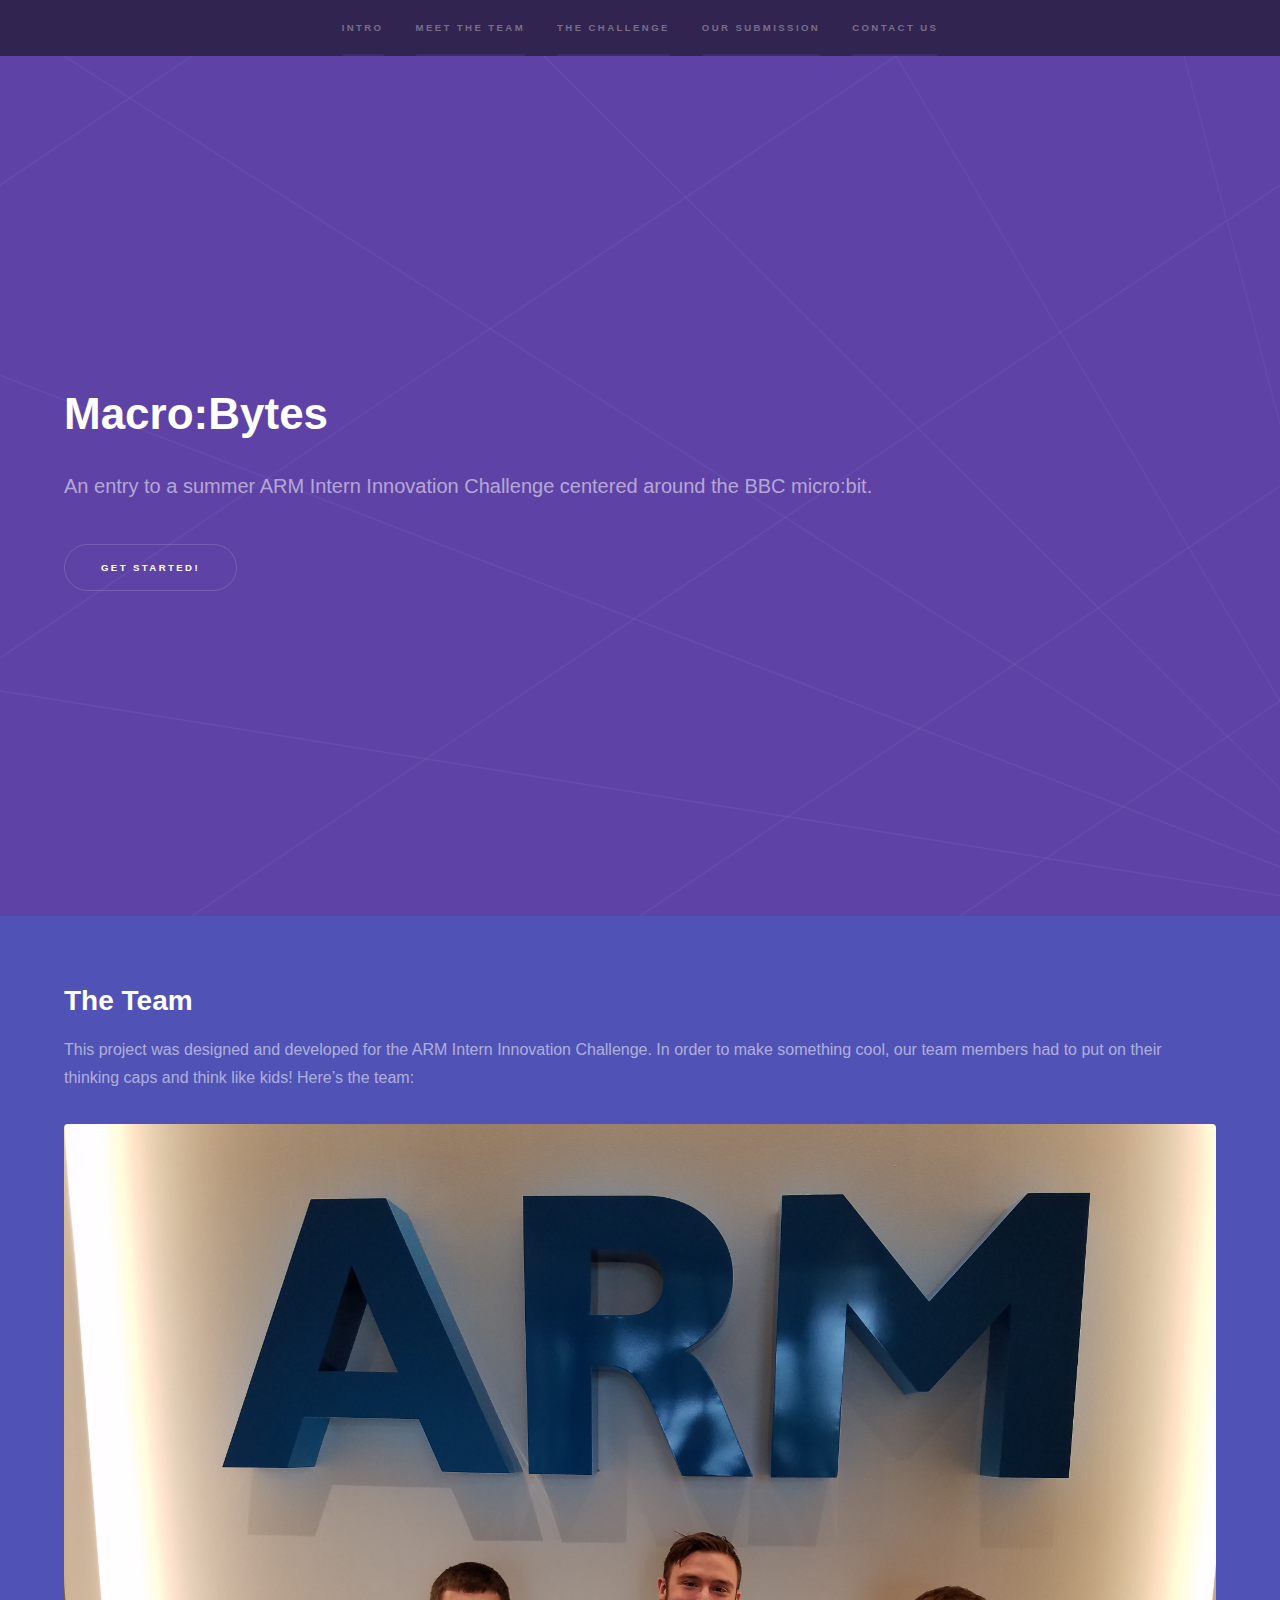
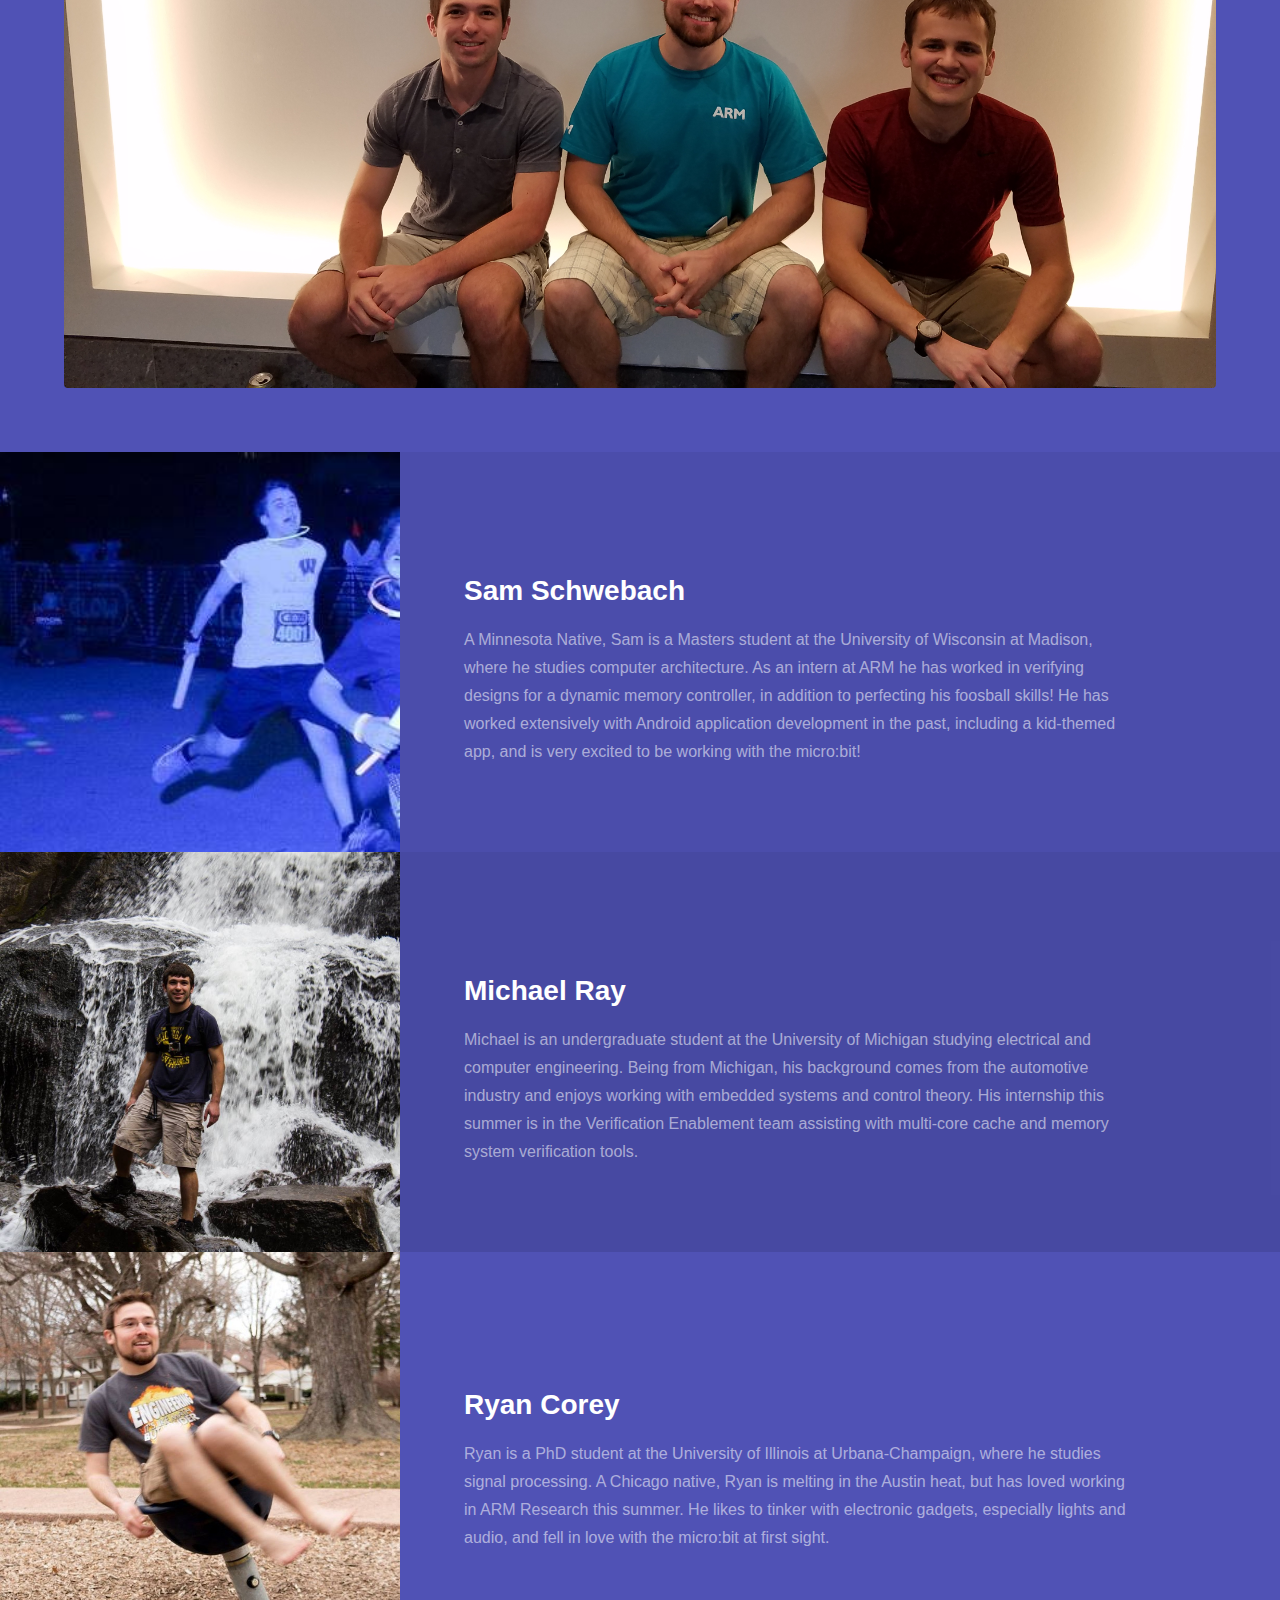
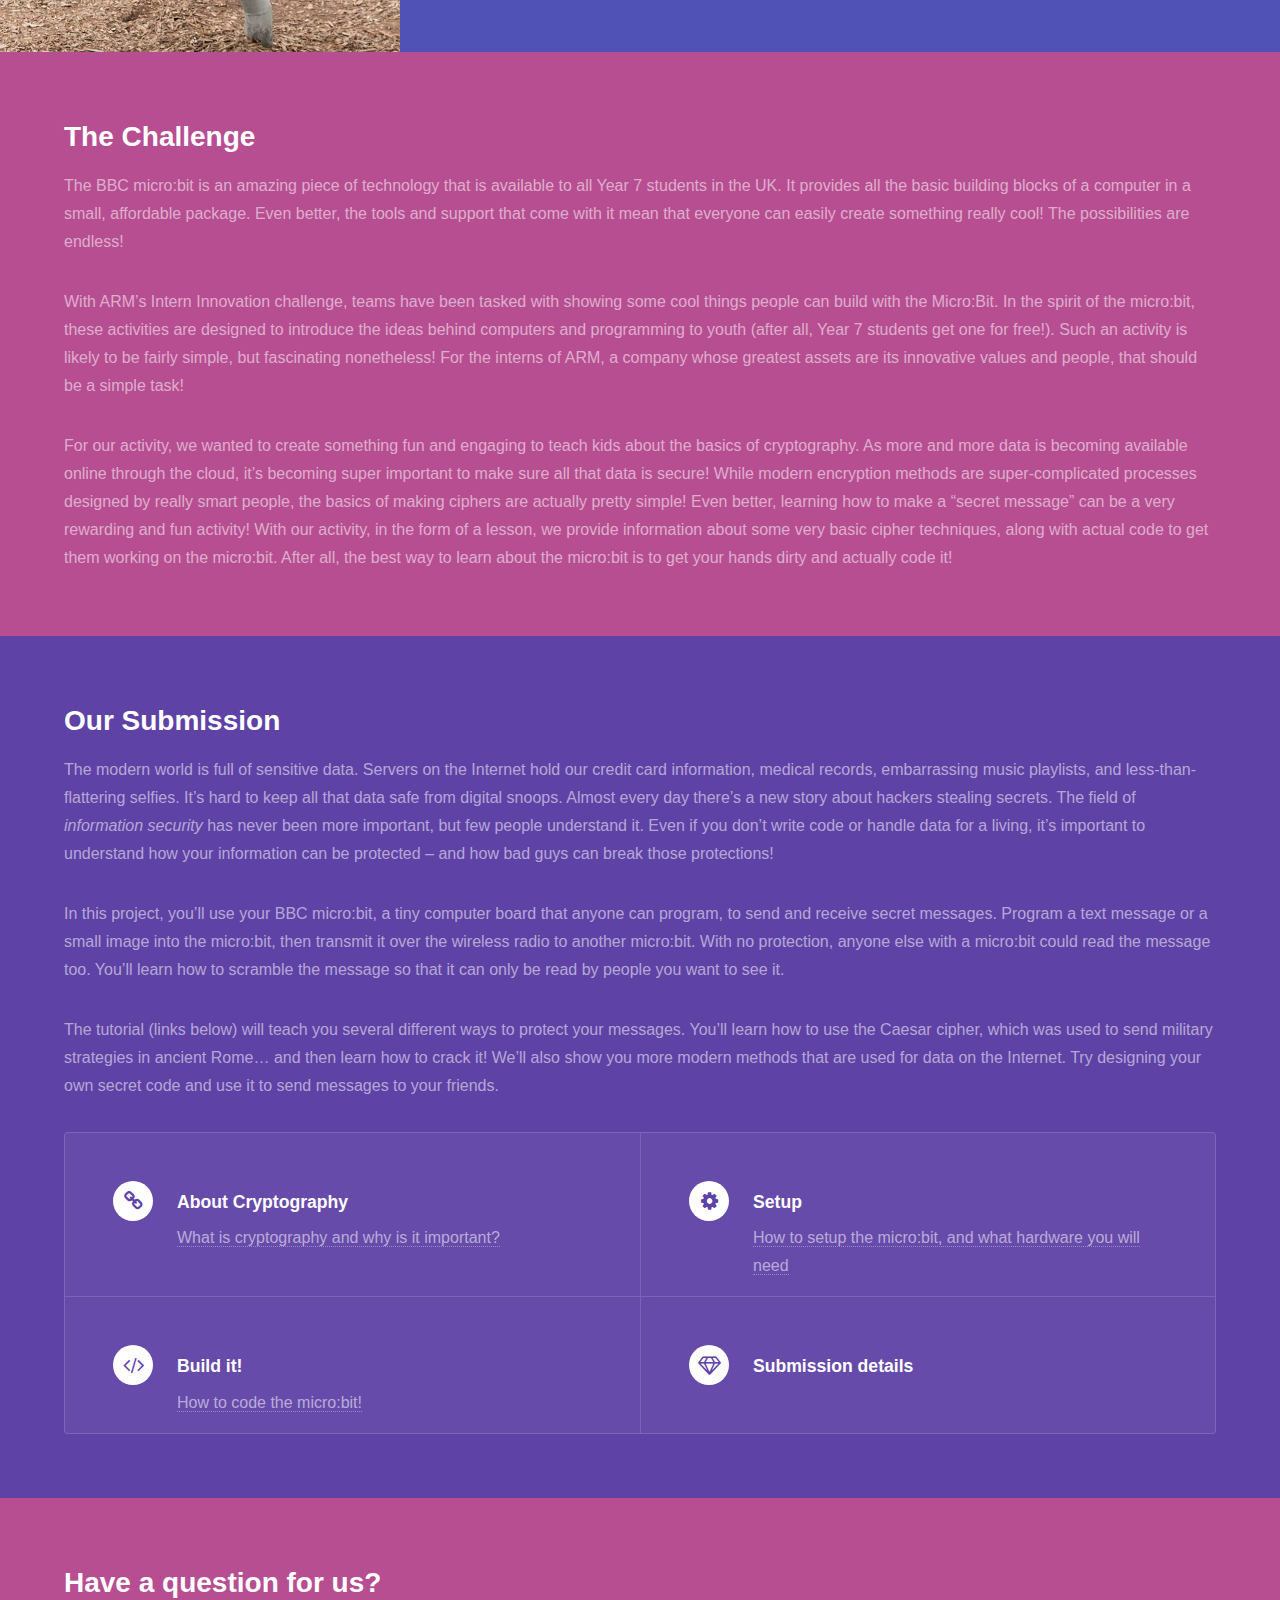
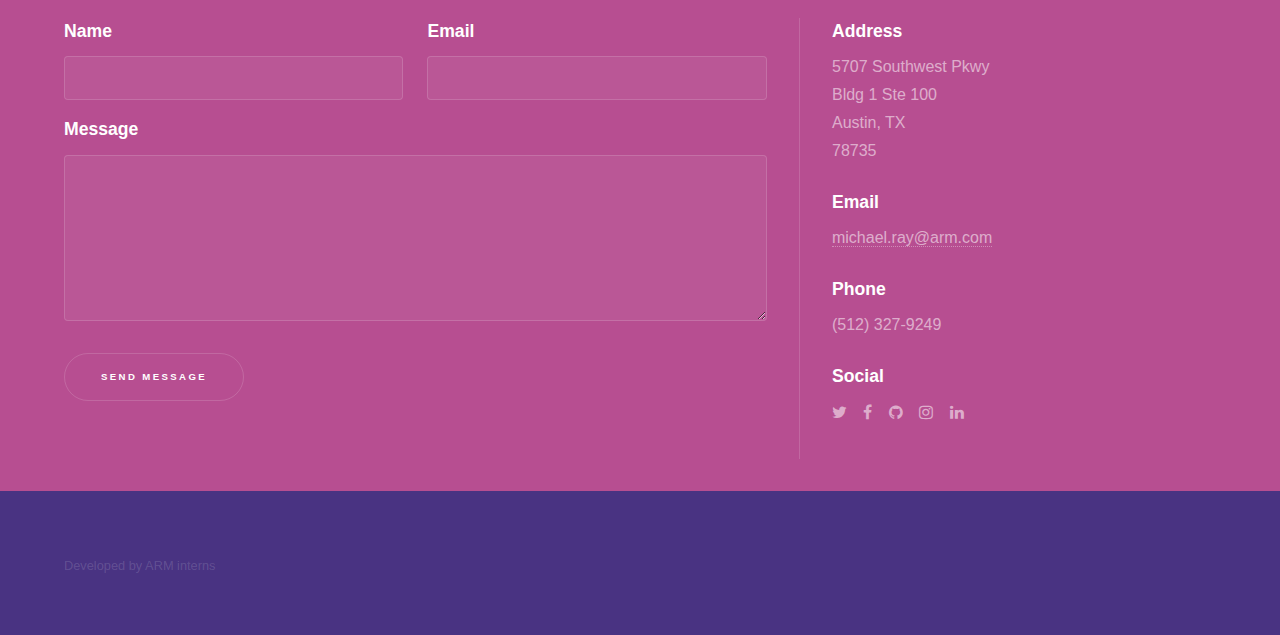
<file: index.html>
<!DOCTYPE HTML>
<html>
	<head>
		<title>Macro:Bytes</title>
		<meta charset="utf-8" />
		<meta name="viewport" content="width=device-width, initial-scale=1" />
		<!--[if lte IE 8]><script src="assets/js/ie/html5shiv.js"></script><![endif]-->
		<link rel="stylesheet" href="assets/css/main.css" />
		<link rel="icon" href="images/favicon.png">
		<!--[if lte IE 9]><link rel="stylesheet" href="assets/css/ie9.css" /><![endif]-->
		<!--[if lte IE 8]><link rel="stylesheet" href="assets/css/ie8.css" /><![endif]-->
	</head>
	<body>

		<!-- Sidebar -->
			<section id="sidebar">
				<div class="inner">
					<nav>
						<ul>
							<li><a href="#intro">Intro</a></li>
							<li><a href="#team">Meet the team</a></li>
							<li><a href="#challenge">The challenge</a></li>
							<li><a href="#submission">Our submission</a></li>
							<li><a href="#contact">Contact Us</a></li>
						</ul>
					</nav>
				</div>
			</section>

		<!-- Wrapper -->
			<div id="wrapper">

				<!-- Intro -->
				<section id="intro" class="wrapper style1 fullscreen fade-up">
					<div class="inner">
						<h1>Macro:Bytes</h1>
						<p>An entry to a summer ARM Intern Innovation Challenge centered around the BBC micro:bit.</p>
						<ul class="actions">
							<li><a href="#team" class="button scrolly">Get Started!</a></li>
						</ul>
					</div>
				</section>

				<!-- team -->
				<section id="team" class="wrapper style2 spotlights">
					<div class="inner">
						<h2>The Team</h2>
						This project was designed and developed for the ARM Intern Innovation Challenge. In order to make something cool, our team members had to put on their thinking caps and think like kids! Here’s the team:<p>
							<div class="12u$"><span class="image fit" ><img src="images/team_pic.jpg" alt="" /></span></div></p>
					</div>
					<section>
						<a href="#" class="image fit" style="margin-bottom: 0em;"><img src="images/sam.jpg" alt="" data-position="center center" /></a>
						<div class="content">
							<div class="inner">
								<h2>Sam Schwebach</h2>
								A Minnesota Native, Sam is a Masters student at the University of Wisconsin at Madison, where he studies computer architecture. As an intern at ARM he has worked in verifying designs for a dynamic memory controller, in addition to perfecting his foosball skills! He has worked extensively with Android application development in the past, including a kid-themed app, and is very excited to be working with the micro:bit!
							</div>
						</div>
					</section>
					<section>
						<a href="#" class="image fit" style="margin-bottom: 0em;"><img src="images/michael.jpg" alt="" data-position="top center" /></a>
						<div class="content">
							<div class="inner">
								<h2>Michael Ray</h2>
								Michael is an undergraduate student at the University of Michigan studying electrical and computer engineering. Being from Michigan, his background comes from the automotive industry and enjoys working with embedded systems and control theory. His internship this summer is in the Verification Enablement team assisting with multi-core cache and memory system verification tools.
								<!-- <ul class="actions">
									<li><a href="#" class="button">Login</a></li>
								</ul> -->
							</div>
						</div>
					</section>
					<section>
						<a href="#" class="image fit" style="margin-bottom: 0em;"><img src="images/ryan.jpg" alt="" data-position="top center" /></a>
						<div class="content">
							<div class="inner">
								<h2>Ryan Corey</h2>
								Ryan is a PhD student at the University of Illinois at Urbana-Champaign, where he studies signal processing. A Chicago native, Ryan is melting in the Austin heat, but has loved working in ARM Research this summer. He likes to tinker with electronic gadgets, especially lights and audio, and fell in love with the micro:bit at first sight.
								<!-- <ul class="actions">
									<li><a href="#" class="button">Login</a></li>
								</ul> -->
							</div>
						</div>
					</section>
				</section>

				<!-- challenge -->
				<section id="challenge" class="wrapper style3 fade-up">
					<div class="inner">
						<h2>The Challenge</h2>
The BBC micro:bit is an amazing piece of technology that is available to all Year 7 students in the UK. It provides all the basic building blocks of a computer in a small, affordable package. Even better, the tools and support that come with it mean that everyone can easily create something really cool! The possibilities are endless! <p><p>
With ARM’s Intern Innovation challenge, teams have been tasked with showing some cool things people can build with the Micro:Bit. In the spirit of the micro:bit, these activities are designed to introduce the ideas behind computers and programming to youth (after all, Year 7 students get one for free!). Such an activity is likely to be fairly simple, but fascinating nonetheless! For the interns of ARM, a company whose greatest assets are its innovative values and people, that should be a simple task!<p>
For our activity, we wanted to create something fun and engaging to teach kids about the basics of cryptography. As more and more data is becoming available online through the cloud, it’s becoming super important to make sure all that data is secure! While modern encryption methods are super-complicated processes designed by really smart people, the basics of making ciphers are actually pretty simple! Even better, learning how to make a “secret message” can be a very rewarding and fun activity! With our activity, in the form of a lesson, we provide information about some very basic cipher techniques, along with actual code to get them working on the micro:bit. After all, the best way to learn about the micro:bit is to get your hands dirty and actually code it!<p> 

					</div>
				</section>

				<!-- submission -->
				<section id="submission" class="wrapper style1 fade-up">
					<div class="inner">
						<h2>Our Submission</h2>
						<p>
							The modern world is full of sensitive data. Servers on the Internet hold our credit card information, medical records, embarrassing music playlists, and less-than-flattering selfies. It’s hard to keep all that data safe from digital snoops. Almost every day there’s a new story about hackers stealing secrets. The field of <i>information security</i> has never been more important, but few people understand it. Even if you don’t write code or handle data for a living, it’s important to understand how your information can be protected – and how bad guys can break those protections!
						</p><p>
						In this project, you’ll use your BBC micro:bit, a tiny computer board that anyone can program, to send and receive secret messages. Program a text message or a small image into the micro:bit, then transmit it over the wireless radio to another micro:bit. With no protection, anyone else with a micro:bit could read the message too. You’ll learn how to scramble the message so that it can only be read by people you want to see it.</p><p>
						The tutorial (links below) will teach you several different ways to protect your messages. You’ll learn how to use the Caesar cipher, which was used to send military strategies in ancient Rome… and then learn how to crack it! We’ll also show you more modern methods that are used for data on the Internet. Try designing your own secret code and use it to send messages to your friends.</p>
						<p>
						<div class="features">
							<section>
								<a href="about.html">
								<span class="icon major fa-chain"></span>
								<h3>About Cryptography</h3>
								What is cryptography and why is it important?
								</a>
							</section>
							<section>
								<a href="setup.html">
								<span class="icon major fa-cog"></span>
								<h3>Setup</h3>
								How to setup the micro:bit, and what hardware you will need
								</a>
							</section>
							<section>
								<a href="build.html">
								<span class="icon major fa-code"></span>
								<h3>Build it!</h3>
								How to code the micro:bit!
								</a>
							</section>
							<section>
								<a href="submission.html">
								<span class="icon major fa-diamond"></span>
								<h3>Submission details</h3>

								</a>
							</section>
						</div>
					</div>
				</section>

				<!-- Three -->
					<section id="contact" class="wrapper style3 fade-up">
						<div class="inner">
							<h2>Have a question for us?</h2>
							<!-- <p>Kyle and Laura aren't allowed to comment.</p> -->
							<div class="split style1">
								<section>
									<form method="post" action="#">
										<div class="field half first">
											<label for="name">Name</label>
											<input type="text" name="name" id="name" />
										</div>
										<div class="field half">
											<label for="email">Email</label>
											<input type="text" name="email" id="email" />
										</div>
										<div class="field">
											<label for="message">Message</label>
											<textarea name="message" id="message" rows="5"></textarea>
										</div>
										<ul class="actions">
											<li><a href="" class="button submit">Send Message</a></li>
										</ul>
									</form>
								</section>
								<section>
									<ul class="contact">
										<li>
											<h3>Address</h3>
											<span>5707 Southwest Pkwy<br />
											Bldg 1 Ste 100<br />
											Austin, TX<br />
											78735</span>
										</li>
										<li>
											<h3>Email</h3>
											<a href="#">michael.ray@arm.com</a>
										</li>
										<li>
											<h3>Phone</h3>
											<span>(512) 327-9249</span>
										</li>
										<li>
											<h3>Social</h3>
											<ul class="icons">
												<li><a href="#" class="fa-twitter"><span class="label">Twitter</span></a></li>
												<li><a href="#" class="fa-facebook"><span class="label">Facebook</span></a></li>
												<li><a href="#" class="fa-github"><span class="label">GitHub</span></a></li>
												<li><a href="#" class="fa-instagram"><span class="label">Instagram</span></a></li>
												<li><a href="#" class="fa-linkedin"><span class="label">LinkedIn</span></a></li>
											</ul>
										</li>
									</ul>
								</section>
							</div>
						</div>
					</section>

			</div>

		<!-- Footer -->
			<footer id="footer" class="wrapper style1-alt">
				<div class="inner">
					<ul class="menu">
						Developed by ARM interns
					</ul>
				</div>
			</footer>
	</body>
</html>
</file>
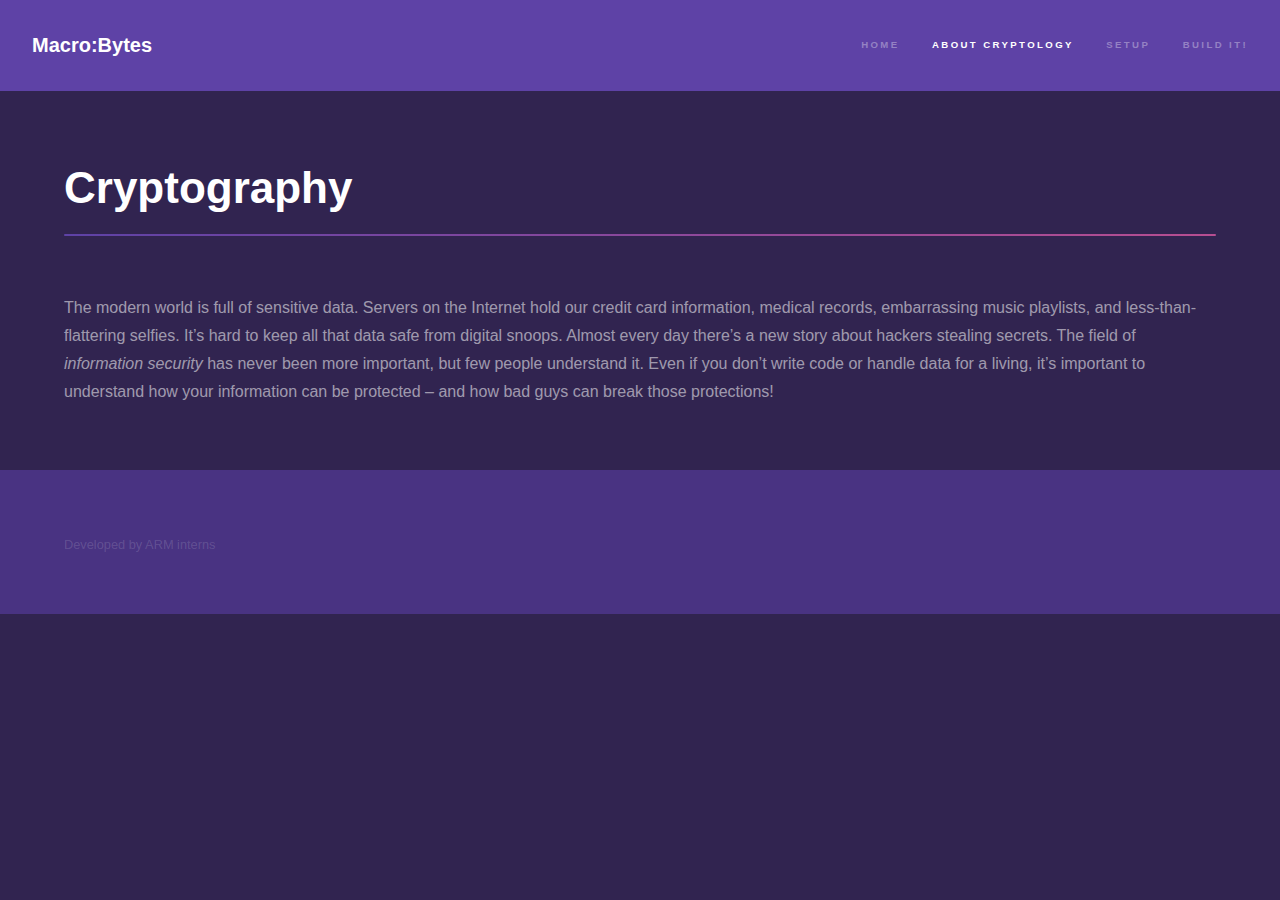
<file: about.html>
<!DOCTYPE HTML>
<!--
	Hyperspace by HTML5 UP
	html5up.net | @ajlkn
	Free for personal and commercial use under the CCA 3.0 license (html5up.net/license)
-->
<html>
	<head>
		<title>Macro:Bytes</title>
		<meta charset="utf-8" />
		<meta name="viewport" content="width=device-width, initial-scale=1" />
		<!--[if lte IE 8]><script src="assets/js/ie/html5shiv.js"></script><![endif]-->
		<link rel="stylesheet" href="assets/css/main.css" />
		<link rel="icon" href="images/favicon.png">
		<!--[if lte IE 9]><link rel="stylesheet" href="assets/css/ie9.css" /><![endif]-->
		<!--[if lte IE 8]><link rel="stylesheet" href="assets/css/ie8.css" /><![endif]-->
	</head>
	<body>

		<!-- Header -->
			<header id="header">
				<a href="index.html" class="title">Macro:Bytes</a>
				<nav>
					<ul>
						<li><a href="index.html">Home</a></li>
						<li><a href="about.html" class="active">About Cryptology</a></li>
						<li><a href="setup.html">Setup</a></li>
						<li><a href="build.html">Build it!</a></li>
					</ul>
				</nav>
			</header>

		<!-- Wrapper -->
			<div id="wrapper">

				<!-- Main -->
					<section id="main" class="wrapper">
						<div class="inner">
							<h1 class="major">Cryptography</h1>
							<p>
								The modern world is full of sensitive data. Servers on the Internet hold our credit card information, medical records, embarrassing music playlists, and less-than-flattering selfies. It’s hard to keep all that data safe from digital snoops. Almost every day there’s a new story about hackers stealing secrets. The field of <i>information security</i> has never been more important, but few people understand it. Even if you don’t write code or handle data for a living, it’s important to understand how your information can be protected – and how bad guys can break those protections!
							</p>
						</div>
					</section>

			</div>

		<!-- Footer -->
			<footer id="footer" class="wrapper style1-alt">
				<div class="inner">
					<ul class="menu">
						Developed by ARM interns
					</ul>
				</div>
			</footer>

		<!-- Scripts -->
			<script src="assets/js/jquery.min.js"></script>
			<script src="assets/js/jquery.scrollex.min.js"></script>
			<script src="assets/js/jquery.scrolly.min.js"></script>
			<script src="assets/js/skel.min.js"></script>
			<script src="assets/js/util.js"></script>
			<!--[if lte IE 8]><script src="assets/js/ie/respond.min.js"></script><![endif]-->
			<script src="assets/js/main.js"></script>

	</body>
</html>
</file>
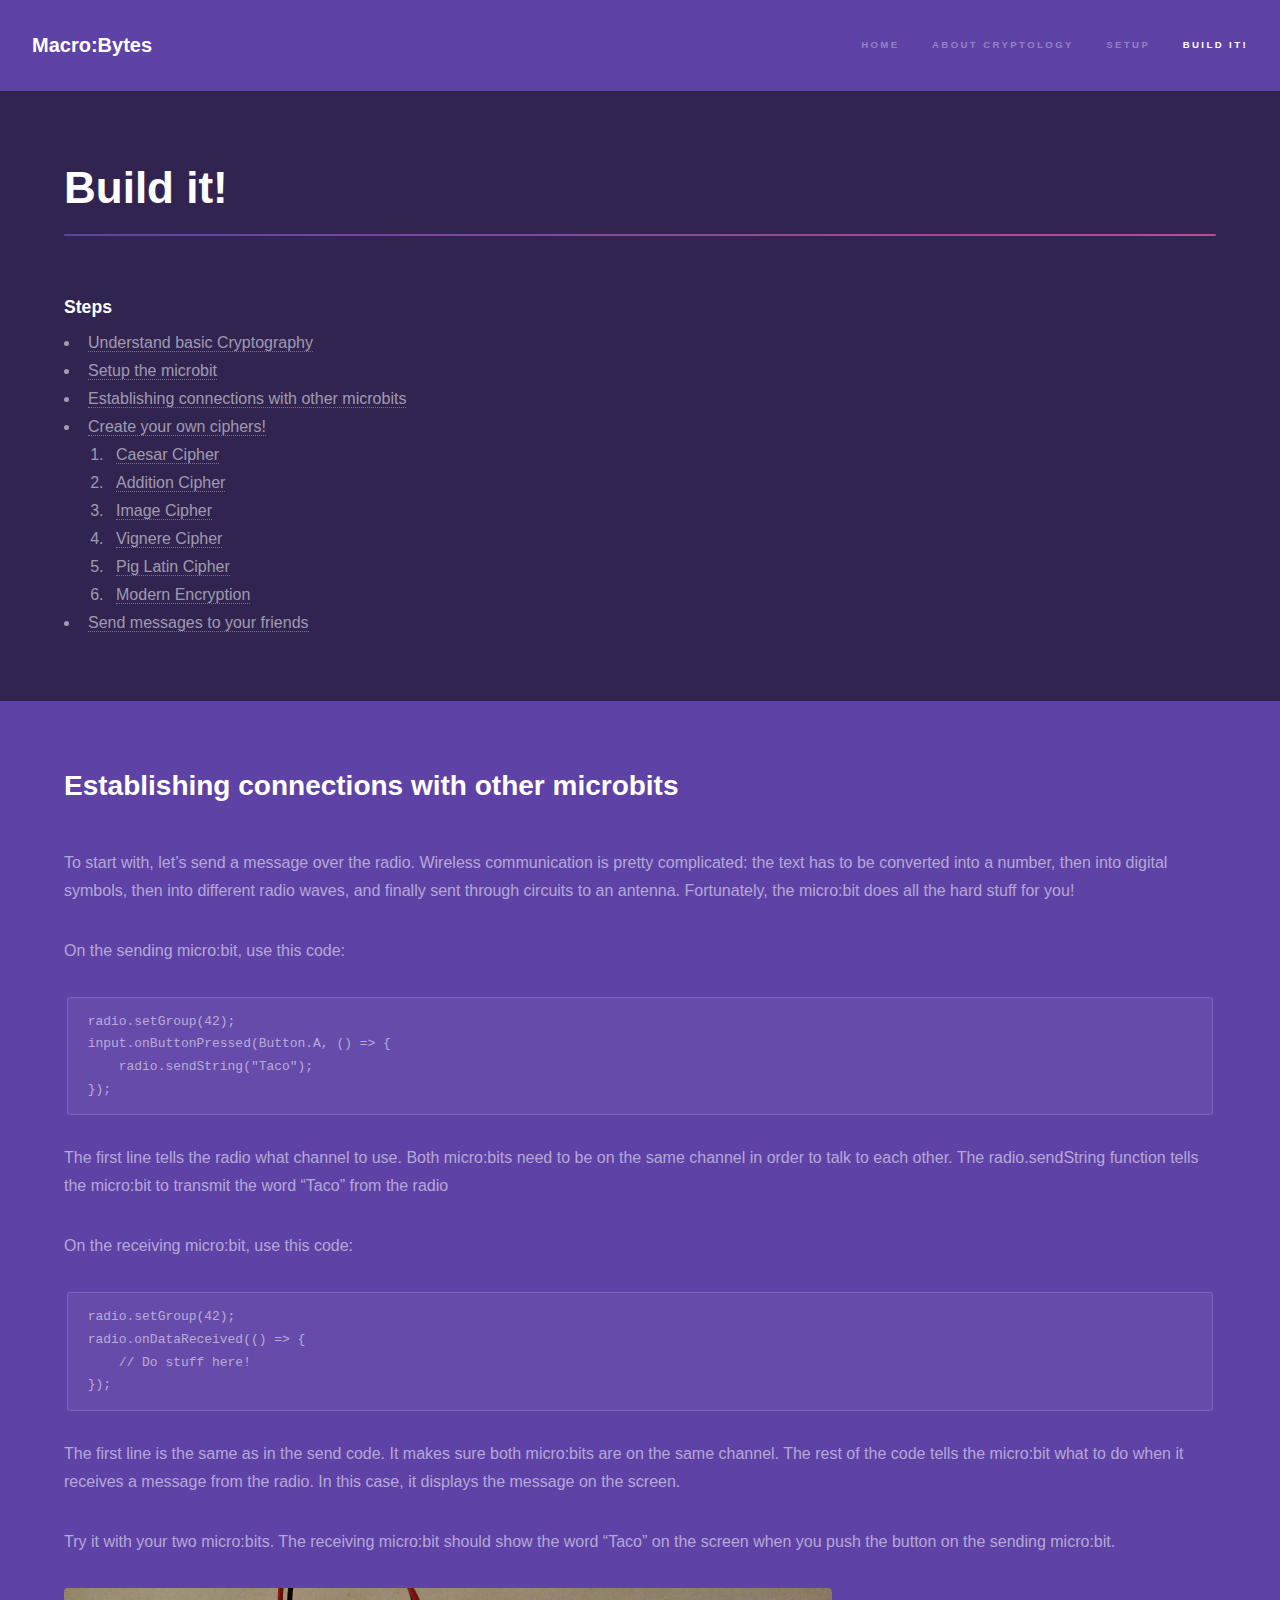
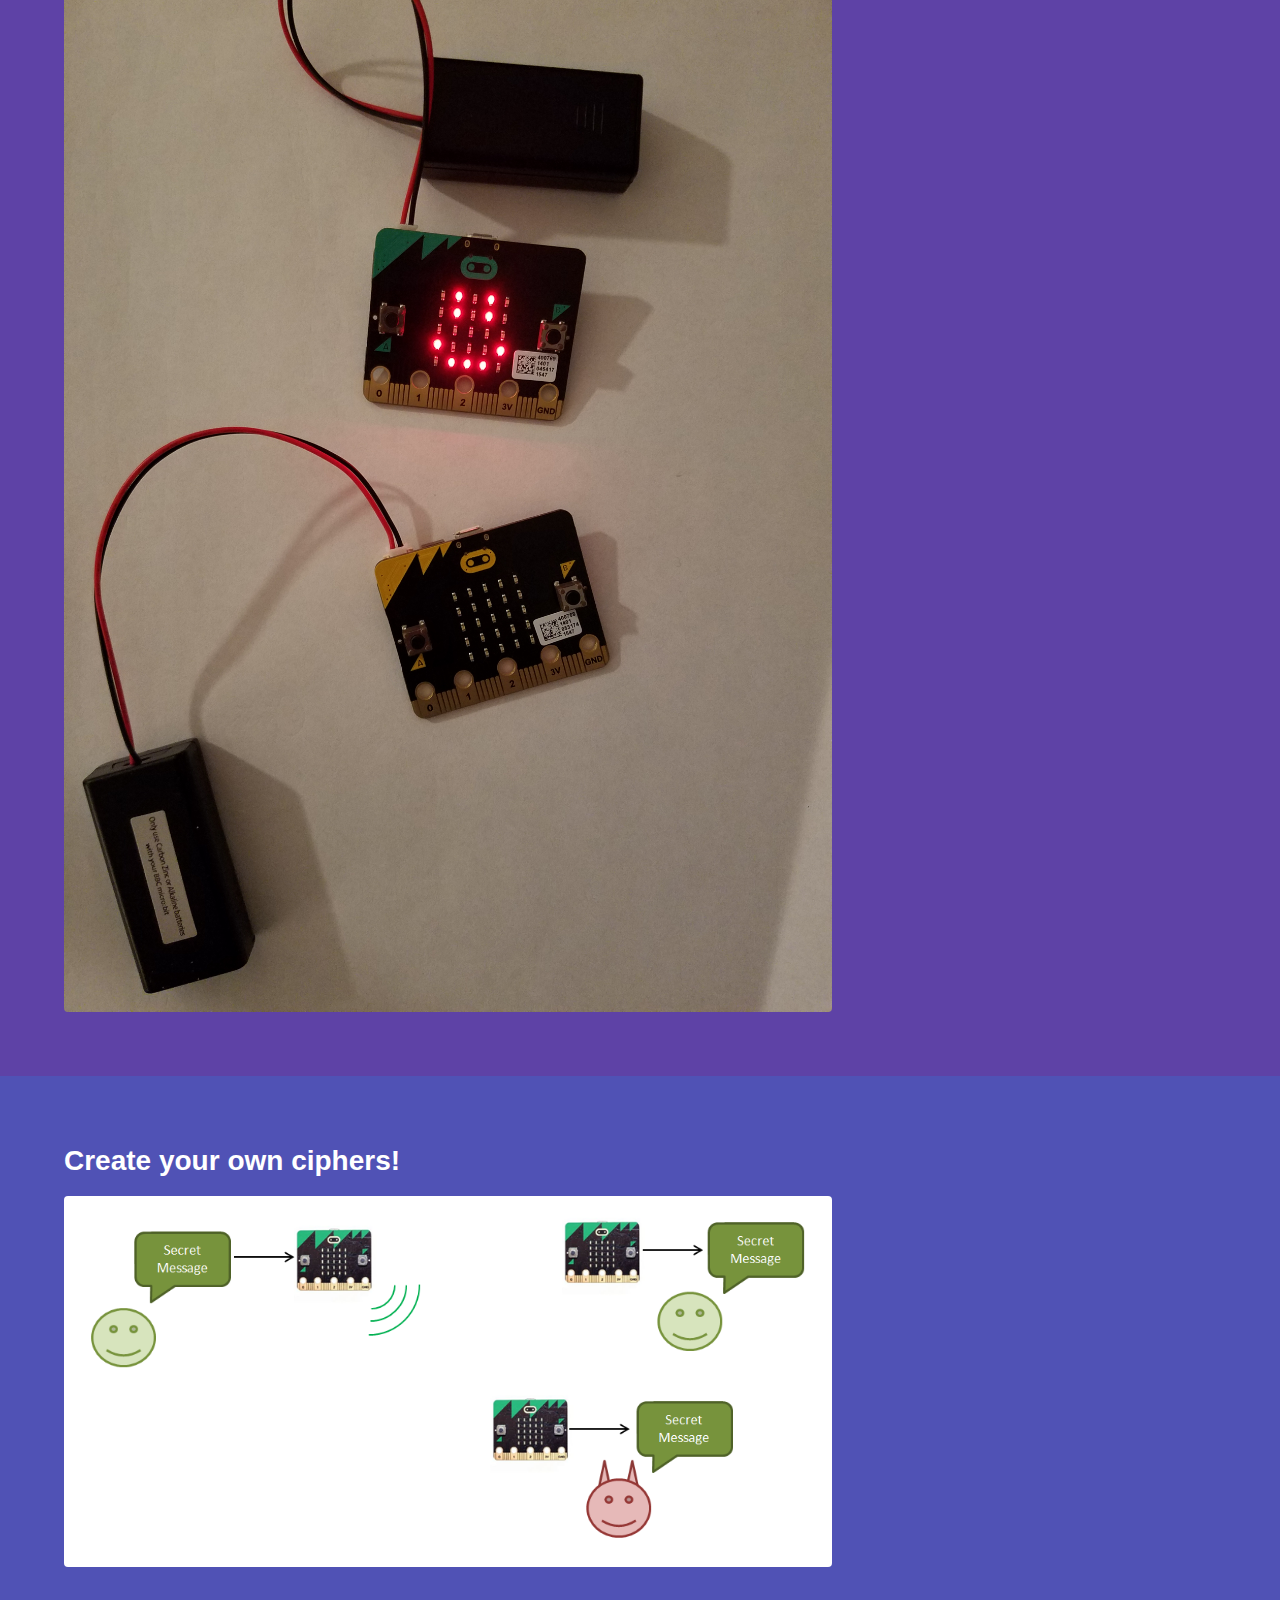
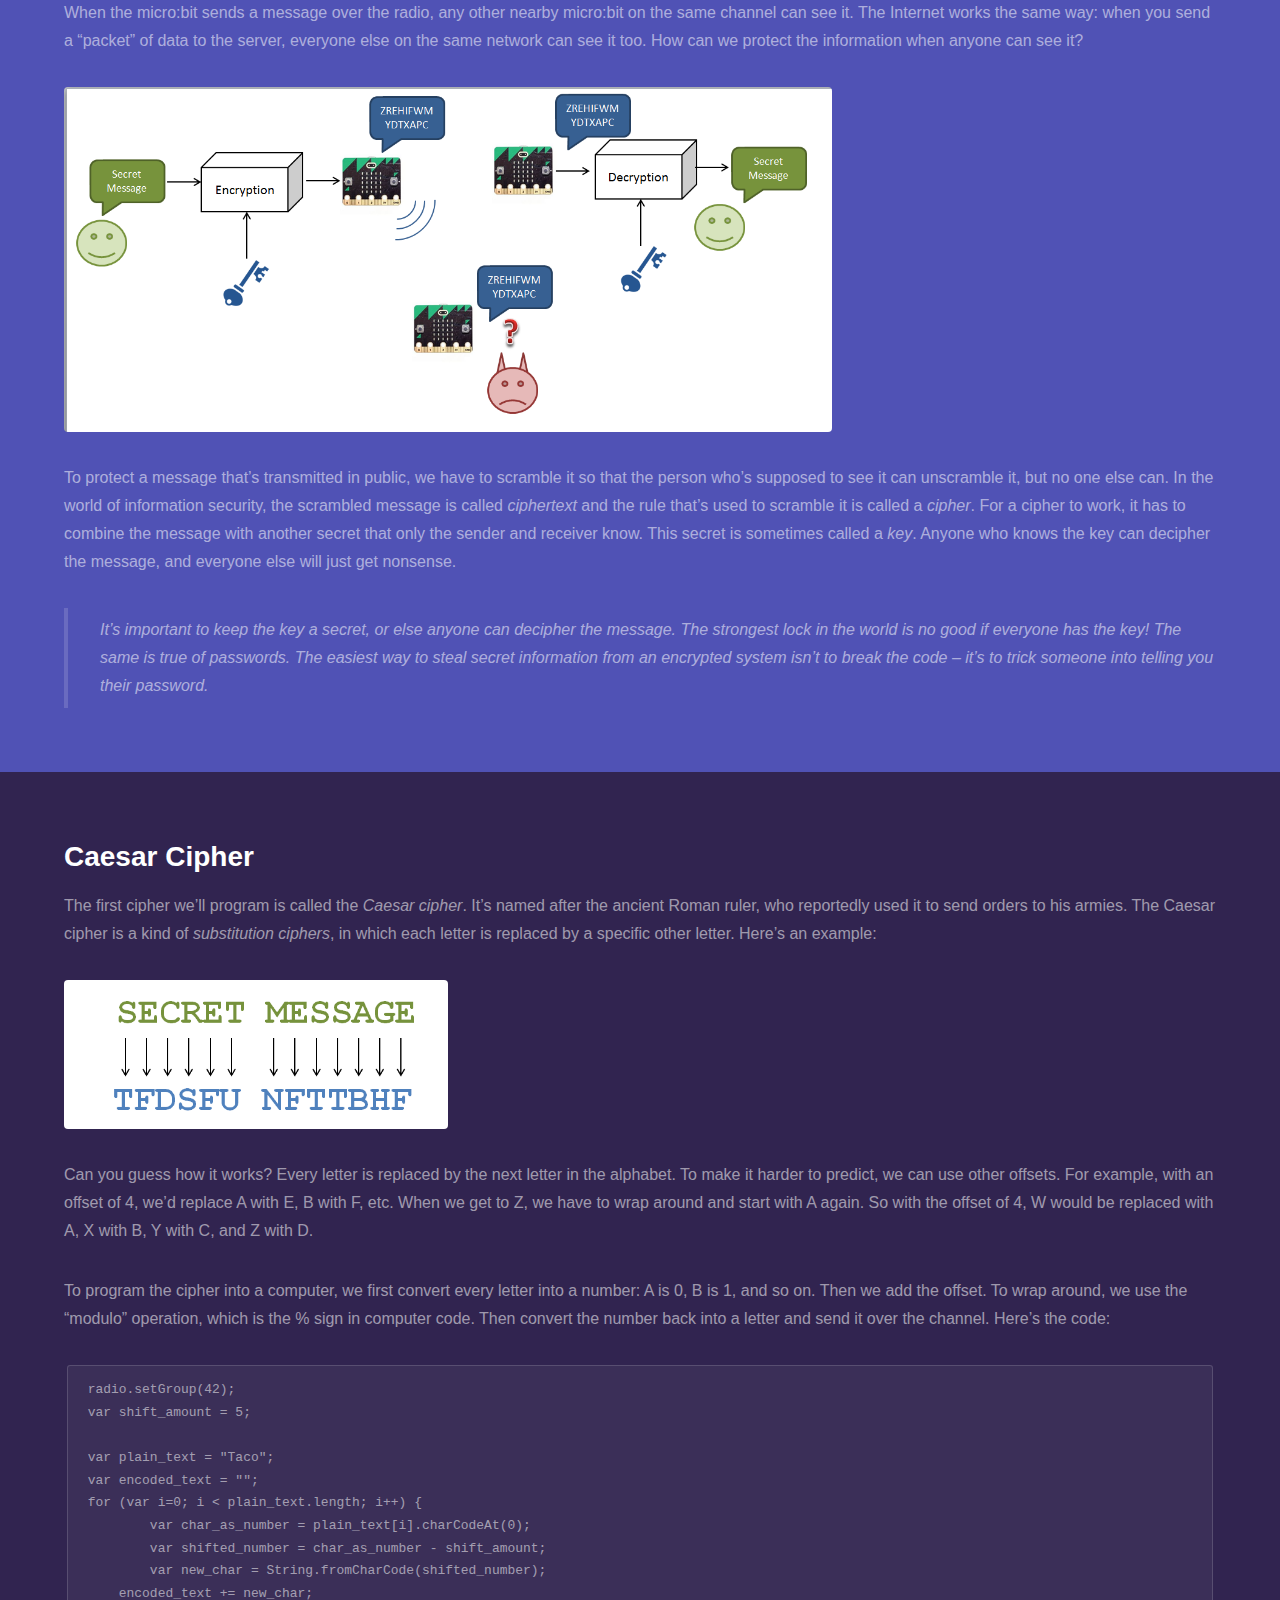
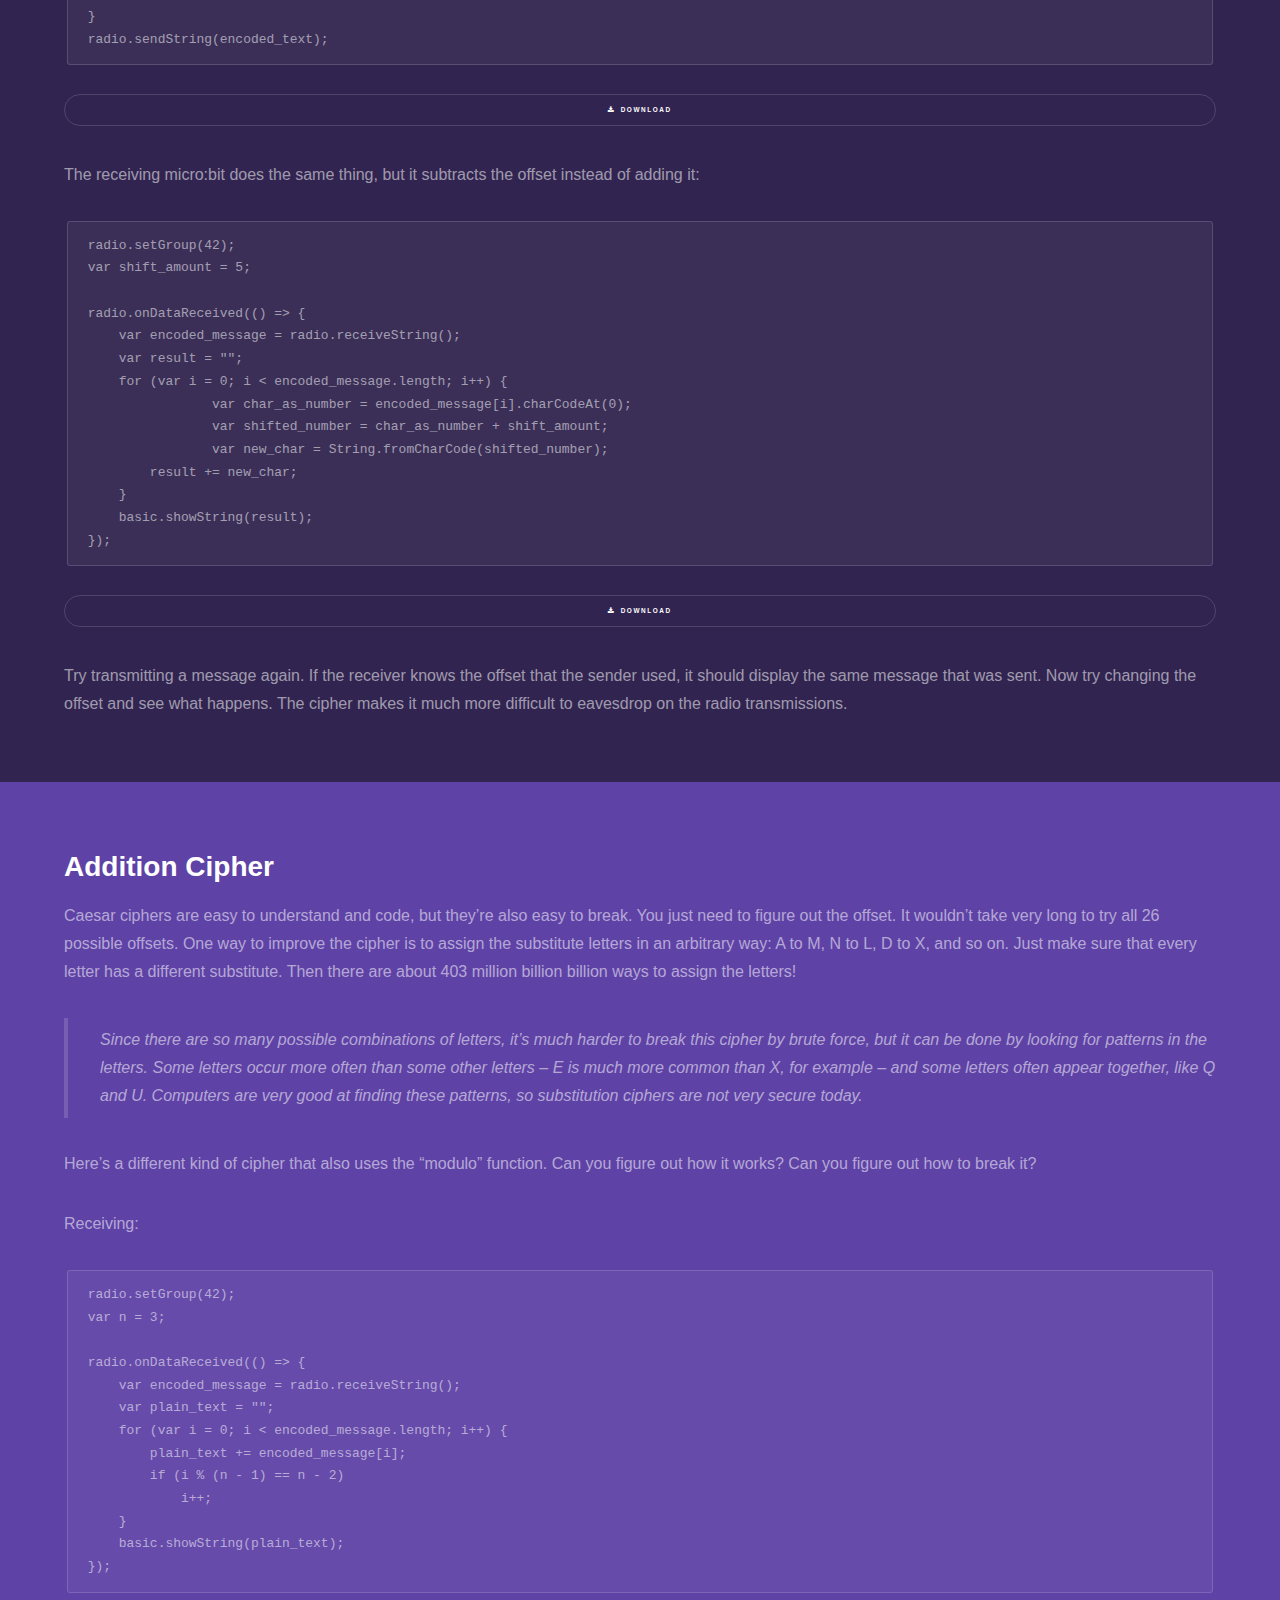
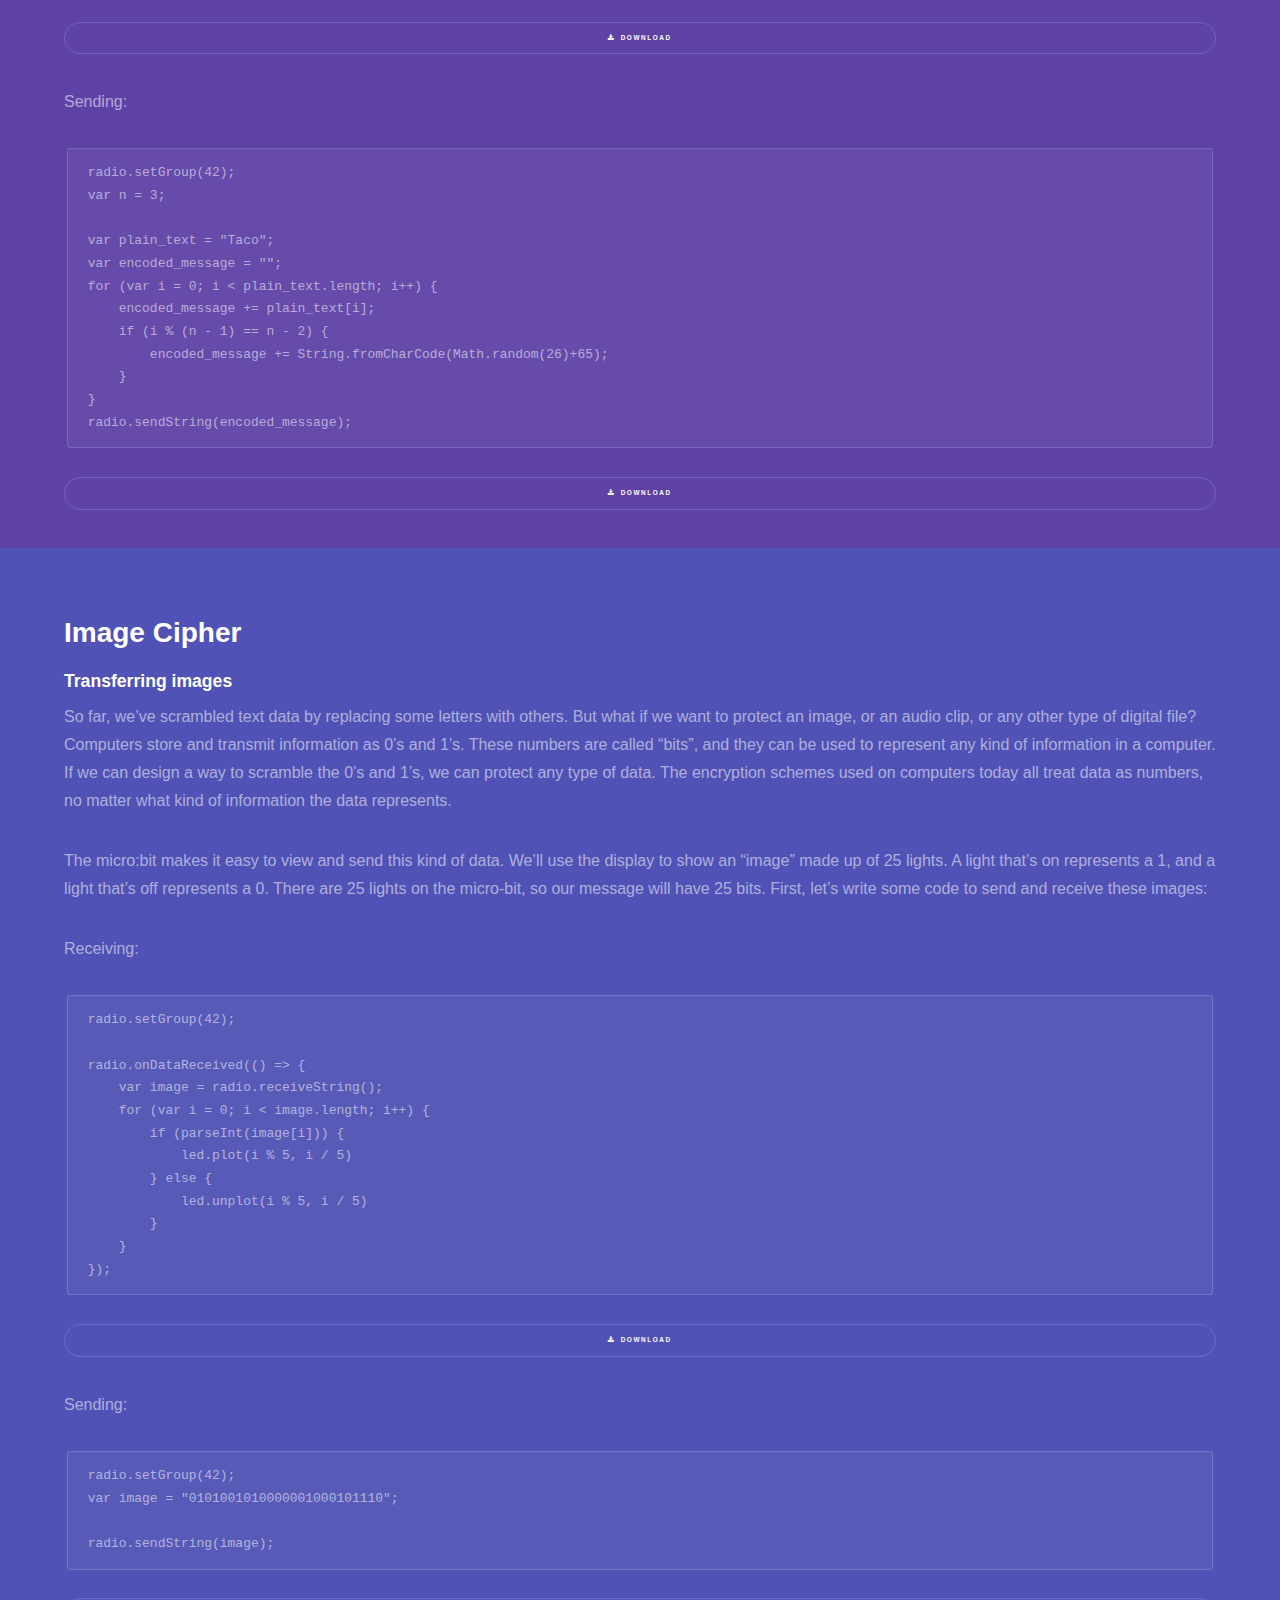
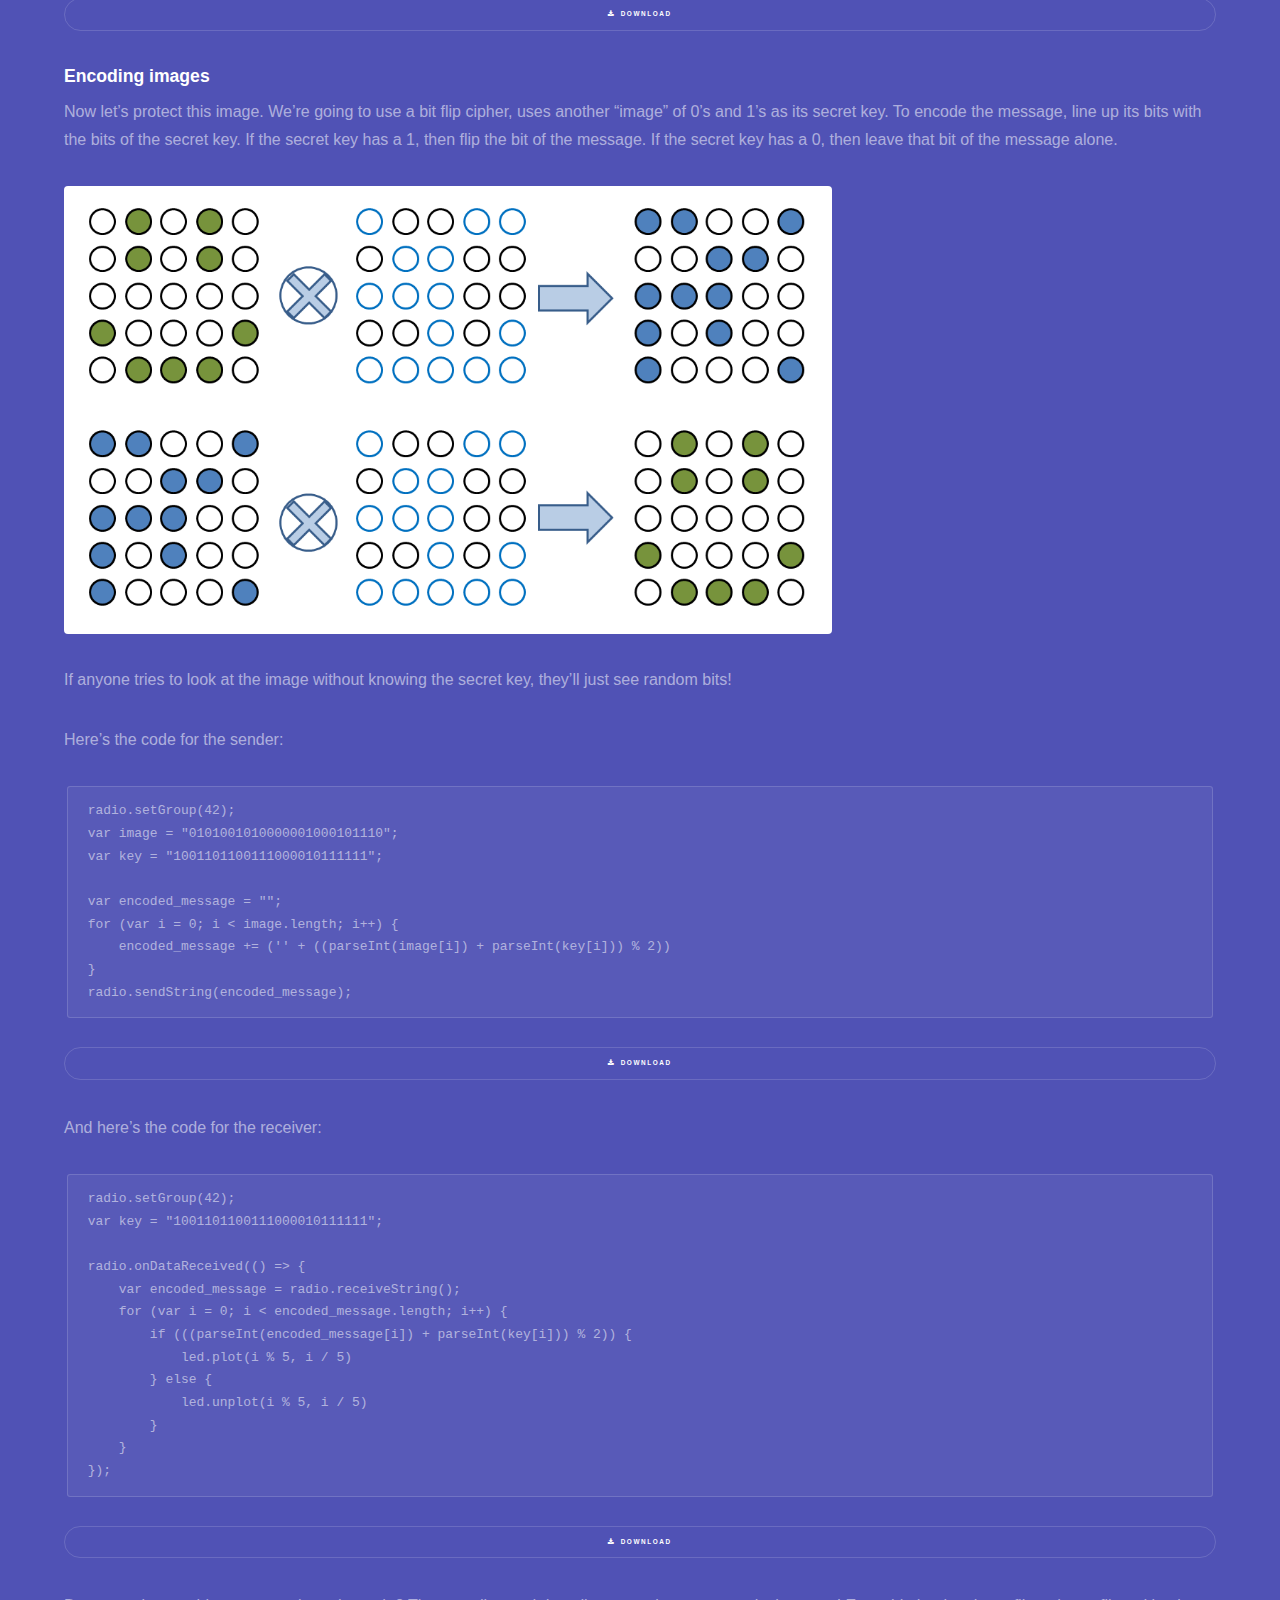
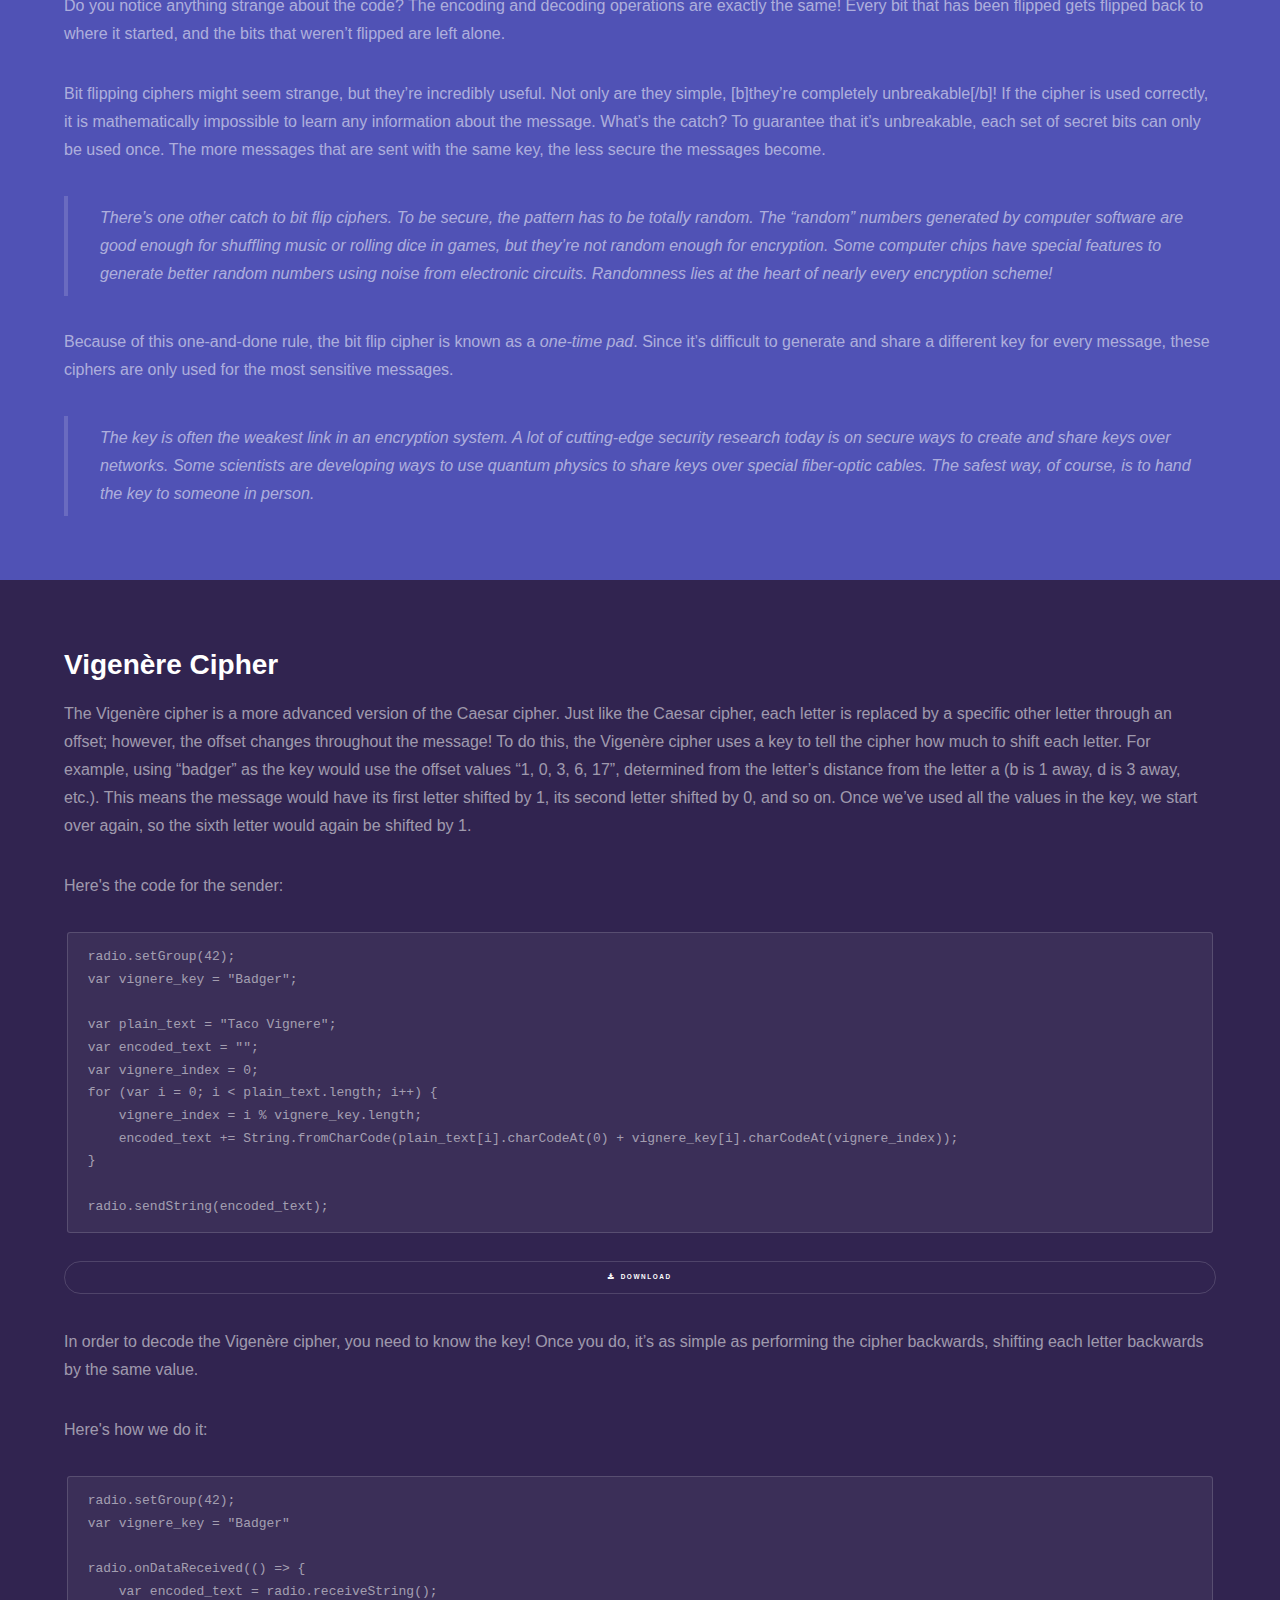
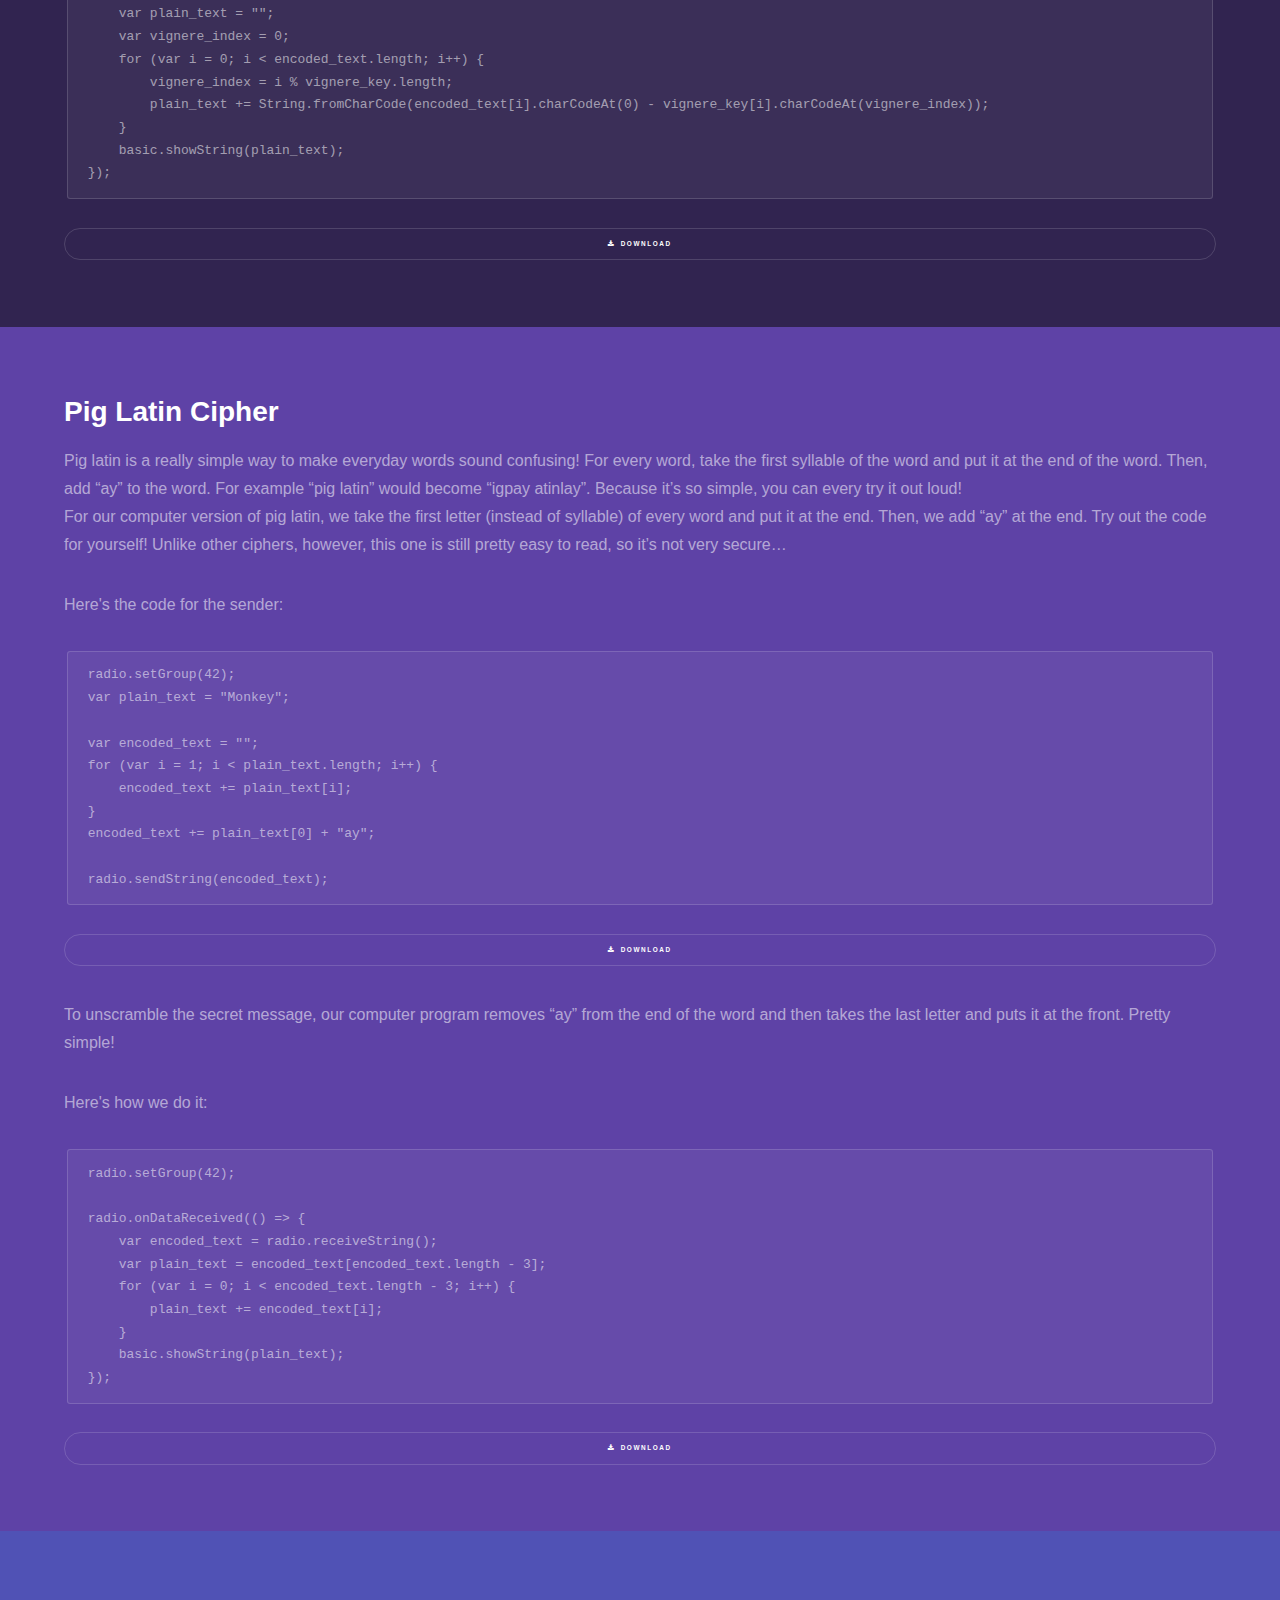
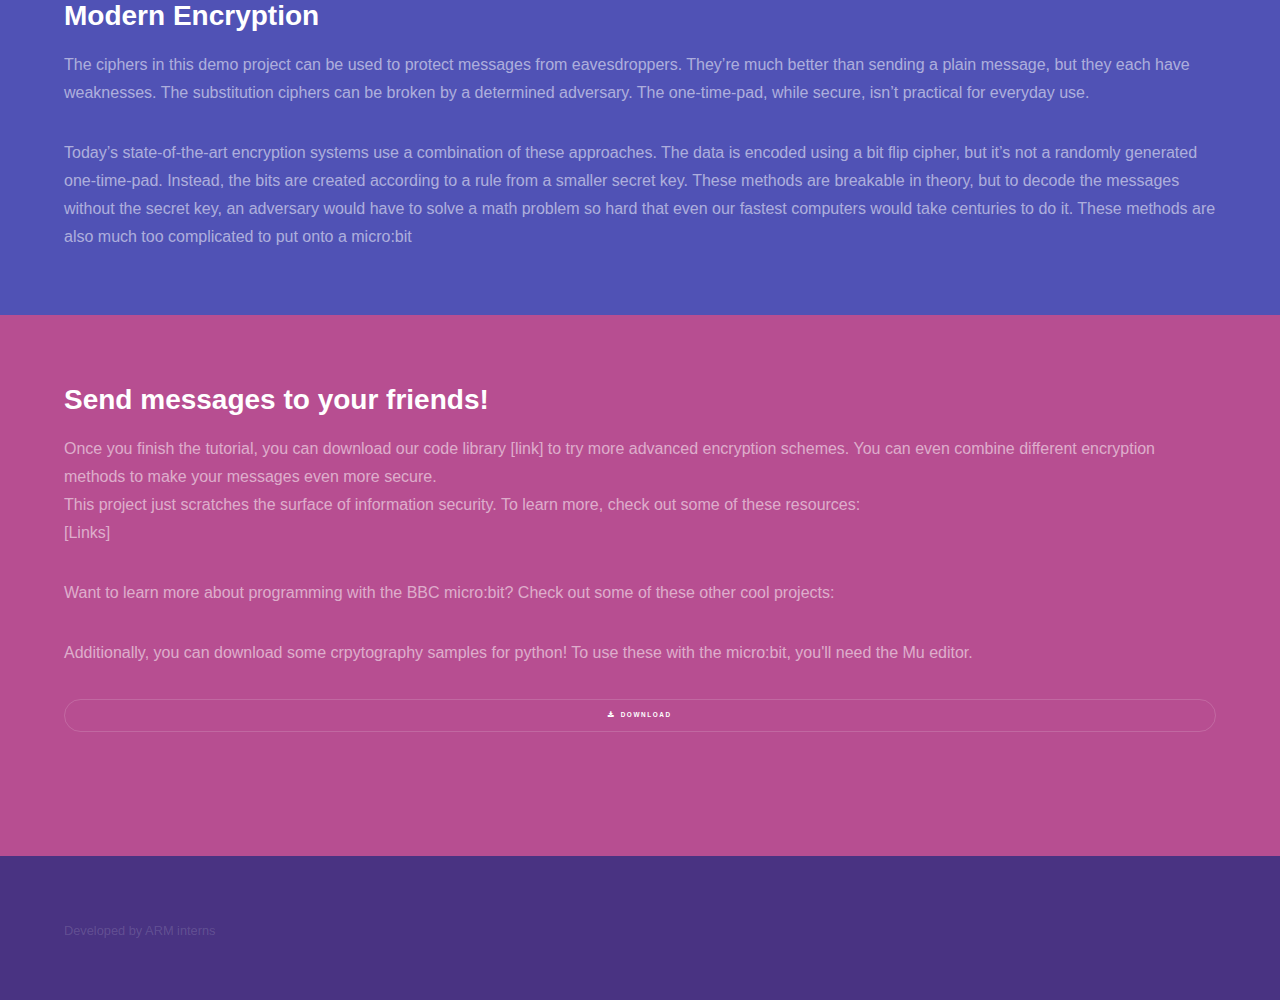
<file: build.html>
<!DOCTYPE HTML>
<!--
	Hyperspace by HTML5 UP
	html5up.net | @ajlkn
	Free for personal and commercial use under the CCA 3.0 license (html5up.net/license)
-->
<html>
	<head>
		<title>Macro:Bytes</title>
		<meta charset="utf-8" />
		<meta name="viewport" content="width=device-width, initial-scale=1" />
		<!--[if lte IE 8]><script src="assets/js/ie/html5shiv.js"></script><![endif]-->
		<link rel="stylesheet" href="assets/css/main.css" />
		<link rel="icon" href="images/favicon.png">
		<!--[if lte IE 9]><link rel="stylesheet" href="assets/css/ie9.css" /><![endif]-->
		<!--[if lte IE 8]><link rel="stylesheet" href="assets/css/ie8.css" /><![endif]-->
	</head>
	<body>

		<!-- Header -->
			<header id="header">
				<a href="index.html" class="title">Macro:Bytes</a>
				<nav>
					<ul>
						<li><a href="index.html">Home</a></li>
						<li><a href="about.html" >About Cryptology</a></li>
						<li><a href="setup.html">Setup</a></li>
						<li><a href="build.html" class="active">Build it!</a></li>
					</ul>
				</nav>
			</header>

		<!-- Wrapper -->
			<div id="wrapper">

				<!-- Main -->
					<section id="contents" class="wrapper">
						<div class="inner">
							<h1 class="major">Build it!</h1>

							<!-- Text -->
								<section>
									<div class="row">
										<div class="6u 12u$(medium)">
											<h3>Steps</h3>
											<ul>
												<li><a href="about.html">Understand basic Cryptography</a></li>
												<li><a href="setup.html">Setup the microbit</a></li>
												<li><a href="#radio">Establishing connections with other microbits</a></li>
												<li><a href="#ciphers">Create your own ciphers!</a>
												<ol style="margin-bottom: 0em;">
													<li><a href="#caesar">Caesar Cipher</a></li>
													<li><a href="#addition">Addition Cipher</a></li>
													<li><a href="#image">Image Cipher</a></li>
													<li><a href="#vignere">Vignere Cipher</a></li>
													<li><a href="#piglatin">Pig Latin Cipher</a></li>
													<li><a href="#composite">Modern Encryption</a></li>
												</ol></li>
												<li><a href="#final">Send messages to your friends</a></li>
											</ul>
										</div>
									</div>
								</section>
						</div>
					</section>

				<!-- Radio -->
					<section id="radio" class="wrapper style1">
						<div class="inner">
							<h2 class="major">Establishing connections with other microbits</h2>
							<p><br>
							To start with, let’s send a message over the radio. Wireless communication is pretty complicated: the text has to be converted into a number, then into digital symbols, then into different radio waves, and finally sent through circuits to an antenna. Fortunately, the micro:bit does all the hard stuff for you!</p><p>
							On the sending micro:bit, use this code:</p>
							<pre><code>radio.setGroup(42);
input.onButtonPressed(Button.A, () => { 
    radio.sendString("Taco");
});</code></pre>
							<p>The first line tells the radio what channel to use. Both micro:bits need to be on the same channel in order to talk to each other. The radio.sendString function tells the micro:bit to transmit the word “Taco” from the radio</p><p>
							On the receiving micro:bit, use this code:</p>
							<pre><code>radio.setGroup(42);
radio.onDataReceived(() => {
    // Do stuff here!
});</code></pre>
							<p>The first line is the same as in the send code. It makes sure both micro:bits are on the same channel. The rest of the code tells the micro:bit what to do when it receives a message from the radio. In this case, it displays the message on the screen.</p>
							<p>Try it with your two micro:bits. The receiving micro:bit should show the word “Taco” on the screen when you push the button on the sending micro:bit.</p><p>
							<div class="8u"><span class="image fit" ><img src="images/mb_pic.jpg" alt="" /></span></div></p>
						</div>
					</section>

				<!-- Ciphers -->
					<section id="ciphers" class="wrapper style2">
						<div class="inner">
							<h2 class="major">Create your own ciphers!</h2>
							<div class="8u"><span class="image fit"><img src="images/insecure_listener.png" alt="" /></span></div>
							When the micro:bit sends a message over the radio, any other nearby micro:bit on the same channel can see it. The Internet works the same way: when you send a “packet” of data to the server, everyone else on the same network can see it too. How can we protect the information when anyone can see it?</p><p>
							<div class="8u"><span class="image fit"><img src="images/encryption_listener.png" alt="" /></span></div>
							To protect a message that’s transmitted in public, we have to scramble it so that the person who’s supposed to see it can unscramble it, but no one else can. In the world of information security, the scrambled message is called <i>ciphertext</i> and the rule that’s used to scramble it is called a <i>cipher</i>. For a cipher to work, it has to combine the message with another secret that only the sender and receiver know. This secret is sometimes called a <i>key</i>. Anyone who knows the key can decipher the message, and everyone else will just get nonsense.</p>
							<p><blockquote>It’s important to keep the key a secret, or else anyone can decipher the message. The strongest lock in the world is no good if everyone has the key! The same is true of passwords. The easiest way to steal secret information from an encrypted system isn’t to break the code – it’s to trick someone into telling you their password.</blockquote></p>
						</div>
					</section>

				<!-- Caesar -->
					<section id="caesar" class="wrapper style4">
						<div class="inner">
							<h2 class="major">Caesar Cipher</h2>
							<p>The first cipher we’ll program is called the <i>Caesar cipher</i>. It’s named after the ancient Roman ruler, who reportedly used it to send orders to his armies. The Caesar cipher is a kind of <i>substitution ciphers</i>, in which each letter is replaced by a specific other letter. Here’s an example:</p><p>
							<div class="4u"><span class="image fit"><img src="images/caesar_shift.png" alt="" /></span></div></p>
							Can you guess how it works? Every letter is replaced by the next letter in the alphabet. To make it harder to predict, we can use other offsets. For example, with an offset of 4, we’d replace A with E, B with F, etc. When we get to Z, we have to wrap around and start with A again. So with the offset of 4, W would be replaced with A, X with B, Y with C, and Z with D.</p><p>
							To program the cipher into a computer, we first convert every letter into a number: A is 0, B is 1, and so on. Then we add the offset. To wrap around, we use the “modulo” operation, which is the % sign in computer code. Then convert the number back into a letter and send it over the channel. Here’s the code:</p>
							<pre><code>radio.setGroup(42);
var shift_amount = 5;

var plain_text = "Taco";
var encoded_text = "";
for (var i=0; i < plain_text.length; i++) {
	var char_as_number = plain_text[i].charCodeAt(0);
	var shifted_number = char_as_number - shift_amount;
	var new_char = String.fromCharCode(shifted_number);
    encoded_text += new_char;
}
radio.sendString(encoded_text);</code></pre>
							<a href="code_src/caesar_send.hex" class="button small fit icon fa-download" download>Download</a><p><br>
							The receiving micro:bit does the same thing, but it subtracts the offset instead of adding it:</p>
							<pre><code>radio.setGroup(42);
var shift_amount = 5;

radio.onDataReceived(() => {
    var encoded_message = radio.receiveString();
    var result = "";
    for (var i = 0; i < encoded_message.length; i++) {
		var char_as_number = encoded_message[i].charCodeAt(0);
		var shifted_number = char_as_number + shift_amount;
		var new_char = String.fromCharCode(shifted_number);
        result += new_char;
    }
    basic.showString(result);
});</code></pre>
							<a href="code_src/caesar_receive.hex" class="button small fit icon fa-download" download>Download</a><p><br>
							Try transmitting a message again. If the receiver knows the offset that the sender used, it should display the same message that was sent. Now try changing the offset and see what happens. The cipher makes it much more difficult to eavesdrop on the radio transmissions.</p>					
						</div>
					</section>

				<!-- Addition -->
					<section id="addition" class="wrapper style1">
						<div class="inner">
							<h2 class="major">Addition Cipher</h2>
							<p>Caesar ciphers are easy to understand and code, but they’re also easy to break. You just need to figure out the offset. It wouldn’t take very long to try all 26 possible offsets. One way to improve the cipher is to assign the substitute letters in an arbitrary way: A to M, N to L, D to X, and so on. Just make sure that every letter has a different substitute. Then there are about 403 million billion billion ways to assign the letters!</p><p>
							<p><blockquote>Since there are so many possible combinations of letters, it’s much harder to break this cipher by brute force, but it can be done by looking for patterns in the letters. Some letters occur more often than some other letters – E is much more common than X, for example – and some letters often appear together, like Q and U. Computers are very good at finding these patterns, so substitution ciphers are not very secure today.</blockquote></p>
							<p>Here’s a different kind of cipher that also uses the “modulo” function. Can you figure out how it works? Can you figure out how to break it?</p>
							<p>Receiving:</p>
							<pre><code>radio.setGroup(42);
var n = 3;

radio.onDataReceived(() => {
    var encoded_message = radio.receiveString();
    var plain_text = "";
    for (var i = 0; i < encoded_message.length; i++) {
        plain_text += encoded_message[i];
        if (i % (n - 1) == n - 2)
            i++;
    }
    basic.showString(plain_text);
});</pre></code>
							<a href="addition_receive.hex" class="button small fit icon fa-download" download>Download</a>
							<p><br>Sending:</p>
							<pre><code>radio.setGroup(42);
var n = 3;

var plain_text = "Taco";
var encoded_message = "";
for (var i = 0; i < plain_text.length; i++) {
    encoded_message += plain_text[i];
    if (i % (n - 1) == n - 2) {
        encoded_message += String.fromCharCode(Math.random(26)+65);
    }
}
radio.sendString(encoded_message);</pre></code>
							<a href="addition_send.hex" class="button small fit icon fa-download" download>Download</a>
						</div>
					</section>

				<!-- Image -->
					<section id="image" class="wrapper style2">
						<div class="inner">
							<h2 class="major">Image Cipher</h2>
							<h3>Transferring images</h3>
							<p>So far, we’ve scrambled text data by replacing some letters with others. But what if we want to protect an image, or an audio clip, or any other type of digital file? Computers store and transmit information as 0’s and 1’s. These numbers are called “bits”, and they can be used to represent any kind of information in a computer. If we can design a way to scramble the 0’s and 1’s, we can protect any type of data. The encryption schemes used on computers today all treat data as numbers, no matter what kind of information the data represents.</p><p>
							The micro:bit makes it easy to view and send this kind of data. We’ll use the display to show an “image” made up of 25 lights. A light that’s on represents a 1, and a light that’s off represents a 0. There are 25 lights on the micro-bit, so our message will have 25 bits. First, let’s write some code to send and receive these images:</p>
							<p>Receiving:</p>
							<pre><code>radio.setGroup(42);

radio.onDataReceived(() => {
    var image = radio.receiveString();
    for (var i = 0; i < image.length; i++) {
        if (parseInt(image[i])) {
            led.plot(i % 5, i / 5)
        } else {
            led.unplot(i % 5, i / 5)
        }
    }
});</code></pre>
							<a href="code_src/image_receive.hex" class="button small fit icon fa-download" download>Download</a><p><br>
						Sending:</p>
						<pre><code>radio.setGroup(42);
var image = "0101001010000001000101110";

radio.sendString(image);</code></pre>
							<a href="code_src/image_send.hex" class="button small fit icon fa-download" download>Download</a><p>
						<h3>Encoding images</h3>
						<p>Now let’s protect this image. We’re going to use a bit flip cipher, uses another “image” of 0’s and 1’s as its secret key. To encode the message, line up its bits with the bits of the secret key. If the secret key has a 1, then flip the bit of the message. If the secret key has a 0, then leave that bit of the message alone.</p>
							<div class="8u"><span class="image fit"><img src="images/bitmask.png" alt="" /></span></div></p>
						<p>If anyone tries to look at the image without knowing the secret key, they’ll just see random bits!</p>
						<p>Here’s the code for the sender:</p>
						<pre><code>radio.setGroup(42);
var image = "0101001010000001000101110";
var key = "1001101100111000010111111";

var encoded_message = "";
for (var i = 0; i < image.length; i++) {
    encoded_message += ('' + ((parseInt(image[i]) + parseInt(key[i])) % 2))
}
radio.sendString(encoded_message);</code></pre>
							<a href="code_src/image_encrypted_send.hex" class="button small fit icon fa-download" download>Download</a><p><br>
						And here’s the code for the receiver:</p>
						<pre><code>radio.setGroup(42);
var key = "1001101100111000010111111";

radio.onDataReceived(() => {
    var encoded_message = radio.receiveString();
    for (var i = 0; i < encoded_message.length; i++) {
        if (((parseInt(encoded_message[i]) + parseInt(key[i])) % 2)) {
            led.plot(i % 5, i / 5)
        } else {
            led.unplot(i % 5, i / 5)
        }
    }
});</code></pre>
							<a href="code_src/image_encrypted_receive.hex" class="button small fit icon fa-download" download>Download</a><p><br>
						Do you notice anything strange about the code? The encoding and decoding operations are exactly the same! Every bit that has been flipped gets flipped back to where it started, and the bits that weren’t flipped are left alone. </p><p>
						Bit flipping ciphers might seem strange, but they’re incredibly useful. Not only are they simple, [b]they’re completely unbreakable[/b]! If the cipher is used correctly, it is mathematically impossible to learn any information about the message. What’s the catch? To guarantee that it’s unbreakable, each set of secret bits can only be used once. The more messages that are sent with the same key, the less secure the messages become.</p><p>
						<blockquote>There’s one other catch to bit flip ciphers. To be secure, the pattern has to be totally random. The “random” numbers generated by computer software are good enough for shuffling music or rolling dice in games, but they’re not random enough for encryption. Some computer chips have special features to generate better random numbers using noise from electronic circuits. Randomness lies at the heart of nearly every encryption scheme!</blockquote></p><p>
						Because of this one-and-done rule, the bit flip cipher is known as a <i>one-time pad</i>. Since it’s difficult to generate and share a different key for every message, these ciphers are only used for the most sensitive messages. </p><p>
						<blockquote>The key is often the weakest link in an encryption system. A lot of cutting-edge security research today is on secure ways to create and share keys over networks. Some scientists are developing ways to use quantum physics to share keys over special fiber-optic cables. The safest way, of course, is to hand the key to someone in person.</blockquote></p>
						</div>
					</section>

				<!-- Vignere -->
					<section id="vignere" class="wrapper style4">
						<div class="inner">
							<h2 class="major">Vigenère Cipher</h2>
							The Vigenère cipher is a more advanced version of the Caesar cipher. Just like the Caesar cipher, each letter is replaced by a specific other letter through an offset; however, the offset changes throughout the message! To do this, the Vigenère cipher uses a key to tell the cipher how much to shift each letter. For example, using “badger” as the key would use the offset values “1, 0, 3, 6, 17”, determined from the letter’s distance from the letter a (b is 1 away, d is 3 away, etc.). This means the message would have its first letter shifted by 1, its second letter shifted by 0, and so on. Once we’ve used all the values in the key, we start over again, so the sixth letter would again be shifted by 1.<p><p>
							Here's the code for the sender:
							<pre><code>radio.setGroup(42);
var vignere_key = "Badger";

var plain_text = "Taco Vignere";
var encoded_text = "";
var vignere_index = 0;
for (var i = 0; i < plain_text.length; i++) {
    vignere_index = i % vignere_key.length;
    encoded_text += String.fromCharCode(plain_text[i].charCodeAt(0) + vignere_key[i].charCodeAt(vignere_index));
}

radio.sendString(encoded_text);</code></pre>
<a href="code_src/vignere_send.hex" class="button small fit icon fa-download" download>Download</a><br>
In order to decode the Vigenère cipher, you need to know the key! Once you do, it’s as simple as performing the cipher backwards, shifting each letter backwards by the same value.<p><p>
							Here's how we do it:
							<pre><code>radio.setGroup(42);
var vignere_key = "Badger"

radio.onDataReceived(() => {
    var encoded_text = radio.receiveString();
    var plain_text = "";
    var vignere_index = 0;
    for (var i = 0; i < encoded_text.length; i++) {
        vignere_index = i % vignere_key.length;
        plain_text += String.fromCharCode(encoded_text[i].charCodeAt(0) - vignere_key[i].charCodeAt(vignere_index));
    }
    basic.showString(plain_text);
});</code></pre>
							<a href="code_src/vignere_receive.hex" class="button small fit icon fa-download" download>Download</a><br>
							
							
						</div>
					</section>
					
				<!-- Pig Latin -->
					<section id="piglatin" class="wrapper style1">
						<div class="inner">
							<h2 class="major">Pig Latin Cipher</h2>
							Pig latin is a really simple way to make everyday words sound confusing! For every word, take the first syllable of the word and put it at the end of the word. Then, add “ay” to the word. For example “pig latin” would become “igpay atinlay”. Because it’s so simple, you can every try it out loud!<p>
For our computer version of pig latin, we take the first letter (instead of syllable) of every word and put it at the end. Then, we add “ay” at the end. Try out the code for yourself! Unlike other ciphers, however, this one is still pretty easy to read, so it’s not very secure…<p>

							Here's the code for the sender:
							<pre><code>radio.setGroup(42);
var plain_text = "Monkey";

var encoded_text = "";
for (var i = 1; i < plain_text.length; i++) {
    encoded_text += plain_text[i];
}
encoded_text += plain_text[0] + "ay";

radio.sendString(encoded_text);</code></pre>
							<a href="code_src/piglatin_send.hex" class="button small fit icon fa-download" download>Download</a><br>
							To unscramble the secret message, our computer program removes “ay” from the end of the word and then takes the last letter and puts it at the front. Pretty simple!<p><p>
							
							Here's how we do it:
							<pre><code>radio.setGroup(42);

radio.onDataReceived(() => {
    var encoded_text = radio.receiveString();
    var plain_text = encoded_text[encoded_text.length - 3];
    for (var i = 0; i < encoded_text.length - 3; i++) {
        plain_text += encoded_text[i];
    }
    basic.showString(plain_text);
});</code></pre>
							<a href="code_src/piglatin_receive.hex" class="button small fit icon fa-download" download>Download</a><br>
							
						</div>
					</section>

				<!-- Composite -->
					<section id="composite" class="wrapper style2">
						<div class="inner">
							<h2 class="major">Modern Encryption</h2>
							<p>The ciphers in this demo project can be used to protect messages from eavesdroppers. They’re much better than sending a plain message, but they each have weaknesses. The substitution ciphers can be broken by a determined adversary. The one-time-pad, while secure, isn’t practical for everyday use.</p><p>
							Today’s state-of-the-art encryption systems use a combination of these approaches. The data is encoded using a bit flip cipher, but it’s not a randomly generated one-time-pad. Instead, the bits are created according to a rule from a smaller secret key. These methods are breakable in theory, but to decode the messages without the secret key, an adversary would have to solve a math problem so hard that even our fastest computers would take centuries to do it. These methods are also much too complicated to put onto a micro:bit</p>
						</div>
					</section>

				<!-- Final -->
					<section id="final" class="wrapper style3">
						<div class="inner">
							<h2 class="major">Send messages to your friends!</h2>
							Once you finish the tutorial, you can download our code library [link] to try more advanced encryption schemes. You can even combine different encryption methods to make your messages even more secure.<br>
							This project just scratches the surface of information security. To learn more, check out some of these resources:<p>
							[Links]<p>
							Want to learn more about programming with the BBC micro:bit? Check out some of these other cool projects:<p>
							
							Additionally, you can download some crpytography samples for python! To use these with the micro:bit, you'll need the Mu editor.<p>
							<a href="code_src/python_crypto_functions.py" class="button small fit icon fa-download" download>Download</a><p><br>
						</div>
					</section>

			</div>

		<!-- Footer -->
			<footer id="footer" class="wrapper style1-alt">
				<div class="inner">
					<ul class="menu">
						Developed by ARM interns
					</ul>
				</div>
			</footer>

		<!-- Scripts -->
			<script src="assets/js/jquery.min.js"></script>
			<script src="assets/js/jquery.scrollex.min.js"></script>
			<script src="assets/js/jquery.scrolly.min.js"></script>
			<script src="assets/js/skel.min.js"></script>
			<script src="assets/js/util.js"></script>
			<!--[if lte IE 8]><script src="assets/js/ie/respond.min.js"></script><![endif]-->
			<script src="assets/js/main.js"></script>

	</body>
</html>
</file>
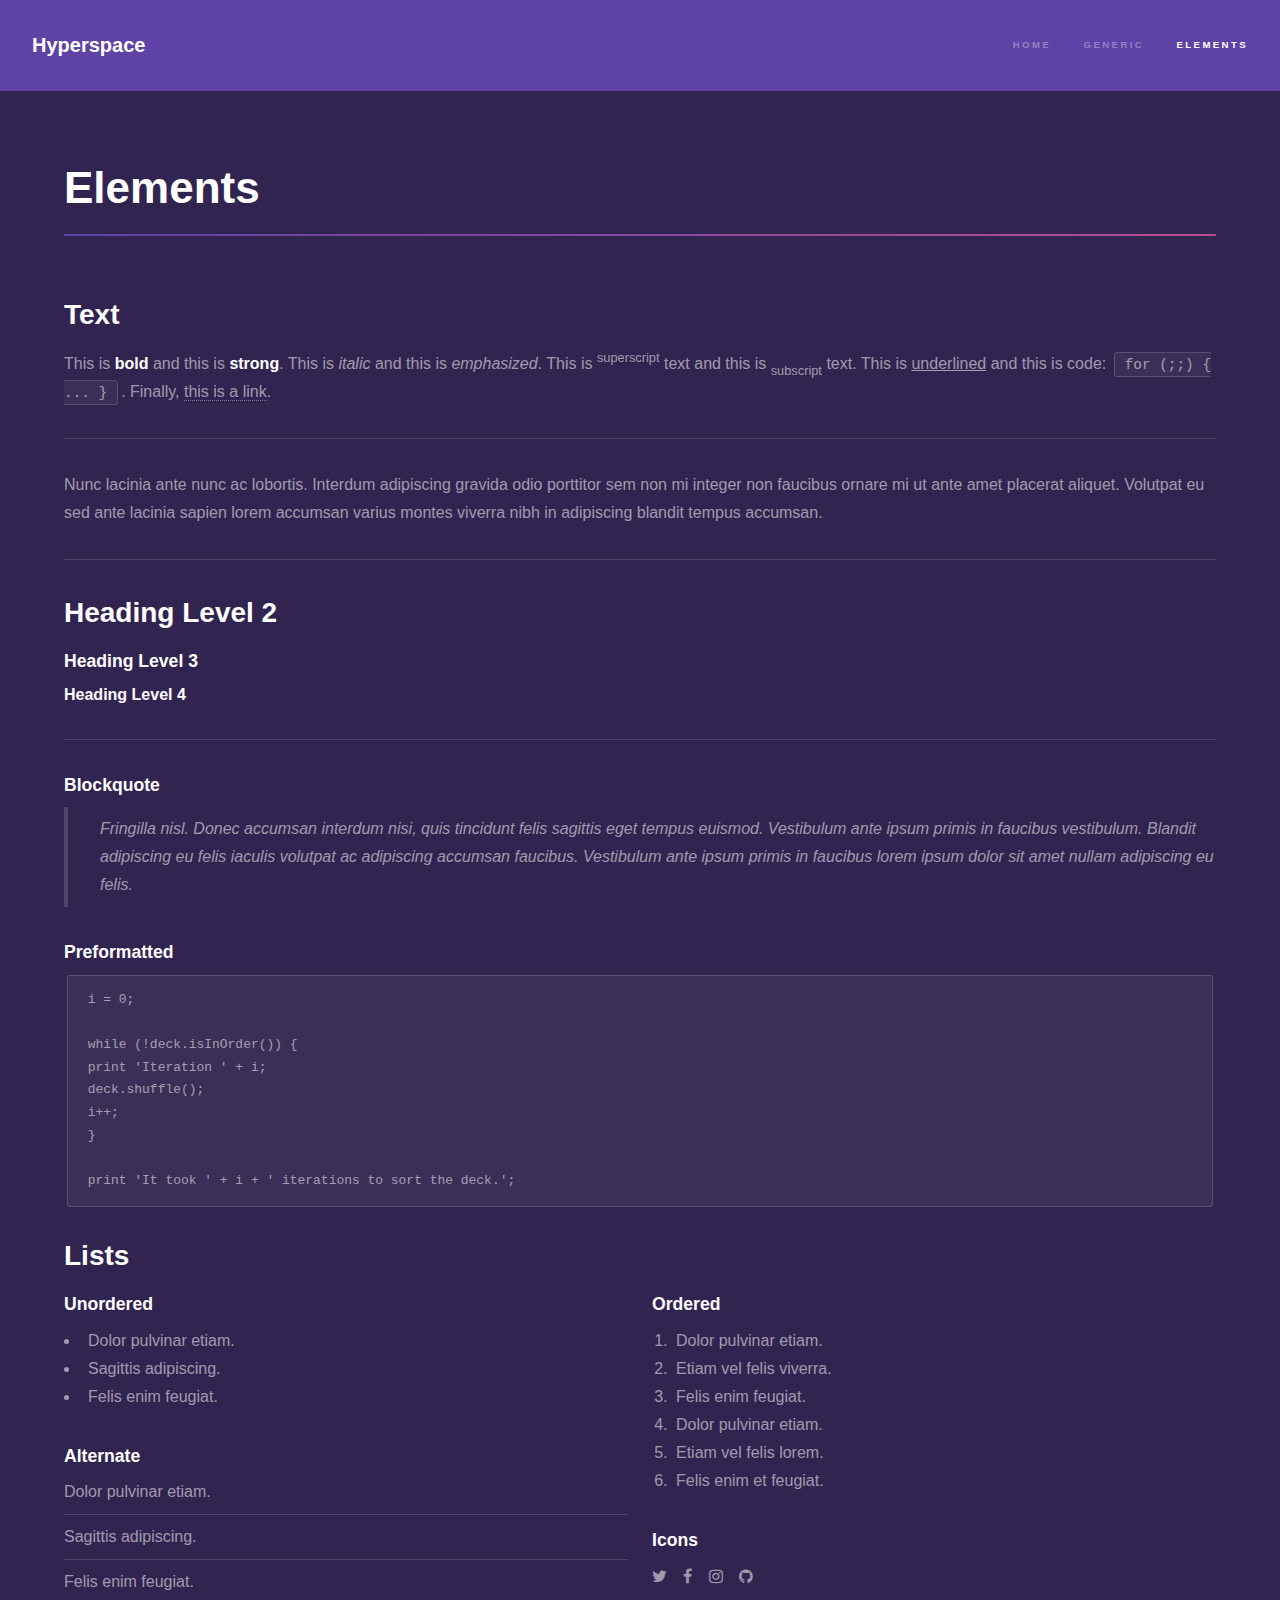
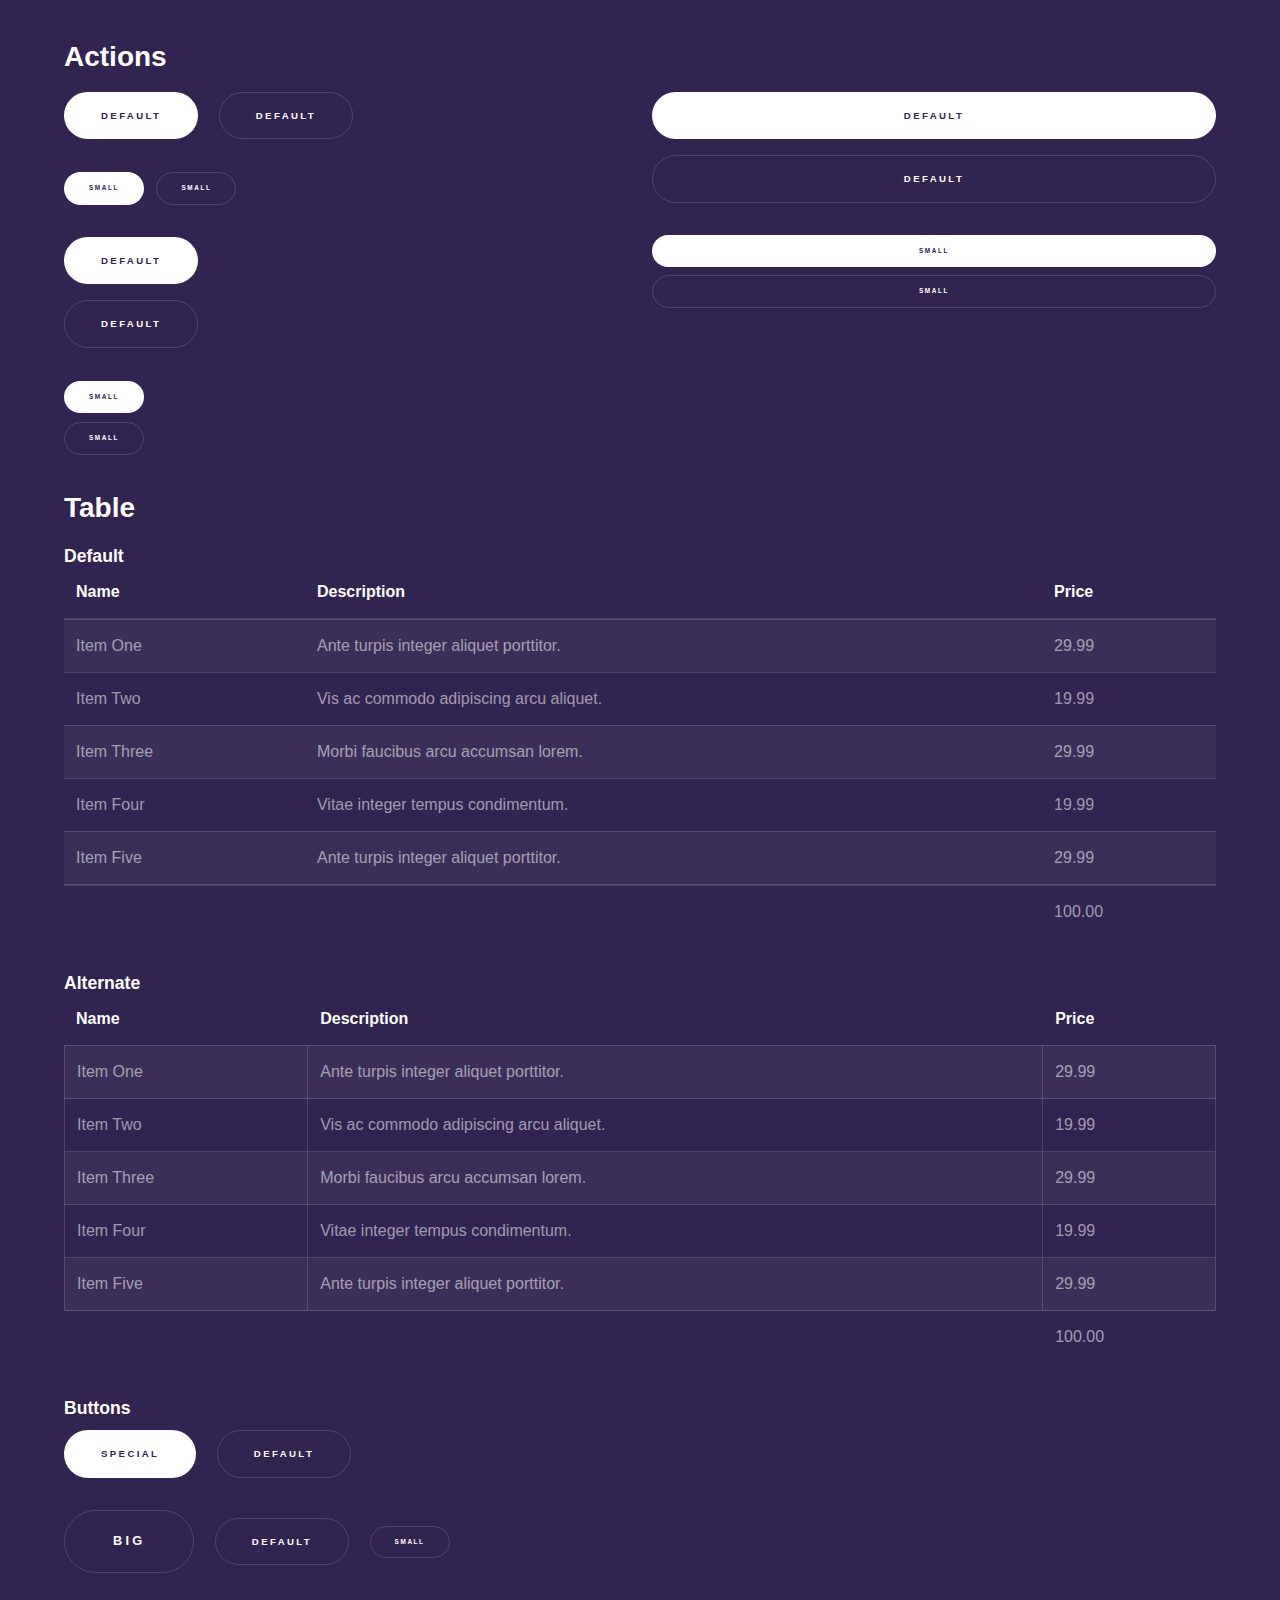
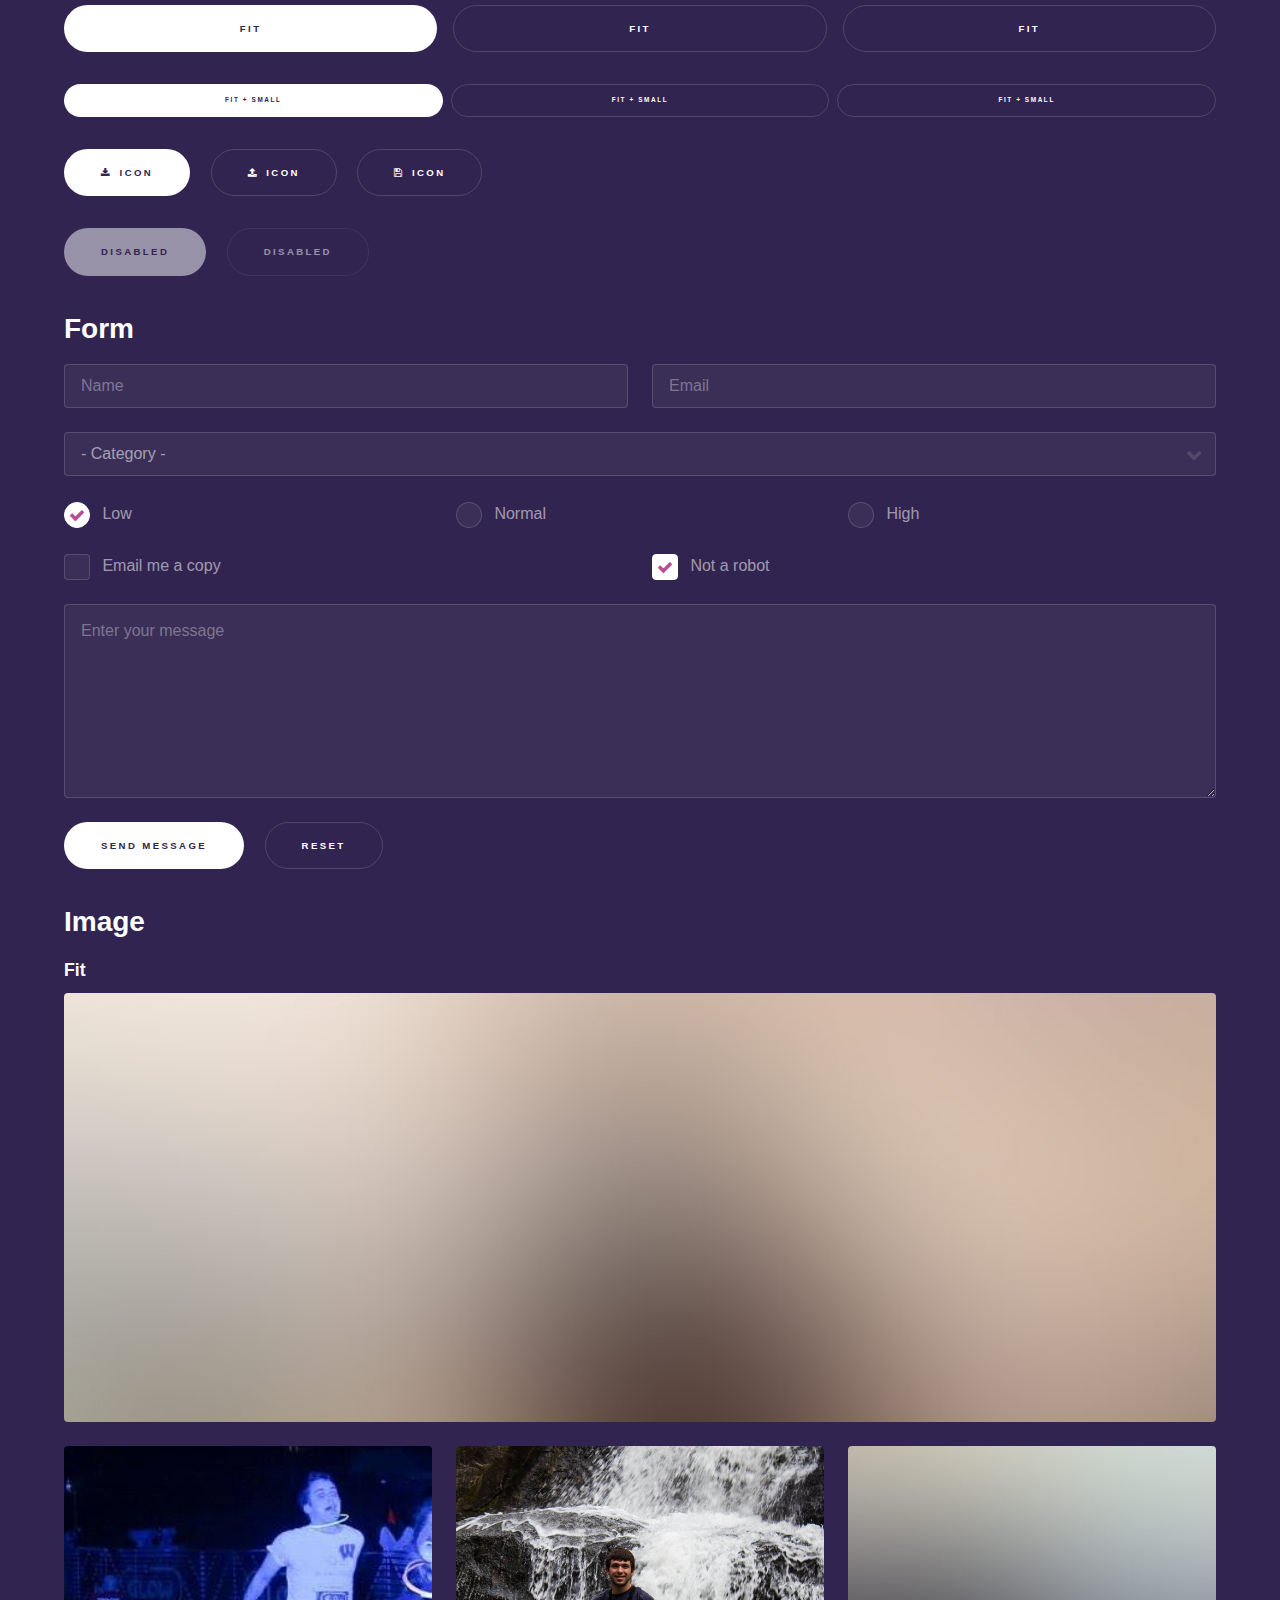
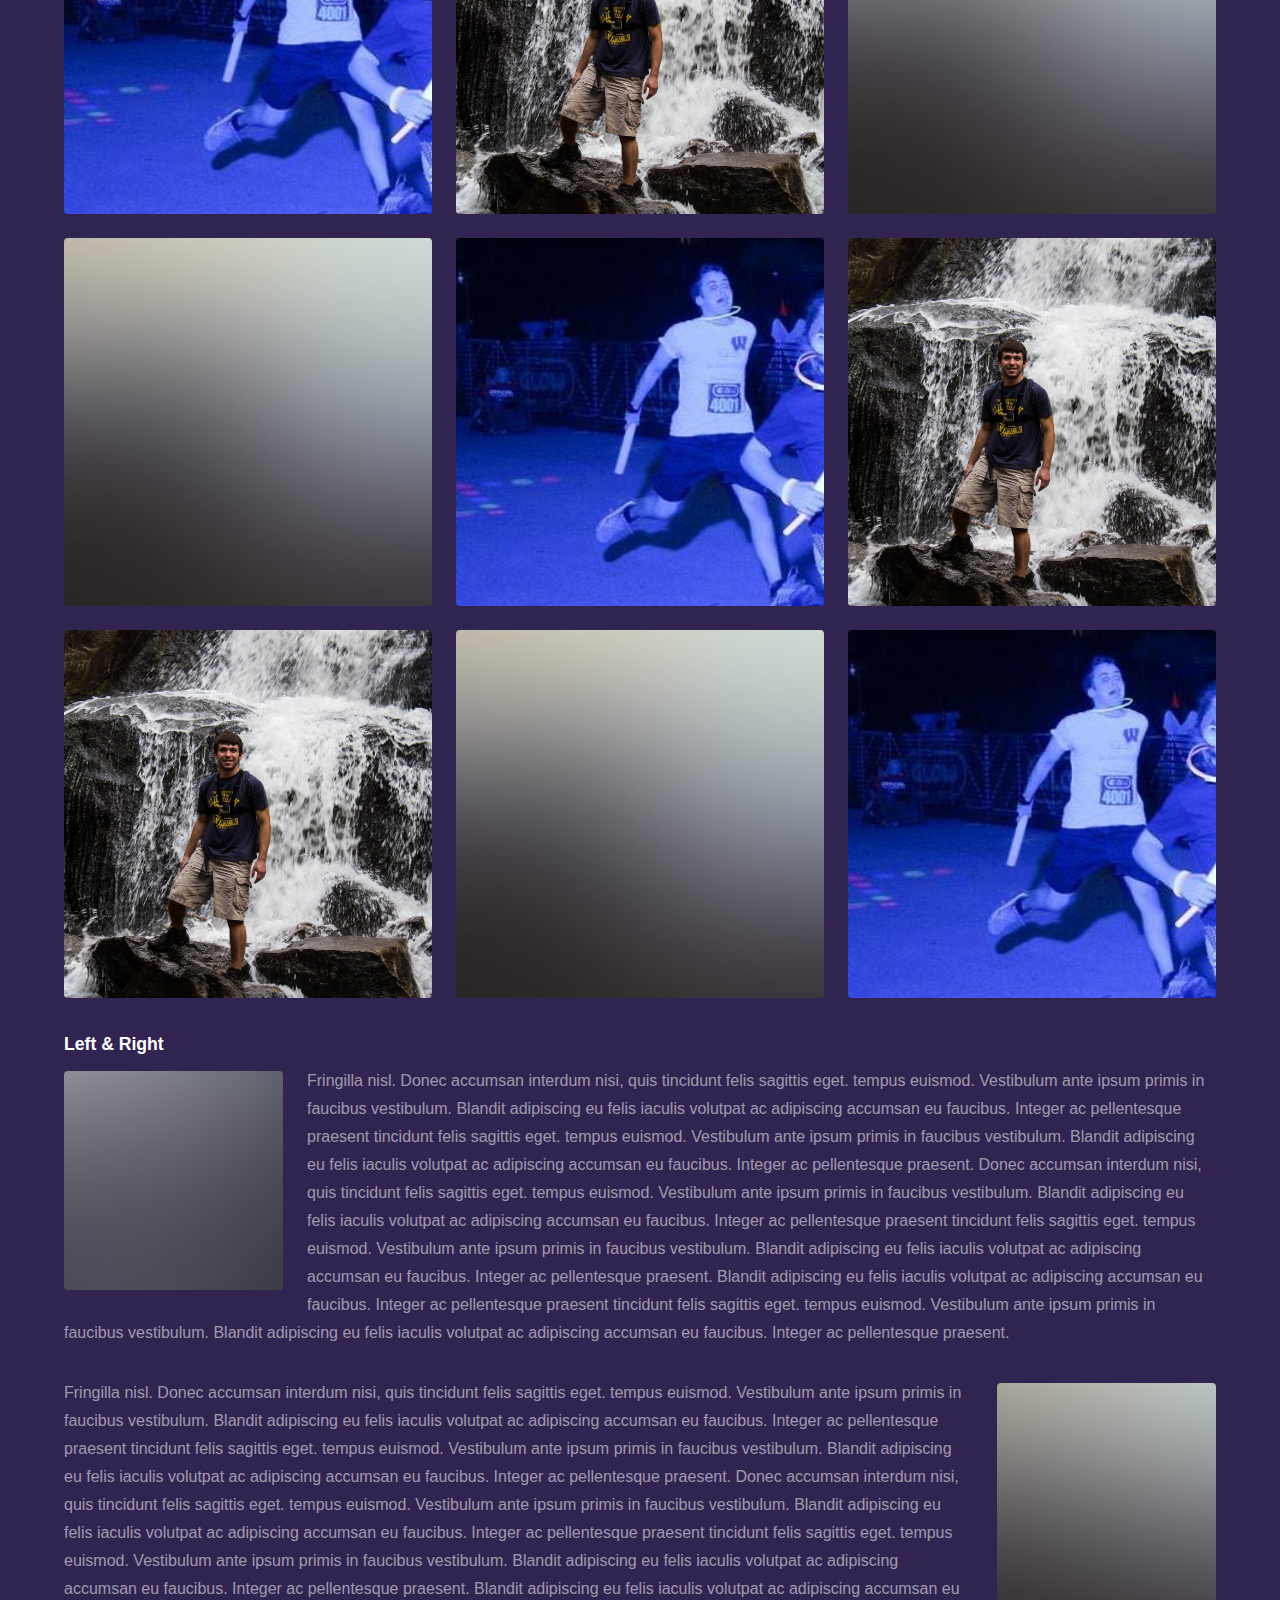
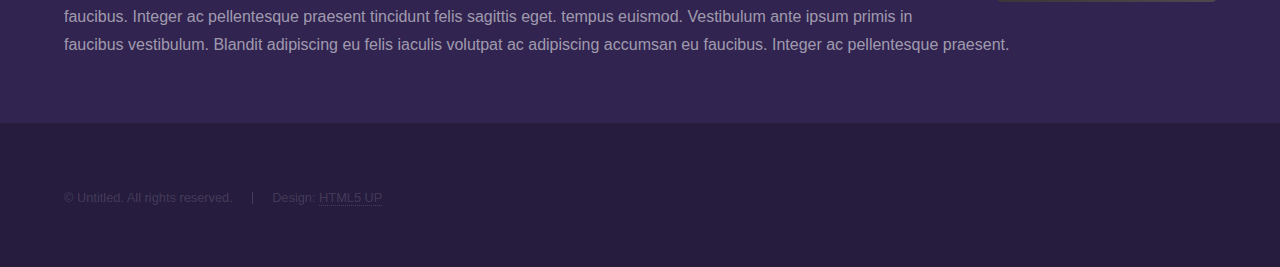
<file: elements.html>
<!DOCTYPE HTML>
<!--
	Hyperspace by HTML5 UP
	html5up.net | @ajlkn
	Free for personal and commercial use under the CCA 3.0 license (html5up.net/license)
-->
<html>
	<head>
		<title>Elements - Hyperspace by HTML5 UP</title>
		<meta charset="utf-8" />
		<meta name="viewport" content="width=device-width, initial-scale=1" />
		<!--[if lte IE 8]><script src="assets/js/ie/html5shiv.js"></script><![endif]-->
		<link rel="stylesheet" href="assets/css/main.css" />
		<!--[if lte IE 9]><link rel="stylesheet" href="assets/css/ie9.css" /><![endif]-->
		<!--[if lte IE 8]><link rel="stylesheet" href="assets/css/ie8.css" /><![endif]-->
	</head>
	<body>

		<!-- Header -->
			<header id="header">
				<a href="index.html" class="title">Hyperspace</a>
				<nav>
					<ul>
						<li><a href="index.html">Home</a></li>
						<li><a href="generic.html">Generic</a></li>
						<li><a href="elements.html"  class="active">Elements</a></li>
					</ul>
				</nav>
			</header>

		<!-- Wrapper -->
			<div id="wrapper">

				<!-- Main -->
					<section id="main" class="wrapper">
						<div class="inner">
							<h1 class="major">Elements</h1>

							<!-- Text -->
								<section>
									<h2>Text</h2>
									<p>This is <b>bold</b> and this is <strong>strong</strong>. This is <i>italic</i> and this is <em>emphasized</em>.
									This is <sup>superscript</sup> text and this is <sub>subscript</sub> text.
									This is <u>underlined</u> and this is code: <code>for (;;) { ... }</code>. Finally, <a href="#">this is a link</a>.</p>
									<hr />
									<p>Nunc lacinia ante nunc ac lobortis. Interdum adipiscing gravida odio porttitor sem non mi integer non faucibus ornare mi ut ante amet placerat aliquet. Volutpat eu sed ante lacinia sapien lorem accumsan varius montes viverra nibh in adipiscing blandit tempus accumsan.</p>
									<hr />
									<h2>Heading Level 2</h2>
									<h3>Heading Level 3</h3>
									<h4>Heading Level 4</h4>
									<hr />
									<h3>Blockquote</h3>
									<blockquote>Fringilla nisl. Donec accumsan interdum nisi, quis tincidunt felis sagittis eget tempus euismod. Vestibulum ante ipsum primis in faucibus vestibulum. Blandit adipiscing eu felis iaculis volutpat ac adipiscing accumsan faucibus. Vestibulum ante ipsum primis in faucibus lorem ipsum dolor sit amet nullam adipiscing eu felis.</blockquote>
									<h3>Preformatted</h3>
									<pre><code>i = 0;

while (!deck.isInOrder()) {
print 'Iteration ' + i;
deck.shuffle();
i++;
}

print 'It took ' + i + ' iterations to sort the deck.';</code></pre>
								</section>

							<!-- Lists -->
								<section>
									<h2>Lists</h2>
									<div class="row">
										<div class="6u 12u$(medium)">
											<h3>Unordered</h3>
											<ul>
												<li>Dolor pulvinar etiam.</li>
												<li>Sagittis adipiscing.</li>
												<li>Felis enim feugiat.</li>
											</ul>
											<h3>Alternate</h3>
											<ul class="alt">
												<li>Dolor pulvinar etiam.</li>
												<li>Sagittis adipiscing.</li>
												<li>Felis enim feugiat.</li>
											</ul>
										</div>
										<div class="6u$ 12u$(medium)">
											<h3>Ordered</h3>
											<ol>
												<li>Dolor pulvinar etiam.</li>
												<li>Etiam vel felis viverra.</li>
												<li>Felis enim feugiat.</li>
												<li>Dolor pulvinar etiam.</li>
												<li>Etiam vel felis lorem.</li>
												<li>Felis enim et feugiat.</li>
											</ol>
											<h3>Icons</h3>
											<ul class="icons">
												<li><a href="#" class="icon fa-twitter"><span class="label">Twitter</span></a></li>
												<li><a href="#" class="icon fa-facebook"><span class="label">Facebook</span></a></li>
												<li><a href="#" class="icon fa-instagram"><span class="label">Instagram</span></a></li>
												<li><a href="#" class="icon fa-github"><span class="label">Github</span></a></li>
											</ul>
										</div>
									</div>
									<h2>Actions</h2>
									<div class="row">
										<div class="6u 12u$(medium)">
											<ul class="actions">
												<li><a href="#" class="button special">Default</a></li>
												<li><a href="#" class="button">Default</a></li>
											</ul>
											<ul class="actions small">
												<li><a href="#" class="button special small">Small</a></li>
												<li><a href="#" class="button small">Small</a></li>
											</ul>
											<ul class="actions vertical">
												<li><a href="#" class="button special">Default</a></li>
												<li><a href="#" class="button">Default</a></li>
											</ul>
											<ul class="actions vertical small">
												<li><a href="#" class="button special small">Small</a></li>
												<li><a href="#" class="button small">Small</a></li>
											</ul>
										</div>
										<div class="6u 12u$(medium)">
											<ul class="actions vertical">
												<li><a href="#" class="button special fit">Default</a></li>
												<li><a href="#" class="button fit">Default</a></li>
											</ul>
											<ul class="actions vertical small">
												<li><a href="#" class="button special small fit">Small</a></li>
												<li><a href="#" class="button small fit">Small</a></li>
											</ul>
										</div>
									</div>
								</section>

							<!-- Table -->
								<section>
									<h2>Table</h2>
									<h3>Default</h3>
									<div class="table-wrapper">
										<table>
											<thead>
												<tr>
													<th>Name</th>
													<th>Description</th>
													<th>Price</th>
												</tr>
											</thead>
											<tbody>
												<tr>
													<td>Item One</td>
													<td>Ante turpis integer aliquet porttitor.</td>
													<td>29.99</td>
												</tr>
												<tr>
													<td>Item Two</td>
													<td>Vis ac commodo adipiscing arcu aliquet.</td>
													<td>19.99</td>
												</tr>
												<tr>
													<td>Item Three</td>
													<td> Morbi faucibus arcu accumsan lorem.</td>
													<td>29.99</td>
												</tr>
												<tr>
													<td>Item Four</td>
													<td>Vitae integer tempus condimentum.</td>
													<td>19.99</td>
												</tr>
												<tr>
													<td>Item Five</td>
													<td>Ante turpis integer aliquet porttitor.</td>
													<td>29.99</td>
												</tr>
											</tbody>
											<tfoot>
												<tr>
													<td colspan="2"></td>
													<td>100.00</td>
												</tr>
											</tfoot>
										</table>
									</div>

									<h3>Alternate</h3>
									<div class="table-wrapper">
										<table class="alt">
											<thead>
												<tr>
													<th>Name</th>
													<th>Description</th>
													<th>Price</th>
												</tr>
											</thead>
											<tbody>
												<tr>
													<td>Item One</td>
													<td>Ante turpis integer aliquet porttitor.</td>
													<td>29.99</td>
												</tr>
												<tr>
													<td>Item Two</td>
													<td>Vis ac commodo adipiscing arcu aliquet.</td>
													<td>19.99</td>
												</tr>
												<tr>
													<td>Item Three</td>
													<td> Morbi faucibus arcu accumsan lorem.</td>
													<td>29.99</td>
												</tr>
												<tr>
													<td>Item Four</td>
													<td>Vitae integer tempus condimentum.</td>
													<td>19.99</td>
												</tr>
												<tr>
													<td>Item Five</td>
													<td>Ante turpis integer aliquet porttitor.</td>
													<td>29.99</td>
												</tr>
											</tbody>
											<tfoot>
												<tr>
													<td colspan="2"></td>
													<td>100.00</td>
												</tr>
											</tfoot>
										</table>
									</div>
								</section>

							<!-- Buttons -->
								<section>
									<h3>Buttons</h3>
									<ul class="actions">
										<li><a href="#" class="button special">Special</a></li>
										<li><a href="#" class="button">Default</a></li>
									</ul>
									<ul class="actions">
										<li><a href="#" class="button big">Big</a></li>
										<li><a href="#" class="button">Default</a></li>
										<li><a href="#" class="button small">Small</a></li>
									</ul>
									<ul class="actions fit">
										<li><a href="#" class="button special fit">Fit</a></li>
										<li><a href="#" class="button fit">Fit</a></li>
										<li><a href="#" class="button fit">Fit</a></li>
									</ul>
									<ul class="actions fit small">
										<li><a href="#" class="button special fit small">Fit + Small</a></li>
										<li><a href="#" class="button fit small">Fit + Small</a></li>
										<li><a href="#" class="button fit small">Fit + Small</a></li>
									</ul>
									<ul class="actions">
										<li><a href="#" class="button special icon fa-download">Icon</a></li>
										<li><a href="#" class="button icon fa-upload">Icon</a></li>
										<li><a href="#" class="button icon fa-save">Icon</a></li>
									</ul>
									<ul class="actions">
										<li><span class="button special disabled">Disabled</span></li>
										<li><span class="button disabled">Disabled</span></li>
									</ul>
								</section>

							<!-- Form -->
								<section>
									<h2>Form</h2>
									<form method="post" action="#">
										<div class="row uniform">
											<div class="6u 12u$(xsmall)">
												<input type="text" name="demo-name" id="demo-name" value="" placeholder="Name" />
											</div>
											<div class="6u$ 12u$(xsmall)">
												<input type="email" name="demo-email" id="demo-email" value="" placeholder="Email" />
											</div>
											<div class="12u$">
												<div class="select-wrapper">
													<select name="demo-category" id="demo-category">
														<option value="">- Category -</option>
														<option value="1">Manufacturing</option>
														<option value="1">Shipping</option>
														<option value="1">Administration</option>
														<option value="1">Human Resources</option>
													</select>
												</div>
											</div>
											<div class="4u 12u$(small)">
												<input type="radio" id="demo-priority-low" name="demo-priority" checked>
												<label for="demo-priority-low">Low</label>
											</div>
											<div class="4u 12u$(small)">
												<input type="radio" id="demo-priority-normal" name="demo-priority">
												<label for="demo-priority-normal">Normal</label>
											</div>
											<div class="4u$ 12u$(small)">
												<input type="radio" id="demo-priority-high" name="demo-priority">
												<label for="demo-priority-high">High</label>
											</div>
											<div class="6u 12u$(small)">
												<input type="checkbox" id="demo-copy" name="demo-copy">
												<label for="demo-copy">Email me a copy</label>
											</div>
											<div class="6u$ 12u$(small)">
												<input type="checkbox" id="demo-human" name="demo-human" checked>
												<label for="demo-human">Not a robot</label>
											</div>
											<div class="12u$">
												<textarea name="demo-message" id="demo-message" placeholder="Enter your message" rows="6"></textarea>
											</div>
											<div class="12u$">
												<ul class="actions">
													<li><input type="submit" value="Send Message" class="special" /></li>
													<li><input type="reset" value="Reset" /></li>
												</ul>
											</div>
										</div>
									</form>
								</section>

							<!-- Image -->
								<section>
									<h2>Image</h2>
									<h3>Fit</h3>
									<div class="box alt">
										<div class="row uniform">
											<div class="12u$"><span class="image fit"><img src="images/pic04.jpg" alt="" /></span></div>
											<div class="4u"><span class="image fit"><img src="images/pic01.jpg" alt="" /></span></div>
											<div class="4u"><span class="image fit"><img src="images/pic02.jpg" alt="" /></span></div>
											<div class="4u$"><span class="image fit"><img src="images/pic03.jpg" alt="" /></span></div>
											<div class="4u"><span class="image fit"><img src="images/pic03.jpg" alt="" /></span></div>
											<div class="4u"><span class="image fit"><img src="images/pic01.jpg" alt="" /></span></div>
											<div class="4u$"><span class="image fit"><img src="images/pic02.jpg" alt="" /></span></div>
											<div class="4u"><span class="image fit"><img src="images/pic02.jpg" alt="" /></span></div>
											<div class="4u"><span class="image fit"><img src="images/pic03.jpg" alt="" /></span></div>
											<div class="4u$"><span class="image fit"><img src="images/pic01.jpg" alt="" /></span></div>
										</div>
									</div>
									<h3>Left &amp; Right</h3>
									<p><span class="image left"><img src="images/pic05.jpg" alt="" /></span>Fringilla nisl. Donec accumsan interdum nisi, quis tincidunt felis sagittis eget. tempus euismod. Vestibulum ante ipsum primis in faucibus vestibulum. Blandit adipiscing eu felis iaculis volutpat ac adipiscing accumsan eu faucibus. Integer ac pellentesque praesent tincidunt felis sagittis eget. tempus euismod. Vestibulum ante ipsum primis in faucibus vestibulum. Blandit adipiscing eu felis iaculis volutpat ac adipiscing accumsan eu faucibus. Integer ac pellentesque praesent. Donec accumsan interdum nisi, quis tincidunt felis sagittis eget. tempus euismod. Vestibulum ante ipsum primis in faucibus vestibulum. Blandit adipiscing eu felis iaculis volutpat ac adipiscing accumsan eu faucibus. Integer ac pellentesque praesent tincidunt felis sagittis eget. tempus euismod. Vestibulum ante ipsum primis in faucibus vestibulum. Blandit adipiscing eu felis iaculis volutpat ac adipiscing accumsan eu faucibus. Integer ac pellentesque praesent. Blandit adipiscing eu felis iaculis volutpat ac adipiscing accumsan eu faucibus. Integer ac pellentesque praesent tincidunt felis sagittis eget. tempus euismod. Vestibulum ante ipsum primis in faucibus vestibulum. Blandit adipiscing eu felis iaculis volutpat ac adipiscing accumsan eu faucibus. Integer ac pellentesque praesent.</p>
									<p><span class="image right"><img src="images/pic06.jpg" alt="" /></span>Fringilla nisl. Donec accumsan interdum nisi, quis tincidunt felis sagittis eget. tempus euismod. Vestibulum ante ipsum primis in faucibus vestibulum. Blandit adipiscing eu felis iaculis volutpat ac adipiscing accumsan eu faucibus. Integer ac pellentesque praesent tincidunt felis sagittis eget. tempus euismod. Vestibulum ante ipsum primis in faucibus vestibulum. Blandit adipiscing eu felis iaculis volutpat ac adipiscing accumsan eu faucibus. Integer ac pellentesque praesent. Donec accumsan interdum nisi, quis tincidunt felis sagittis eget. tempus euismod. Vestibulum ante ipsum primis in faucibus vestibulum. Blandit adipiscing eu felis iaculis volutpat ac adipiscing accumsan eu faucibus. Integer ac pellentesque praesent tincidunt felis sagittis eget. tempus euismod. Vestibulum ante ipsum primis in faucibus vestibulum. Blandit adipiscing eu felis iaculis volutpat ac adipiscing accumsan eu faucibus. Integer ac pellentesque praesent. Blandit adipiscing eu felis iaculis volutpat ac adipiscing accumsan eu faucibus. Integer ac pellentesque praesent tincidunt felis sagittis eget. tempus euismod. Vestibulum ante ipsum primis in faucibus vestibulum. Blandit adipiscing eu felis iaculis volutpat ac adipiscing accumsan eu faucibus. Integer ac pellentesque praesent.</p>
								</section>

						</div>
					</section>

			</div>

		<!-- Footer -->
			<footer id="footer" class="wrapper alt">
				<div class="inner">
					<ul class="menu">
						<li>&copy; Untitled. All rights reserved.</li><li>Design: <a href="http://html5up.net">HTML5 UP</a></li>
					</ul>
				</div>
			</footer>

		<!-- Scripts -->
			<script src="assets/js/jquery.min.js"></script>
			<script src="assets/js/jquery.scrollex.min.js"></script>
			<script src="assets/js/jquery.scrolly.min.js"></script>
			<script src="assets/js/skel.min.js"></script>
			<script src="assets/js/util.js"></script>
			<!--[if lte IE 8]><script src="assets/js/ie/respond.min.js"></script><![endif]-->
			<script src="assets/js/main.js"></script>

	</body>
</html>
</file>
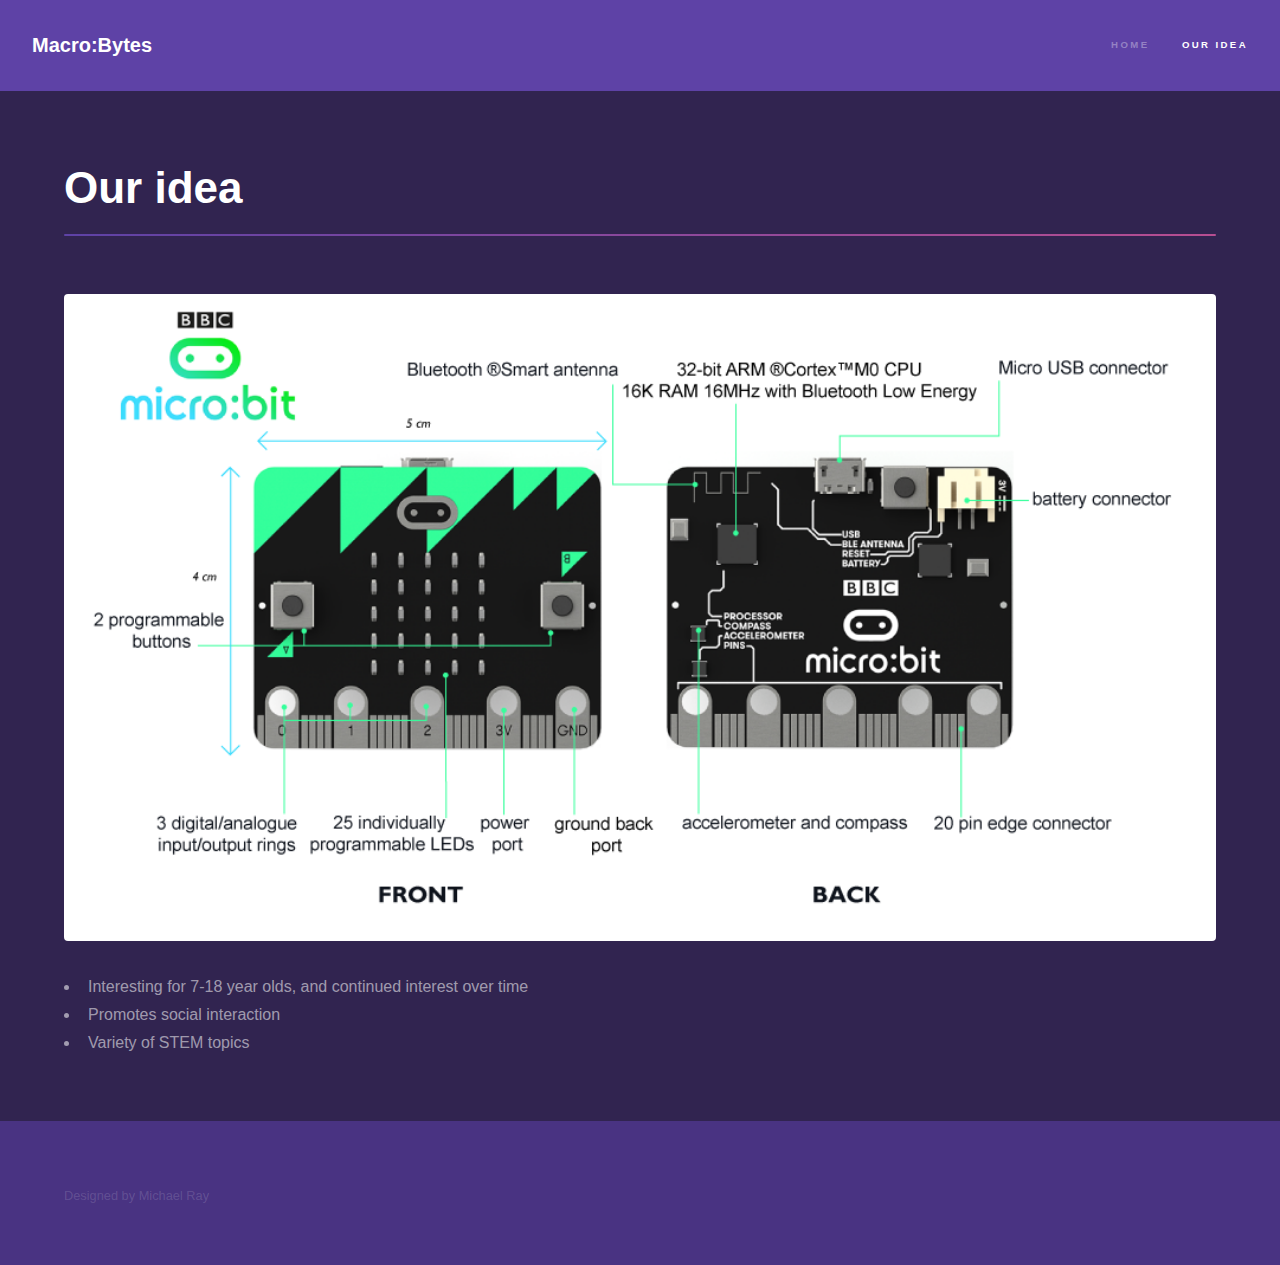
<file: generic.html>
<!DOCTYPE HTML>
<!--
	Hyperspace by HTML5 UP
	html5up.net | @ajlkn
	Free for personal and commercial use under the CCA 3.0 license (html5up.net/license)
-->
<html>
	<head>
		<title>Macro:Bytes</title>
		<meta charset="utf-8" />
		<meta name="viewport" content="width=device-width, initial-scale=1" />
		<!--[if lte IE 8]><script src="assets/js/ie/html5shiv.js"></script><![endif]-->
		<link rel="stylesheet" href="assets/css/main.css" />
		<link rel="icon" href="images/favicon.png">
		<!--[if lte IE 9]><link rel="stylesheet" href="assets/css/ie9.css" /><![endif]-->
		<!--[if lte IE 8]><link rel="stylesheet" href="assets/css/ie8.css" /><![endif]-->
	</head>
	<body>

		<!-- Header -->
			<header id="header">
				<a href="index.php" class="title">Macro:Bytes</a>
				<nav>
					<ul>
						<li><a href="index.php">Home</a></li>
						<li><a href="generic.html" class="active">Our idea</a></li>
						<!-- <li><a href="index.php">Elements</a></li> -->
					</ul>
				</nav>
			</header>

		<!-- Wrapper -->
			<div id="wrapper">

				<!-- Main -->
					<section id="main" class="wrapper">
						<div class="inner">
							<h1 class="major">Our idea</h1>
							<span class="image fit"><img src="images/microbit-hw.png" alt="Microbit hardware" /></span>
							<p>
							<ul>
							<li>Interesting for 7-18 year olds, and continued interest over time</li>
							<li>Promotes social interaction</li>
							<li>Variety of STEM topics</li>
							</ul>
							</p>
						</div>
					</section>

			</div>

		<!-- Footer -->
			<footer id="footer" class="wrapper style1-alt">
				<div class="inner">
					<ul class="menu">
						Designed by Michael Ray
					</ul>
				</div>
			</footer>

		<!-- Scripts -->
			<script src="assets/js/jquery.min.js"></script>
			<script src="assets/js/jquery.scrollex.min.js"></script>
			<script src="assets/js/jquery.scrolly.min.js"></script>
			<script src="assets/js/skel.min.js"></script>
			<script src="assets/js/util.js"></script>
			<!--[if lte IE 8]><script src="assets/js/ie/respond.min.js"></script><![endif]-->
			<script src="assets/js/main.js"></script>

	</body>
</html>
</file>
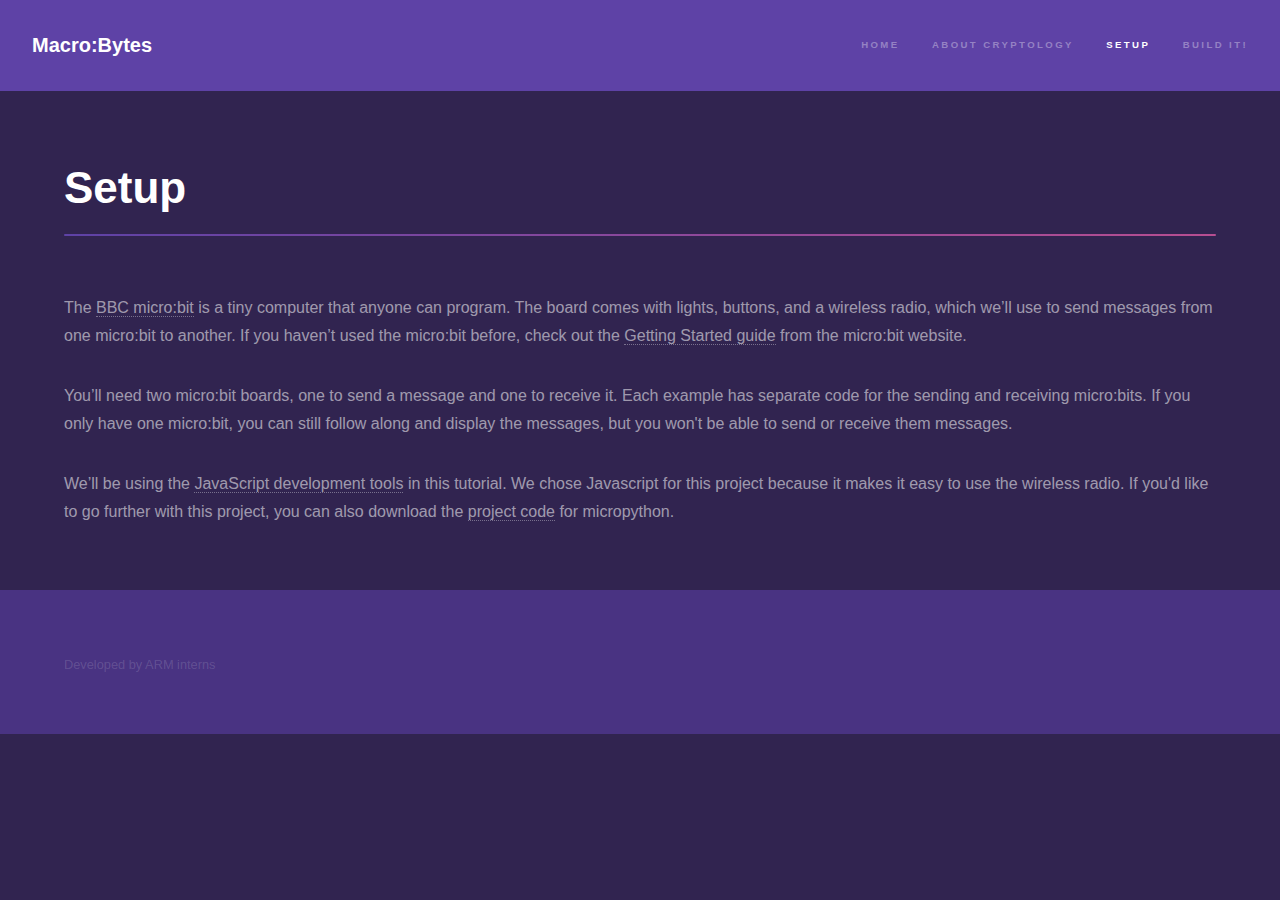
<file: setup.html>
<!DOCTYPE HTML>
<!--
	Hyperspace by HTML5 UP
	html5up.net | @ajlkn
	Free for personal and commercial use under the CCA 3.0 license (html5up.net/license)
-->
<html>
	<head>
		<title>Macro:Bytes</title>
		<meta charset="utf-8" />
		<meta name="viewport" content="width=device-width, initial-scale=1" />
		<!--[if lte IE 8]><script src="assets/js/ie/html5shiv.js"></script><![endif]-->
		<link rel="stylesheet" href="assets/css/main.css" />
		<link rel="icon" href="images/favicon.png">
		<!--[if lte IE 9]><link rel="stylesheet" href="assets/css/ie9.css" /><![endif]-->
		<!--[if lte IE 8]><link rel="stylesheet" href="assets/css/ie8.css" /><![endif]-->
	</head>
	<body>

		<!-- Header -->
			<header id="header">
				<a href="index.html" class="title">Macro:Bytes</a>
				<nav>
					<ul>
						<li><a href="index.html">Home</a></li>
						<li><a href="about.html" >About Cryptology</a></li>
						<li><a href="setup.html" class="active">Setup</a></li>
						<li><a href="build.html">Build it!</a></li>
					</ul>
				</nav>
			</header>

		<!-- Wrapper -->
			<div id="wrapper">

				<!-- Main -->
					<section id="main" class="wrapper">
						<div class="inner">
							<h1 class="major">Setup</h1>
							<p>
								The <a href="https://www.microbit.co.uk/">BBC micro:bit</a> is a tiny computer that anyone can program. The board comes with lights, buttons, and a wireless radio, which we’ll use to send messages from one micro:bit to another. If you haven’t used the micro:bit before, check out the <a href="https://www.microbit.co.uk/getting-started">Getting Started guide</a> from the micro:bit website.<p>
								You’ll need two micro:bit boards, one to send a message and one to receive it. Each example has separate code for the sending and receiving micro:bits. If you only have one micro:bit, you can still follow along and display the messages, but you won't be able to send or receive them messages.
								<p>
								We’ll be using the <a href="https://www.microbit.co.uk/create-code#code-kingdom">JavaScript development tools</a> in this tutorial. We chose Javascript for this project because it makes it easy to use the wireless radio. If you'd like to go further with this project, you can also download the <a href="code_src/python_crypto_functions.py">project code</a> for micropython. 

							</p>
						</div>
					</section>

			</div>

		<!-- Footer -->
			<footer id="footer" class="wrapper style1-alt">
				<div class="inner">
					<ul class="menu">
						Developed by ARM interns
					</ul>
				</div>
			</footer>

		<!-- Scripts -->
			<script src="assets/js/jquery.min.js"></script>
			<script src="assets/js/jquery.scrollex.min.js"></script>
			<script src="assets/js/jquery.scrolly.min.js"></script>
			<script src="assets/js/skel.min.js"></script>
			<script src="assets/js/util.js"></script>
			<!--[if lte IE 8]><script src="assets/js/ie/respond.min.js"></script><![endif]-->
			<script src="assets/js/main.js"></script>

	</body>
</html>
</file>
<file: assets/css/ie9.css>
/*
	Hyperspace by HTML5 UP
	html5up.net | @ajlkn
	Free for personal and commercial use under the CCA 3.0 license (html5up.net/license)
*/

/* Type */

	h1.major:after {
		background: #b74e91;
	}

/* Wrapper */

	.wrapper.fullscreen {
		min-height: 0;
		padding-bottom: 6em;
		padding-top: 6em;
	}

		body.is-ie .wrapper.fullscreen {
			height: auto;
		}

/* Spotlights */

	.spotlights > section {
		padding-left: 20em;
		position: relative;
	}

		.spotlights > section > .image {
			height: 100%;
			left: 0;
			position: absolute;
			top: 0;
			width: 20em;
		}

		.spotlights > section > .content {
			width: 100%;
		}

/* Features */

	.features:after {
		clear: both;
		content: '';
		display: block;
	}

	.features section {
		float: left;
	}

/* Split */

	.split:after {
		clear: both;
		content: '';
		display: block;
	}

	.split > * {
		float: left;
	}

/* Sidebar */

	#sidebar nav a:after {
		background-color: #b74e91;
	}

/* Header */

	#header:after {
		clear: both;
		content: '';
		display: block;
	}

	#header > .title {
		float: left;
	}

	#header > nav {
		float: right;
	}
</file>
<file: assets/css/ie8.css>
/*
	Hyperspace by HTML5 UP
	html5up.net | @ajlkn
	Free for personal and commercial use under the CCA 3.0 license (html5up.net/license)
*/

/* Type */

	body, input, select, textarea {
		color: #ffffff;
	}

/* Button */

	input[type="submit"],
	input[type="reset"],
	input[type="button"],
	button,
	.button {
		position: relative;
	}

		input[type="submit"]:after,
		input[type="reset"]:after,
		input[type="button"]:after,
		button:after,
		.button:after {
			display: none;
		}

/* Features */

	.features {
		border: solid 1px;
	}

/* Form */

	input[type="text"],
	input[type="password"],
	input[type="email"],
	input[type="tel"],
	select,
	textarea {
		background: transparent;
		border: solid 1px;
	}

/* Split */

	.split.style1 > :first-child {
		padding-right: 2em;
		width: 70%;
	}
</file>
<file: assets/css/main.css>
@import url(font-awesome.min.css);

/*
	Hyperspace by HTML5 UP
	html5up.net | @ajlkn
	Free for personal and commercial use under the CCA 3.0 license (html5up.net/license)
*/

/* Reset */
	html, body, div, span, applet, object, iframe, h1, h2, h3, h4, h5, h6, p, blockquote, pre, a, abbr, acronym, address, big, cite, code, del, dfn, em, img, ins, kbd, q, s, samp, small, strike, strong, sub, sup, tt, var, b, u, i, center, dl, dt, dd, ol, ul, li, fieldset, form, label, legend, table, caption, tbody, tfoot, thead, tr, th, td, article, aside, canvas, details, embed, figure, figcaption, footer, header, hgroup, menu, nav, output, ruby, section, summary, time, mark, audio, video {
		margin: 0;
		padding: 0;
		border: 0;
		font-size: 100%;
		font: inherit;
		vertical-align: baseline;
	}

	article, aside, details, figcaption, figure, footer, header, hgroup, menu, nav, section {
		display: block;
	}

	body {
		line-height: 1;
	}

	ol, ul {
		list-style: none;
	}

	blockquote, q {
		quotes: none;
	}

	blockquote:before, blockquote:after, q:before, q:after {
		content: '';
		content: none;
	}

	table {
		border-collapse: collapse;
		border-spacing: 0;
	}

	body {
		-webkit-text-size-adjust: none;
	}

/* Box Model */

	*, *:before, *:after {
		-moz-box-sizing: border-box;
		-webkit-box-sizing: border-box;
		box-sizing: border-box;
	}

/* Grid */

	.row {
		border-bottom: solid 1px transparent;
		-moz-box-sizing: border-box;
		-webkit-box-sizing: border-box;
		box-sizing: border-box;
	}

	.row > * {
		float: left;
		-moz-box-sizing: border-box;
		-webkit-box-sizing: border-box;
		box-sizing: border-box;
	}

	.row:after, .row:before {
		content: '';
		display: block;
		clear: both;
		height: 0;
	}

	.row.uniform > * > :first-child {
		margin-top: 0;
	}

	.row.uniform > * > :last-child {
		margin-bottom: 0;
	}

	.row.\30 \25 > * {
		padding: 0 0 0 0em;
	}

	.row.\30 \25 {
		margin: 0 0 -1px 0em;
	}

	.row.uniform.\30 \25 > * {
		padding: 0em 0 0 0em;
	}

	.row.uniform.\30 \25 {
		margin: 0em 0 -1px 0em;
	}

	.row > * {
		padding: 0 0 0 1.5em;
	}

	.row {
		margin: 0 0 -1px -1.5em;
	}

	.row.uniform > * {
		padding: 1.5em 0 0 1.5em;
	}

	.row.uniform {
		margin: -1.5em 0 -1px -1.5em;
	}

	.row.\32 00\25 > * {
		padding: 0 0 0 3em;
	}

	.row.\32 00\25 {
		margin: 0 0 -1px -3em;
	}

	.row.uniform.\32 00\25 > * {
		padding: 3em 0 0 3em;
	}

	.row.uniform.\32 00\25 {
		margin: -3em 0 -1px -3em;
	}

	.row.\31 50\25 > * {
		padding: 0 0 0 2.25em;
	}

	.row.\31 50\25 {
		margin: 0 0 -1px -2.25em;
	}

	.row.uniform.\31 50\25 > * {
		padding: 2.25em 0 0 2.25em;
	}

	.row.uniform.\31 50\25 {
		margin: -2.25em 0 -1px -2.25em;
	}

	.row.\35 0\25 > * {
		padding: 0 0 0 0.75em;
	}

	.row.\35 0\25 {
		margin: 0 0 -1px -0.75em;
	}

	.row.uniform.\35 0\25 > * {
		padding: 0.75em 0 0 0.75em;
	}

	.row.uniform.\35 0\25 {
		margin: -0.75em 0 -1px -0.75em;
	}

	.row.\32 5\25 > * {
		padding: 0 0 0 0.375em;
	}

	.row.\32 5\25 {
		margin: 0 0 -1px -0.375em;
	}

	.row.uniform.\32 5\25 > * {
		padding: 0.375em 0 0 0.375em;
	}

	.row.uniform.\32 5\25 {
		margin: -0.375em 0 -1px -0.375em;
	}

	.\31 2u, .\31 2u\24 {
		width: 100%;
		clear: none;
		margin-left: 0;
	}

	.\31 1u, .\31 1u\24 {
		width: 91.6666666667%;
		clear: none;
		margin-left: 0;
	}

	.\31 0u, .\31 0u\24 {
		width: 83.3333333333%;
		clear: none;
		margin-left: 0;
	}

	.\39 u, .\39 u\24 {
		width: 75%;
		clear: none;
		margin-left: 0;
	}

	.\38 u, .\38 u\24 {
		width: 66.6666666667%;
		clear: none;
		margin-left: 0;
	}

	.\37 u, .\37 u\24 {
		width: 58.3333333333%;
		clear: none;
		margin-left: 0;
	}

	.\36 u, .\36 u\24 {
		width: 50%;
		clear: none;
		margin-left: 0;
	}

	.\35 u, .\35 u\24 {
		width: 41.6666666667%;
		clear: none;
		margin-left: 0;
	}

	.\34 u, .\34 u\24 {
		width: 33.3333333333%;
		clear: none;
		margin-left: 0;
	}

	.\33 u, .\33 u\24 {
		width: 25%;
		clear: none;
		margin-left: 0;
	}

	.\32 u, .\32 u\24 {
		width: 16.6666666667%;
		clear: none;
		margin-left: 0;
	}

	.\31 u, .\31 u\24 {
		width: 8.3333333333%;
		clear: none;
		margin-left: 0;
	}

	.\31 2u\24 + *,
	.\31 1u\24 + *,
	.\31 0u\24 + *,
	.\39 u\24 + *,
	.\38 u\24 + *,
	.\37 u\24 + *,
	.\36 u\24 + *,
	.\35 u\24 + *,
	.\34 u\24 + *,
	.\33 u\24 + *,
	.\32 u\24 + *,
	.\31 u\24 + * {
		clear: left;
	}

	.\-11u {
		margin-left: 91.66667%;
	}

	.\-10u {
		margin-left: 83.33333%;
	}

	.\-9u {
		margin-left: 75%;
	}

	.\-8u {
		margin-left: 66.66667%;
	}

	.\-7u {
		margin-left: 58.33333%;
	}

	.\-6u {
		margin-left: 50%;
	}

	.\-5u {
		margin-left: 41.66667%;
	}

	.\-4u {
		margin-left: 33.33333%;
	}

	.\-3u {
		margin-left: 25%;
	}

	.\-2u {
		margin-left: 16.66667%;
	}

	.\-1u {
		margin-left: 8.33333%;
	}

	@media screen and (max-width: 1680px) {

		.row > * {
			padding: 0 0 0 1.5em;
		}

		.row {
			margin: 0 0 -1px -1.5em;
		}

		.row.uniform > * {
			padding: 1.5em 0 0 1.5em;
		}

		.row.uniform {
			margin: -1.5em 0 -1px -1.5em;
		}

		.row.\32 00\25 > * {
			padding: 0 0 0 3em;
		}

		.row.\32 00\25 {
			margin: 0 0 -1px -3em;
		}

		.row.uniform.\32 00\25 > * {
			padding: 3em 0 0 3em;
		}

		.row.uniform.\32 00\25 {
			margin: -3em 0 -1px -3em;
		}

		.row.\31 50\25 > * {
			padding: 0 0 0 2.25em;
		}

		.row.\31 50\25 {
			margin: 0 0 -1px -2.25em;
		}

		.row.uniform.\31 50\25 > * {
			padding: 2.25em 0 0 2.25em;
		}

		.row.uniform.\31 50\25 {
			margin: -2.25em 0 -1px -2.25em;
		}

		.row.\35 0\25 > * {
			padding: 0 0 0 0.75em;
		}

		.row.\35 0\25 {
			margin: 0 0 -1px -0.75em;
		}

		.row.uniform.\35 0\25 > * {
			padding: 0.75em 0 0 0.75em;
		}

		.row.uniform.\35 0\25 {
			margin: -0.75em 0 -1px -0.75em;
		}

		.row.\32 5\25 > * {
			padding: 0 0 0 0.375em;
		}

		.row.\32 5\25 {
			margin: 0 0 -1px -0.375em;
		}

		.row.uniform.\32 5\25 > * {
			padding: 0.375em 0 0 0.375em;
		}

		.row.uniform.\32 5\25 {
			margin: -0.375em 0 -1px -0.375em;
		}

		.\31 2u\28xlarge\29, .\31 2u\24\28xlarge\29 {
			width: 100%;
			clear: none;
			margin-left: 0;
		}

		.\31 1u\28xlarge\29, .\31 1u\24\28xlarge\29 {
			width: 91.6666666667%;
			clear: none;
			margin-left: 0;
		}

		.\31 0u\28xlarge\29, .\31 0u\24\28xlarge\29 {
			width: 83.3333333333%;
			clear: none;
			margin-left: 0;
		}

		.\39 u\28xlarge\29, .\39 u\24\28xlarge\29 {
			width: 75%;
			clear: none;
			margin-left: 0;
		}

		.\38 u\28xlarge\29, .\38 u\24\28xlarge\29 {
			width: 66.6666666667%;
			clear: none;
			margin-left: 0;
		}

		.\37 u\28xlarge\29, .\37 u\24\28xlarge\29 {
			width: 58.3333333333%;
			clear: none;
			margin-left: 0;
		}

		.\36 u\28xlarge\29, .\36 u\24\28xlarge\29 {
			width: 50%;
			clear: none;
			margin-left: 0;
		}

		.\35 u\28xlarge\29, .\35 u\24\28xlarge\29 {
			width: 41.6666666667%;
			clear: none;
			margin-left: 0;
		}

		.\34 u\28xlarge\29, .\34 u\24\28xlarge\29 {
			width: 33.3333333333%;
			clear: none;
			margin-left: 0;
		}

		.\33 u\28xlarge\29, .\33 u\24\28xlarge\29 {
			width: 25%;
			clear: none;
			margin-left: 0;
		}

		.\32 u\28xlarge\29, .\32 u\24\28xlarge\29 {
			width: 16.6666666667%;
			clear: none;
			margin-left: 0;
		}

		.\31 u\28xlarge\29, .\31 u\24\28xlarge\29 {
			width: 8.3333333333%;
			clear: none;
			margin-left: 0;
		}

		.\31 2u\24\28xlarge\29 + *,
		.\31 1u\24\28xlarge\29 + *,
		.\31 0u\24\28xlarge\29 + *,
		.\39 u\24\28xlarge\29 + *,
		.\38 u\24\28xlarge\29 + *,
		.\37 u\24\28xlarge\29 + *,
		.\36 u\24\28xlarge\29 + *,
		.\35 u\24\28xlarge\29 + *,
		.\34 u\24\28xlarge\29 + *,
		.\33 u\24\28xlarge\29 + *,
		.\32 u\24\28xlarge\29 + *,
		.\31 u\24\28xlarge\29 + * {
			clear: left;
		}

		.\-11u\28xlarge\29 {
			margin-left: 91.66667%;
		}

		.\-10u\28xlarge\29 {
			margin-left: 83.33333%;
		}

		.\-9u\28xlarge\29 {
			margin-left: 75%;
		}

		.\-8u\28xlarge\29 {
			margin-left: 66.66667%;
		}

		.\-7u\28xlarge\29 {
			margin-left: 58.33333%;
		}

		.\-6u\28xlarge\29 {
			margin-left: 50%;
		}

		.\-5u\28xlarge\29 {
			margin-left: 41.66667%;
		}

		.\-4u\28xlarge\29 {
			margin-left: 33.33333%;
		}

		.\-3u\28xlarge\29 {
			margin-left: 25%;
		}

		.\-2u\28xlarge\29 {
			margin-left: 16.66667%;
		}

		.\-1u\28xlarge\29 {
			margin-left: 8.33333%;
		}

	}

	@media screen and (max-width: 1280px) {

		.row > * {
			padding: 0 0 0 1.5em;
		}

		.row {
			margin: 0 0 -1px -1.5em;
		}

		.row.uniform > * {
			padding: 1.5em 0 0 1.5em;
		}

		.row.uniform {
			margin: -1.5em 0 -1px -1.5em;
		}

		.row.\32 00\25 > * {
			padding: 0 0 0 3em;
		}

		.row.\32 00\25 {
			margin: 0 0 -1px -3em;
		}

		.row.uniform.\32 00\25 > * {
			padding: 3em 0 0 3em;
		}

		.row.uniform.\32 00\25 {
			margin: -3em 0 -1px -3em;
		}

		.row.\31 50\25 > * {
			padding: 0 0 0 2.25em;
		}

		.row.\31 50\25 {
			margin: 0 0 -1px -2.25em;
		}

		.row.uniform.\31 50\25 > * {
			padding: 2.25em 0 0 2.25em;
		}

		.row.uniform.\31 50\25 {
			margin: -2.25em 0 -1px -2.25em;
		}

		.row.\35 0\25 > * {
			padding: 0 0 0 0.75em;
		}

		.row.\35 0\25 {
			margin: 0 0 -1px -0.75em;
		}

		.row.uniform.\35 0\25 > * {
			padding: 0.75em 0 0 0.75em;
		}

		.row.uniform.\35 0\25 {
			margin: -0.75em 0 -1px -0.75em;
		}

		.row.\32 5\25 > * {
			padding: 0 0 0 0.375em;
		}

		.row.\32 5\25 {
			margin: 0 0 -1px -0.375em;
		}

		.row.uniform.\32 5\25 > * {
			padding: 0.375em 0 0 0.375em;
		}

		.row.uniform.\32 5\25 {
			margin: -0.375em 0 -1px -0.375em;
		}

		.\31 2u\28large\29, .\31 2u\24\28large\29 {
			width: 100%;
			clear: none;
			margin-left: 0;
		}

		.\31 1u\28large\29, .\31 1u\24\28large\29 {
			width: 91.6666666667%;
			clear: none;
			margin-left: 0;
		}

		.\31 0u\28large\29, .\31 0u\24\28large\29 {
			width: 83.3333333333%;
			clear: none;
			margin-left: 0;
		}

		.\39 u\28large\29, .\39 u\24\28large\29 {
			width: 75%;
			clear: none;
			margin-left: 0;
		}

		.\38 u\28large\29, .\38 u\24\28large\29 {
			width: 66.6666666667%;
			clear: none;
			margin-left: 0;
		}

		.\37 u\28large\29, .\37 u\24\28large\29 {
			width: 58.3333333333%;
			clear: none;
			margin-left: 0;
		}

		.\36 u\28large\29, .\36 u\24\28large\29 {
			width: 50%;
			clear: none;
			margin-left: 0;
		}

		.\35 u\28large\29, .\35 u\24\28large\29 {
			width: 41.6666666667%;
			clear: none;
			margin-left: 0;
		}

		.\34 u\28large\29, .\34 u\24\28large\29 {
			width: 33.3333333333%;
			clear: none;
			margin-left: 0;
		}

		.\33 u\28large\29, .\33 u\24\28large\29 {
			width: 25%;
			clear: none;
			margin-left: 0;
		}

		.\32 u\28large\29, .\32 u\24\28large\29 {
			width: 16.6666666667%;
			clear: none;
			margin-left: 0;
		}

		.\31 u\28large\29, .\31 u\24\28large\29 {
			width: 8.3333333333%;
			clear: none;
			margin-left: 0;
		}

		.\31 2u\24\28large\29 + *,
		.\31 1u\24\28large\29 + *,
		.\31 0u\24\28large\29 + *,
		.\39 u\24\28large\29 + *,
		.\38 u\24\28large\29 + *,
		.\37 u\24\28large\29 + *,
		.\36 u\24\28large\29 + *,
		.\35 u\24\28large\29 + *,
		.\34 u\24\28large\29 + *,
		.\33 u\24\28large\29 + *,
		.\32 u\24\28large\29 + *,
		.\31 u\24\28large\29 + * {
			clear: left;
		}

		.\-11u\28large\29 {
			margin-left: 91.66667%;
		}

		.\-10u\28large\29 {
			margin-left: 83.33333%;
		}

		.\-9u\28large\29 {
			margin-left: 75%;
		}

		.\-8u\28large\29 {
			margin-left: 66.66667%;
		}

		.\-7u\28large\29 {
			margin-left: 58.33333%;
		}

		.\-6u\28large\29 {
			margin-left: 50%;
		}

		.\-5u\28large\29 {
			margin-left: 41.66667%;
		}

		.\-4u\28large\29 {
			margin-left: 33.33333%;
		}

		.\-3u\28large\29 {
			margin-left: 25%;
		}

		.\-2u\28large\29 {
			margin-left: 16.66667%;
		}

		.\-1u\28large\29 {
			margin-left: 8.33333%;
		}

	}

	@media screen and (max-width: 980px) {

		.row > * {
			padding: 0 0 0 1.5em;
		}

		.row {
			margin: 0 0 -1px -1.5em;
		}

		.row.uniform > * {
			padding: 1.5em 0 0 1.5em;
		}

		.row.uniform {
			margin: -1.5em 0 -1px -1.5em;
		}

		.row.\32 00\25 > * {
			padding: 0 0 0 3em;
		}

		.row.\32 00\25 {
			margin: 0 0 -1px -3em;
		}

		.row.uniform.\32 00\25 > * {
			padding: 3em 0 0 3em;
		}

		.row.uniform.\32 00\25 {
			margin: -3em 0 -1px -3em;
		}

		.row.\31 50\25 > * {
			padding: 0 0 0 2.25em;
		}

		.row.\31 50\25 {
			margin: 0 0 -1px -2.25em;
		}

		.row.uniform.\31 50\25 > * {
			padding: 2.25em 0 0 2.25em;
		}

		.row.uniform.\31 50\25 {
			margin: -2.25em 0 -1px -2.25em;
		}

		.row.\35 0\25 > * {
			padding: 0 0 0 0.75em;
		}

		.row.\35 0\25 {
			margin: 0 0 -1px -0.75em;
		}

		.row.uniform.\35 0\25 > * {
			padding: 0.75em 0 0 0.75em;
		}

		.row.uniform.\35 0\25 {
			margin: -0.75em 0 -1px -0.75em;
		}

		.row.\32 5\25 > * {
			padding: 0 0 0 0.375em;
		}

		.row.\32 5\25 {
			margin: 0 0 -1px -0.375em;
		}

		.row.uniform.\32 5\25 > * {
			padding: 0.375em 0 0 0.375em;
		}

		.row.uniform.\32 5\25 {
			margin: -0.375em 0 -1px -0.375em;
		}

		.\31 2u\28medium\29, .\31 2u\24\28medium\29 {
			width: 100%;
			clear: none;
			margin-left: 0;
		}

		.\31 1u\28medium\29, .\31 1u\24\28medium\29 {
			width: 91.6666666667%;
			clear: none;
			margin-left: 0;
		}

		.\31 0u\28medium\29, .\31 0u\24\28medium\29 {
			width: 83.3333333333%;
			clear: none;
			margin-left: 0;
		}

		.\39 u\28medium\29, .\39 u\24\28medium\29 {
			width: 75%;
			clear: none;
			margin-left: 0;
		}

		.\38 u\28medium\29, .\38 u\24\28medium\29 {
			width: 66.6666666667%;
			clear: none;
			margin-left: 0;
		}

		.\37 u\28medium\29, .\37 u\24\28medium\29 {
			width: 58.3333333333%;
			clear: none;
			margin-left: 0;
		}

		.\36 u\28medium\29, .\36 u\24\28medium\29 {
			width: 50%;
			clear: none;
			margin-left: 0;
		}

		.\35 u\28medium\29, .\35 u\24\28medium\29 {
			width: 41.6666666667%;
			clear: none;
			margin-left: 0;
		}

		.\34 u\28medium\29, .\34 u\24\28medium\29 {
			width: 33.3333333333%;
			clear: none;
			margin-left: 0;
		}

		.\33 u\28medium\29, .\33 u\24\28medium\29 {
			width: 25%;
			clear: none;
			margin-left: 0;
		}

		.\32 u\28medium\29, .\32 u\24\28medium\29 {
			width: 16.6666666667%;
			clear: none;
			margin-left: 0;
		}

		.\31 u\28medium\29, .\31 u\24\28medium\29 {
			width: 8.3333333333%;
			clear: none;
			margin-left: 0;
		}

		.\31 2u\24\28medium\29 + *,
		.\31 1u\24\28medium\29 + *,
		.\31 0u\24\28medium\29 + *,
		.\39 u\24\28medium\29 + *,
		.\38 u\24\28medium\29 + *,
		.\37 u\24\28medium\29 + *,
		.\36 u\24\28medium\29 + *,
		.\35 u\24\28medium\29 + *,
		.\34 u\24\28medium\29 + *,
		.\33 u\24\28medium\29 + *,
		.\32 u\24\28medium\29 + *,
		.\31 u\24\28medium\29 + * {
			clear: left;
		}

		.\-11u\28medium\29 {
			margin-left: 91.66667%;
		}

		.\-10u\28medium\29 {
			margin-left: 83.33333%;
		}

		.\-9u\28medium\29 {
			margin-left: 75%;
		}

		.\-8u\28medium\29 {
			margin-left: 66.66667%;
		}

		.\-7u\28medium\29 {
			margin-left: 58.33333%;
		}

		.\-6u\28medium\29 {
			margin-left: 50%;
		}

		.\-5u\28medium\29 {
			margin-left: 41.66667%;
		}

		.\-4u\28medium\29 {
			margin-left: 33.33333%;
		}

		.\-3u\28medium\29 {
			margin-left: 25%;
		}

		.\-2u\28medium\29 {
			margin-left: 16.66667%;
		}

		.\-1u\28medium\29 {
			margin-left: 8.33333%;
		}

	}

	@media screen and (max-width: 736px) {

		.row > * {
			padding: 0 0 0 1.5em;
		}

		.row {
			margin: 0 0 -1px -1.5em;
		}

		.row.uniform > * {
			padding: 1.5em 0 0 1.5em;
		}

		.row.uniform {
			margin: -1.5em 0 -1px -1.5em;
		}

		.row.\32 00\25 > * {
			padding: 0 0 0 3em;
		}

		.row.\32 00\25 {
			margin: 0 0 -1px -3em;
		}

		.row.uniform.\32 00\25 > * {
			padding: 3em 0 0 3em;
		}

		.row.uniform.\32 00\25 {
			margin: -3em 0 -1px -3em;
		}

		.row.\31 50\25 > * {
			padding: 0 0 0 2.25em;
		}

		.row.\31 50\25 {
			margin: 0 0 -1px -2.25em;
		}

		.row.uniform.\31 50\25 > * {
			padding: 2.25em 0 0 2.25em;
		}

		.row.uniform.\31 50\25 {
			margin: -2.25em 0 -1px -2.25em;
		}

		.row.\35 0\25 > * {
			padding: 0 0 0 0.75em;
		}

		.row.\35 0\25 {
			margin: 0 0 -1px -0.75em;
		}

		.row.uniform.\35 0\25 > * {
			padding: 0.75em 0 0 0.75em;
		}

		.row.uniform.\35 0\25 {
			margin: -0.75em 0 -1px -0.75em;
		}

		.row.\32 5\25 > * {
			padding: 0 0 0 0.375em;
		}

		.row.\32 5\25 {
			margin: 0 0 -1px -0.375em;
		}

		.row.uniform.\32 5\25 > * {
			padding: 0.375em 0 0 0.375em;
		}

		.row.uniform.\32 5\25 {
			margin: -0.375em 0 -1px -0.375em;
		}

		.\31 2u\28small\29, .\31 2u\24\28small\29 {
			width: 100%;
			clear: none;
			margin-left: 0;
		}

		.\31 1u\28small\29, .\31 1u\24\28small\29 {
			width: 91.6666666667%;
			clear: none;
			margin-left: 0;
		}

		.\31 0u\28small\29, .\31 0u\24\28small\29 {
			width: 83.3333333333%;
			clear: none;
			margin-left: 0;
		}

		.\39 u\28small\29, .\39 u\24\28small\29 {
			width: 75%;
			clear: none;
			margin-left: 0;
		}

		.\38 u\28small\29, .\38 u\24\28small\29 {
			width: 66.6666666667%;
			clear: none;
			margin-left: 0;
		}

		.\37 u\28small\29, .\37 u\24\28small\29 {
			width: 58.3333333333%;
			clear: none;
			margin-left: 0;
		}

		.\36 u\28small\29, .\36 u\24\28small\29 {
			width: 50%;
			clear: none;
			margin-left: 0;
		}

		.\35 u\28small\29, .\35 u\24\28small\29 {
			width: 41.6666666667%;
			clear: none;
			margin-left: 0;
		}

		.\34 u\28small\29, .\34 u\24\28small\29 {
			width: 33.3333333333%;
			clear: none;
			margin-left: 0;
		}

		.\33 u\28small\29, .\33 u\24\28small\29 {
			width: 25%;
			clear: none;
			margin-left: 0;
		}

		.\32 u\28small\29, .\32 u\24\28small\29 {
			width: 16.6666666667%;
			clear: none;
			margin-left: 0;
		}

		.\31 u\28small\29, .\31 u\24\28small\29 {
			width: 8.3333333333%;
			clear: none;
			margin-left: 0;
		}

		.\31 2u\24\28small\29 + *,
		.\31 1u\24\28small\29 + *,
		.\31 0u\24\28small\29 + *,
		.\39 u\24\28small\29 + *,
		.\38 u\24\28small\29 + *,
		.\37 u\24\28small\29 + *,
		.\36 u\24\28small\29 + *,
		.\35 u\24\28small\29 + *,
		.\34 u\24\28small\29 + *,
		.\33 u\24\28small\29 + *,
		.\32 u\24\28small\29 + *,
		.\31 u\24\28small\29 + * {
			clear: left;
		}

		.\-11u\28small\29 {
			margin-left: 91.66667%;
		}

		.\-10u\28small\29 {
			margin-left: 83.33333%;
		}

		.\-9u\28small\29 {
			margin-left: 75%;
		}

		.\-8u\28small\29 {
			margin-left: 66.66667%;
		}

		.\-7u\28small\29 {
			margin-left: 58.33333%;
		}

		.\-6u\28small\29 {
			margin-left: 50%;
		}

		.\-5u\28small\29 {
			margin-left: 41.66667%;
		}

		.\-4u\28small\29 {
			margin-left: 33.33333%;
		}

		.\-3u\28small\29 {
			margin-left: 25%;
		}

		.\-2u\28small\29 {
			margin-left: 16.66667%;
		}

		.\-1u\28small\29 {
			margin-left: 8.33333%;
		}

	}

	@media screen and (max-width: 480px) {

		.row > * {
			padding: 0 0 0 1.5em;
		}

		.row {
			margin: 0 0 -1px -1.5em;
		}

		.row.uniform > * {
			padding: 1.5em 0 0 1.5em;
		}

		.row.uniform {
			margin: -1.5em 0 -1px -1.5em;
		}

		.row.\32 00\25 > * {
			padding: 0 0 0 3em;
		}

		.row.\32 00\25 {
			margin: 0 0 -1px -3em;
		}

		.row.uniform.\32 00\25 > * {
			padding: 3em 0 0 3em;
		}

		.row.uniform.\32 00\25 {
			margin: -3em 0 -1px -3em;
		}

		.row.\31 50\25 > * {
			padding: 0 0 0 2.25em;
		}

		.row.\31 50\25 {
			margin: 0 0 -1px -2.25em;
		}

		.row.uniform.\31 50\25 > * {
			padding: 2.25em 0 0 2.25em;
		}

		.row.uniform.\31 50\25 {
			margin: -2.25em 0 -1px -2.25em;
		}

		.row.\35 0\25 > * {
			padding: 0 0 0 0.75em;
		}

		.row.\35 0\25 {
			margin: 0 0 -1px -0.75em;
		}

		.row.uniform.\35 0\25 > * {
			padding: 0.75em 0 0 0.75em;
		}

		.row.uniform.\35 0\25 {
			margin: -0.75em 0 -1px -0.75em;
		}

		.row.\32 5\25 > * {
			padding: 0 0 0 0.375em;
		}

		.row.\32 5\25 {
			margin: 0 0 -1px -0.375em;
		}

		.row.uniform.\32 5\25 > * {
			padding: 0.375em 0 0 0.375em;
		}

		.row.uniform.\32 5\25 {
			margin: -0.375em 0 -1px -0.375em;
		}

		.\31 2u\28xsmall\29, .\31 2u\24\28xsmall\29 {
			width: 100%;
			clear: none;
			margin-left: 0;
		}

		.\31 1u\28xsmall\29, .\31 1u\24\28xsmall\29 {
			width: 91.6666666667%;
			clear: none;
			margin-left: 0;
		}

		.\31 0u\28xsmall\29, .\31 0u\24\28xsmall\29 {
			width: 83.3333333333%;
			clear: none;
			margin-left: 0;
		}

		.\39 u\28xsmall\29, .\39 u\24\28xsmall\29 {
			width: 75%;
			clear: none;
			margin-left: 0;
		}

		.\38 u\28xsmall\29, .\38 u\24\28xsmall\29 {
			width: 66.6666666667%;
			clear: none;
			margin-left: 0;
		}

		.\37 u\28xsmall\29, .\37 u\24\28xsmall\29 {
			width: 58.3333333333%;
			clear: none;
			margin-left: 0;
		}

		.\36 u\28xsmall\29, .\36 u\24\28xsmall\29 {
			width: 50%;
			clear: none;
			margin-left: 0;
		}

		.\35 u\28xsmall\29, .\35 u\24\28xsmall\29 {
			width: 41.6666666667%;
			clear: none;
			margin-left: 0;
		}

		.\34 u\28xsmall\29, .\34 u\24\28xsmall\29 {
			width: 33.3333333333%;
			clear: none;
			margin-left: 0;
		}

		.\33 u\28xsmall\29, .\33 u\24\28xsmall\29 {
			width: 25%;
			clear: none;
			margin-left: 0;
		}

		.\32 u\28xsmall\29, .\32 u\24\28xsmall\29 {
			width: 16.6666666667%;
			clear: none;
			margin-left: 0;
		}

		.\31 u\28xsmall\29, .\31 u\24\28xsmall\29 {
			width: 8.3333333333%;
			clear: none;
			margin-left: 0;
		}

		.\31 2u\24\28xsmall\29 + *,
		.\31 1u\24\28xsmall\29 + *,
		.\31 0u\24\28xsmall\29 + *,
		.\39 u\24\28xsmall\29 + *,
		.\38 u\24\28xsmall\29 + *,
		.\37 u\24\28xsmall\29 + *,
		.\36 u\24\28xsmall\29 + *,
		.\35 u\24\28xsmall\29 + *,
		.\34 u\24\28xsmall\29 + *,
		.\33 u\24\28xsmall\29 + *,
		.\32 u\24\28xsmall\29 + *,
		.\31 u\24\28xsmall\29 + * {
			clear: left;
		}

		.\-11u\28xsmall\29 {
			margin-left: 91.66667%;
		}

		.\-10u\28xsmall\29 {
			margin-left: 83.33333%;
		}

		.\-9u\28xsmall\29 {
			margin-left: 75%;
		}

		.\-8u\28xsmall\29 {
			margin-left: 66.66667%;
		}

		.\-7u\28xsmall\29 {
			margin-left: 58.33333%;
		}

		.\-6u\28xsmall\29 {
			margin-left: 50%;
		}

		.\-5u\28xsmall\29 {
			margin-left: 41.66667%;
		}

		.\-4u\28xsmall\29 {
			margin-left: 33.33333%;
		}

		.\-3u\28xsmall\29 {
			margin-left: 25%;
		}

		.\-2u\28xsmall\29 {
			margin-left: 16.66667%;
		}

		.\-1u\28xsmall\29 {
			margin-left: 8.33333%;
		}

	}

	@media screen and (max-width: 360px) {

		.row > * {
			padding: 0 0 0 1.5em;
		}

		.row {
			margin: 0 0 -1px -1.5em;
		}

		.row.uniform > * {
			padding: 1.5em 0 0 1.5em;
		}

		.row.uniform {
			margin: -1.5em 0 -1px -1.5em;
		}

		.row.\32 00\25 > * {
			padding: 0 0 0 3em;
		}

		.row.\32 00\25 {
			margin: 0 0 -1px -3em;
		}

		.row.uniform.\32 00\25 > * {
			padding: 3em 0 0 3em;
		}

		.row.uniform.\32 00\25 {
			margin: -3em 0 -1px -3em;
		}

		.row.\31 50\25 > * {
			padding: 0 0 0 2.25em;
		}

		.row.\31 50\25 {
			margin: 0 0 -1px -2.25em;
		}

		.row.uniform.\31 50\25 > * {
			padding: 2.25em 0 0 2.25em;
		}

		.row.uniform.\31 50\25 {
			margin: -2.25em 0 -1px -2.25em;
		}

		.row.\35 0\25 > * {
			padding: 0 0 0 0.75em;
		}

		.row.\35 0\25 {
			margin: 0 0 -1px -0.75em;
		}

		.row.uniform.\35 0\25 > * {
			padding: 0.75em 0 0 0.75em;
		}

		.row.uniform.\35 0\25 {
			margin: -0.75em 0 -1px -0.75em;
		}

		.row.\32 5\25 > * {
			padding: 0 0 0 0.375em;
		}

		.row.\32 5\25 {
			margin: 0 0 -1px -0.375em;
		}

		.row.uniform.\32 5\25 > * {
			padding: 0.375em 0 0 0.375em;
		}

		.row.uniform.\32 5\25 {
			margin: -0.375em 0 -1px -0.375em;
		}

		.\31 2u\28xxsmall\29, .\31 2u\24\28xxsmall\29 {
			width: 100%;
			clear: none;
			margin-left: 0;
		}

		.\31 1u\28xxsmall\29, .\31 1u\24\28xxsmall\29 {
			width: 91.6666666667%;
			clear: none;
			margin-left: 0;
		}

		.\31 0u\28xxsmall\29, .\31 0u\24\28xxsmall\29 {
			width: 83.3333333333%;
			clear: none;
			margin-left: 0;
		}

		.\39 u\28xxsmall\29, .\39 u\24\28xxsmall\29 {
			width: 75%;
			clear: none;
			margin-left: 0;
		}

		.\38 u\28xxsmall\29, .\38 u\24\28xxsmall\29 {
			width: 66.6666666667%;
			clear: none;
			margin-left: 0;
		}

		.\37 u\28xxsmall\29, .\37 u\24\28xxsmall\29 {
			width: 58.3333333333%;
			clear: none;
			margin-left: 0;
		}

		.\36 u\28xxsmall\29, .\36 u\24\28xxsmall\29 {
			width: 50%;
			clear: none;
			margin-left: 0;
		}

		.\35 u\28xxsmall\29, .\35 u\24\28xxsmall\29 {
			width: 41.6666666667%;
			clear: none;
			margin-left: 0;
		}

		.\34 u\28xxsmall\29, .\34 u\24\28xxsmall\29 {
			width: 33.3333333333%;
			clear: none;
			margin-left: 0;
		}

		.\33 u\28xxsmall\29, .\33 u\24\28xxsmall\29 {
			width: 25%;
			clear: none;
			margin-left: 0;
		}

		.\32 u\28xxsmall\29, .\32 u\24\28xxsmall\29 {
			width: 16.6666666667%;
			clear: none;
			margin-left: 0;
		}

		.\31 u\28xxsmall\29, .\31 u\24\28xxsmall\29 {
			width: 8.3333333333%;
			clear: none;
			margin-left: 0;
		}

		.\31 2u\24\28xxsmall\29 + *,
		.\31 1u\24\28xxsmall\29 + *,
		.\31 0u\24\28xxsmall\29 + *,
		.\39 u\24\28xxsmall\29 + *,
		.\38 u\24\28xxsmall\29 + *,
		.\37 u\24\28xxsmall\29 + *,
		.\36 u\24\28xxsmall\29 + *,
		.\35 u\24\28xxsmall\29 + *,
		.\34 u\24\28xxsmall\29 + *,
		.\33 u\24\28xxsmall\29 + *,
		.\32 u\24\28xxsmall\29 + *,
		.\31 u\24\28xxsmall\29 + * {
			clear: left;
		}

		.\-11u\28xxsmall\29 {
			margin-left: 91.66667%;
		}

		.\-10u\28xxsmall\29 {
			margin-left: 83.33333%;
		}

		.\-9u\28xxsmall\29 {
			margin-left: 75%;
		}

		.\-8u\28xxsmall\29 {
			margin-left: 66.66667%;
		}

		.\-7u\28xxsmall\29 {
			margin-left: 58.33333%;
		}

		.\-6u\28xxsmall\29 {
			margin-left: 50%;
		}

		.\-5u\28xxsmall\29 {
			margin-left: 41.66667%;
		}

		.\-4u\28xxsmall\29 {
			margin-left: 33.33333%;
		}

		.\-3u\28xxsmall\29 {
			margin-left: 25%;
		}

		.\-2u\28xxsmall\29 {
			margin-left: 16.66667%;
		}

		.\-1u\28xxsmall\29 {
			margin-left: 8.33333%;
		}

	}

/* Basic */

	@-ms-viewport {
		width: device-width;
	}

	body {
		-ms-overflow-style: scrollbar;
	}

	@media screen and (max-width: 480px) {

		html, body {
			min-width: 320px;
		}

	}

	body {
		background: #312450;
	}

		body.is-loading *, body.is-loading *:before, body.is-loading *:after {
			-moz-animation: none !important;
			-webkit-animation: none !important;
			-ms-animation: none !important;
			animation: none !important;
			-moz-transition: none !important;
			-webkit-transition: none !important;
			-ms-transition: none !important;
			transition: none !important;
		}

/* Type */

	body, input, select, textarea {
		color: rgba(255, 255, 255, 0.55);
		font-family: Arial, Helvetica, sans-serif;
		font-size: 16.5pt;
		font-weight: normal;
		line-height: 1.75;
	}

		@media screen and (max-width: 1680px) {

			body, input, select, textarea {
				font-size: 13pt;
			}

		}

		@media screen and (max-width: 1280px) {

			body, input, select, textarea {
				font-size: 12pt;
			}

		}

		@media screen and (max-width: 360px) {

			body, input, select, textarea {
				font-size: 11pt;
			}

		}

	a {
		-moz-transition: color 0.2s ease, border-bottom-color 0.2s ease;
		-webkit-transition: color 0.2s ease, border-bottom-color 0.2s ease;
		-ms-transition: color 0.2s ease, border-bottom-color 0.2s ease;
		transition: color 0.2s ease, border-bottom-color 0.2s ease;
		border-bottom: dotted 1px rgba(255, 255, 255, 0.35);
		color: inherit;
		text-decoration: none;
	}

		a:hover {
			border-bottom-color: transparent;
			color: #ffffff;
		}

	strong, b {
		color: #ffffff;
		font-weight: bold;
	}

	em, i {
		font-style: italic;
	}

	p {
		margin: 0 0 2em 0;
	}

	h1, h2, h3, h4, h5, h6 {
		color: #ffffff;
		font-weight: bold;
		line-height: 1.5;
		margin: 0 0 0.5em 0;
	}

		h1 a, h2 a, h3 a, h4 a, h5 a, h6 a {
			color: inherit;
			text-decoration: none;
		}

	h1 {
		font-size: 2.75em;
	}

		h1.major {
			margin: 0 0 1.3em 0;
			position: relative;
			padding-bottom: 0.35em;
		}

			h1.major:after {
				background-image: -moz-linear-gradient(to right, #5e42a6, #b74e91);
				background-image: -webkit-linear-gradient(to right, #5e42a6, #b74e91);
				background-image: -ms-linear-gradient(to right, #5e42a6, #b74e91);
				background-image: linear-gradient(to right, #5e42a6, #b74e91);
				-moz-transition: max-width 0.2s ease;
				-webkit-transition: max-width 0.2s ease;
				-ms-transition: max-width 0.2s ease;
				transition: max-width 0.2s ease;
				border-radius: 0.2em;
				bottom: 0;
				content: '';
				height: 0.05em;
				position: absolute;
				right: 0;
				width: 100%;
			}

	h2 {
		font-size: 1.75em;
	}

	h3 {
		font-size: 1.1em;
	}

	h4 {
		font-size: 1em;
	}

	h5 {
		font-size: 0.8em;
	}

	h6 {
		font-size: 0.6em;
	}

	@media screen and (max-width: 736px) {

		h1 {
			font-size: 2em;
		}

		h2 {
			font-size: 1.25em;
		}

		h3 {
			font-size: 1em;
		}

		h4 {
			font-size: 0.8em;
		}

		h5 {
			font-size: 0.6em;
		}

		h6 {
			font-size: 0.6em;
		}

	}

	sub {
		font-size: 0.8em;
		position: relative;
		top: 0.5em;
	}

	sup {
		font-size: 0.8em;
		position: relative;
		top: -0.5em;
	}

	blockquote {
		border-left: solid 4px rgba(255, 255, 255, 0.15);
		font-style: italic;
		margin: 0 0 2em 0;
		padding: 0.5em 0 0.5em 2em;
	}

	code {
		background: rgba(255, 255, 255, 0.05);
		border-radius: 0.25em;
		border: solid 1px rgba(255, 255, 255, 0.15);
		font-family: "Courier New", monospace;
		font-size: 0.9em;
		margin: 0 0.25em;
		padding: 0.25em 0.65em;
	}

	pre {
		-webkit-overflow-scrolling: touch;
		font-family: "Courier New", monospace;
		font-size: 0.9em;
		margin: 0 0 2em 0;
	}

		pre code {
			display: block;
			line-height: 1.75em;
			padding: 1em 1.5em;
			overflow-x: auto;
		}

	hr {
		border: 0;
		border-bottom: solid 1px rgba(255, 255, 255, 0.15);
		margin: 2em 0;
	}

		hr.major {
			margin: 3em 0;
		}

	.align-left {
		text-align: left;
	}

	.align-center {
		text-align: center;
	}

	.align-right {
		text-align: right;
	}

/* Box */

	.box {
		border-radius: 0.25em;
		border: solid 1px rgba(255, 255, 255, 0.15);
		margin-bottom: 2em;
		padding: 1.5em;
	}

		.box > :last-child,
		.box > :last-child > :last-child,
		.box > :last-child > :last-child > :last-child {
			margin-bottom: 0;
		}

		.box.alt {
			border: 0;
			border-radius: 0;
			padding: 0;
		}

/* Button */

	input[type="submit"],
	input[type="reset"],
	input[type="button"],
	button,
	.button {
		-moz-appearance: none;
		-webkit-appearance: none;
		-ms-appearance: none;
		appearance: none;
		-moz-transition: border-color 0.2s ease;
		-webkit-transition: border-color 0.2s ease;
		-ms-transition: border-color 0.2s ease;
		transition: border-color 0.2s ease;
		background-color: transparent;
		border: solid 1px !important;
		border-color: rgba(255, 255, 255, 0.15) !important;
		border-radius: 3em;
		color: #ffffff !important;
		cursor: pointer;
		display: inline-block;
		font-size: 0.6em;
		font-weight: bold;
		height: calc(4.75em + 2px);
		letter-spacing: 0.25em;
		line-height: 4.75em;
		outline: 0;
		padding: 0 3.75em;
		position: relative;
		text-align: center;
		text-decoration: none;
		text-transform: uppercase;
		white-space: nowrap;
	}

		input[type="submit"]:after,
		input[type="reset"]:after,
		input[type="button"]:after,
		button:after,
		.button:after {
			-moz-transform: scale(0.25);
			-webkit-transform: scale(0.25);
			-ms-transform: scale(0.25);
			transform: scale(0.25);
			-moz-pointer-events: none;
			-webkit-pointer-events: none;
			-ms-pointer-events: none;
			pointer-events: none;
			-moz-transition: opacity 0.2s ease, -moz-transform 0.2s ease;
			-webkit-transition: opacity 0.2s ease, -webkit-transform 0.2s ease;
			-ms-transition: opacity 0.2s ease, -ms-transform 0.2s ease;
			transition: opacity 0.2s ease, transform 0.2s ease;
			background: #ffffff;
			border-radius: 3em;
			content: '';
			height: 100%;
			left: 0;
			opacity: 0;
			position: absolute;
			top: 0;
			width: 100%;
		}

		input[type="submit"].icon:before,
		input[type="reset"].icon:before,
		input[type="button"].icon:before,
		button.icon:before,
		.button.icon:before {
			margin-right: 0.75em;
		}

		input[type="submit"].fit,
		input[type="reset"].fit,
		input[type="button"].fit,
		button.fit,
		.button.fit {
			display: block;
			margin: 0 0 1em 0;
			width: 100%;
		}

		input[type="submit"].small,
		input[type="reset"].small,
		input[type="button"].small,
		button.small,
		.button.small {
			font-size: 0.4em;
		}

		input[type="submit"].big,
		input[type="reset"].big,
		input[type="button"].big,
		button.big,
		.button.big {
			font-size: 0.8em;
		}

		input[type="submit"].special,
		input[type="reset"].special,
		input[type="button"].special,
		button.special,
		.button.special {
			background-color: #ffffff;
			color: #312450 !important;
		}

			input[type="submit"].special:after,
			input[type="reset"].special:after,
			input[type="button"].special:after,
			button.special:after,
			.button.special:after {
				display: none;
			}

		input[type="submit"].disabled, input[type="submit"]:disabled,
		input[type="reset"].disabled,
		input[type="reset"]:disabled,
		input[type="button"].disabled,
		input[type="button"]:disabled,
		button.disabled,
		button:disabled,
		.button.disabled,
		.button:disabled {
			cursor: default;
			opacity: 0.5;
			-moz-pointer-events: none;
			-webkit-pointer-events: none;
			-ms-pointer-events: none;
			pointer-events: none;
		}

		input[type="submit"]:hover,
		input[type="reset"]:hover,
		input[type="button"]:hover,
		button:hover,
		.button:hover {
			border-color: rgba(255, 255, 255, 0.55) !important;
		}

			input[type="submit"]:hover:after,
			input[type="reset"]:hover:after,
			input[type="button"]:hover:after,
			button:hover:after,
			.button:hover:after {
				opacity: 0.05;
				-moz-transform: scale(1);
				-webkit-transform: scale(1);
				-ms-transform: scale(1);
				transform: scale(1);
			}

			input[type="submit"]:hover:active,
			input[type="reset"]:hover:active,
			input[type="button"]:hover:active,
			button:hover:active,
			.button:hover:active {
				border-color: #ffffff !important;
			}

				input[type="submit"]:hover:active:after,
				input[type="reset"]:hover:active:after,
				input[type="button"]:hover:active:after,
				button:hover:active:after,
				.button:hover:active:after {
					opacity: 0.1;
				}

/* Features */

	.features {
		display: -moz-flex;
		display: -webkit-flex;
		display: -ms-flex;
		display: flex;
		-moz-flex-wrap: wrap;
		-webkit-flex-wrap: wrap;
		-ms-flex-wrap: wrap;
		flex-wrap: wrap;
		border-radius: 0.25em;
		border: solid 1px rgba(255, 255, 255, 0.15);
		background: rgba(255, 255, 255, 0.05);
		margin: 0 0 2em 0;
	}

		.features section {
			padding: 3.5em 3em 1em 7em ;
			width: 50%;
			border-top: solid 1px rgba(255, 255, 255, 0.15);
			position: relative;
		}

			.features section:nth-child(-n + 2) {
				border-top-width: 0;
			}

			.features section:nth-child(2n) {
				border-left: solid 1px rgba(255, 255, 255, 0.15);
			}

			.features section .icon {
				-moz-transition: opacity 0.5s ease, -moz-transform 0.5s ease;
				-webkit-transition: opacity 0.5s ease, -webkit-transform 0.5s ease;
				-ms-transition: opacity 0.5s ease, -ms-transform 0.5s ease;
				transition: opacity 0.5s ease, transform 0.5s ease;
				-moz-transition-delay: 1s;
				-webkit-transition-delay: 1s;
				-ms-transition-delay: 1s;
				transition-delay: 1s;
				-moz-transform: scale(1);
				-webkit-transform: scale(1);
				-ms-transform: scale(1);
				transform: scale(1);
				position: absolute;
				left: 3em;
				top: 3em;
				opacity: 1;
			}

			.features section:nth-child(1) .icon {
				-moz-transition-delay: 0.15s;
				-webkit-transition-delay: 0.15s;
				-ms-transition-delay: 0.15s;
				transition-delay: 0.15s;
			}

			.features section:nth-child(2) .icon {
				-moz-transition-delay: 0.3s;
				-webkit-transition-delay: 0.3s;
				-ms-transition-delay: 0.3s;
				transition-delay: 0.3s;
			}

			.features section:nth-child(3) .icon {
				-moz-transition-delay: 0.45s;
				-webkit-transition-delay: 0.45s;
				-ms-transition-delay: 0.45s;
				transition-delay: 0.45s;
			}

			.features section:nth-child(4) .icon {
				-moz-transition-delay: 0.6s;
				-webkit-transition-delay: 0.6s;
				-ms-transition-delay: 0.6s;
				transition-delay: 0.6s;
			}

			.features section:nth-child(5) .icon {
				-moz-transition-delay: 0.75s;
				-webkit-transition-delay: 0.75s;
				-ms-transition-delay: 0.75s;
				transition-delay: 0.75s;
			}

			.features section:nth-child(6) .icon {
				-moz-transition-delay: 0.9s;
				-webkit-transition-delay: 0.9s;
				-ms-transition-delay: 0.9s;
				transition-delay: 0.9s;
			}

			.features section:nth-child(7) .icon {
				-moz-transition-delay: 1.05s;
				-webkit-transition-delay: 1.05s;
				-ms-transition-delay: 1.05s;
				transition-delay: 1.05s;
			}

			.features section:nth-child(8) .icon {
				-moz-transition-delay: 1.2s;
				-webkit-transition-delay: 1.2s;
				-ms-transition-delay: 1.2s;
				transition-delay: 1.2s;
			}

			.features section:nth-child(9) .icon {
				-moz-transition-delay: 1.35s;
				-webkit-transition-delay: 1.35s;
				-ms-transition-delay: 1.35s;
				transition-delay: 1.35s;
			}

			.features section:nth-child(10) .icon {
				-moz-transition-delay: 1.5s;
				-webkit-transition-delay: 1.5s;
				-ms-transition-delay: 1.5s;
				transition-delay: 1.5s;
			}

			.features section:nth-child(11) .icon {
				-moz-transition-delay: 1.65s;
				-webkit-transition-delay: 1.65s;
				-ms-transition-delay: 1.65s;
				transition-delay: 1.65s;
			}

			.features section:nth-child(12) .icon {
				-moz-transition-delay: 1.8s;
				-webkit-transition-delay: 1.8s;
				-ms-transition-delay: 1.8s;
				transition-delay: 1.8s;
			}

			.features section:nth-child(13) .icon {
				-moz-transition-delay: 1.95s;
				-webkit-transition-delay: 1.95s;
				-ms-transition-delay: 1.95s;
				transition-delay: 1.95s;
			}

			.features section:nth-child(14) .icon {
				-moz-transition-delay: 2.1s;
				-webkit-transition-delay: 2.1s;
				-ms-transition-delay: 2.1s;
				transition-delay: 2.1s;
			}

			.features section:nth-child(15) .icon {
				-moz-transition-delay: 2.25s;
				-webkit-transition-delay: 2.25s;
				-ms-transition-delay: 2.25s;
				transition-delay: 2.25s;
			}

			.features section:nth-child(16) .icon {
				-moz-transition-delay: 2.4s;
				-webkit-transition-delay: 2.4s;
				-ms-transition-delay: 2.4s;
				transition-delay: 2.4s;
			}

			.features section:nth-child(17) .icon {
				-moz-transition-delay: 2.55s;
				-webkit-transition-delay: 2.55s;
				-ms-transition-delay: 2.55s;
				transition-delay: 2.55s;
			}

			.features section:nth-child(18) .icon {
				-moz-transition-delay: 2.7s;
				-webkit-transition-delay: 2.7s;
				-ms-transition-delay: 2.7s;
				transition-delay: 2.7s;
			}

			.features section:nth-child(19) .icon {
				-moz-transition-delay: 2.85s;
				-webkit-transition-delay: 2.85s;
				-ms-transition-delay: 2.85s;
				transition-delay: 2.85s;
			}

			.features section:nth-child(20) .icon {
				-moz-transition-delay: 3.0s;
				-webkit-transition-delay: 3.0s;
				-ms-transition-delay: 3.0s;
				transition-delay: 3.0s;
			}

		.features.inactive section .icon {
			-moz-transform: scale(0.5);
			-webkit-transform: scale(0.5);
			-ms-transform: scale(0.5);
			transform: scale(0.5);
			opacity: 0;
		}

		@media screen and (max-width: 980px) {

			.features {
				display: block;
			}

				.features section {
					border-top-width: 1px !important;
					border-left-width: 0 !important;
					width: 100%;
				}

					.features section:first-child {
						border-top-width: 0 !important;
					}

		}

		@media screen and (max-width: 736px) {

			.features section {
				padding: 2.5em 1.5em 0.1em 5.5em ;
			}

				.features section .icon {
					left: 1.5em;
					top: 2em;
				}

		}

		@media screen and (max-width: 480px) {

			.features section {
				padding: 2em 1.5em 0.1em 1.5em ;
			}

				.features section .icon {
					left: 0;
					position: relative;
					top: 0;
				}

		}

/* Form */

	form {
		margin: 0 0 2em 0;
	}

		form .field {
			margin: 0 0 1em 0;
		}

			form .field.half {
				width: 50%;
				float: left;
				padding: 0 0 0 0.75em;
			}

				form .field.half.first {
					padding: 0 0.75em 0 0;
				}

		form > .actions {
			margin: 2em 0 0 0 !important;
		}

		@media screen and (max-width: 736px) {

			form .field.half {
				width: 100%;
				float: none;
				padding: 0;
			}

				form .field.half.first {
					padding: 0;
				}

		}

	label {
		color: #ffffff;
		font-weight: bold;
		line-height: 1.5;
		margin: 0 0 0.7em 0;
		display: block;
		font-size: 1.1em;
	}

	input[type="text"],
	input[type="password"],
	input[type="email"],
	input[type="tel"],
	select,
	textarea {
		-moz-appearance: none;
		-webkit-appearance: none;
		-ms-appearance: none;
		appearance: none;
		background: rgba(255, 255, 255, 0.05);
		border-radius: 0.25em;
		border: none;
		border: solid 1px rgba(255, 255, 255, 0.15);
		color: inherit;
		display: block;
		outline: 0;
		padding: 0 1em;
		text-decoration: none;
		width: 100%;
	}

		input[type="text"]:invalid,
		input[type="password"]:invalid,
		input[type="email"]:invalid,
		input[type="tel"]:invalid,
		select:invalid,
		textarea:invalid {
			box-shadow: none;
		}

		input[type="text"]:focus,
		input[type="password"]:focus,
		input[type="email"]:focus,
		input[type="tel"]:focus,
		select:focus,
		textarea:focus {
			border-color: #ffffff;
			box-shadow: 0 0 0 1px #ffffff;
		}

	.select-wrapper {
		text-decoration: none;
		display: block;
		position: relative;
	}

		.select-wrapper:before {
			-moz-osx-font-smoothing: grayscale;
			-webkit-font-smoothing: antialiased;
			font-family: FontAwesome;
			font-style: normal;
			font-weight: normal;
			text-transform: none !important;
		}

		.select-wrapper:before {
			color: rgba(255, 255, 255, 0.15);
			content: '\f078';
			display: block;
			height: 2.75em;
			line-height: 2.75em;
			pointer-events: none;
			position: absolute;
			right: 0;
			text-align: center;
			top: 0;
			width: 2.75em;
		}

		.select-wrapper select::-ms-expand {
			display: none;
		}

	select option {
		background-color: #312450;
		color: #ffffff;
	}

	input[type="text"],
	input[type="password"],
	input[type="email"],
	select {
		height: 2.75em;
	}

	textarea {
		padding: 0.75em 1em;
	}

		body.is-ie textarea {
			min-height: 10em;
		}

	input[type="checkbox"],
	input[type="radio"] {
		-moz-appearance: none;
		-webkit-appearance: none;
		-ms-appearance: none;
		appearance: none;
		display: block;
		float: left;
		margin-right: -2em;
		opacity: 0;
		width: 1em;
		z-index: -1;
	}

		input[type="checkbox"] + label,
		input[type="radio"] + label {
			text-decoration: none;
			color: rgba(255, 255, 255, 0.55);
			cursor: pointer;
			display: inline-block;
			font-size: 1em;
			font-weight: normal;
			padding-left: 2.4em;
			padding-right: 0.75em;
			position: relative;
		}

			input[type="checkbox"] + label:before,
			input[type="radio"] + label:before {
				-moz-osx-font-smoothing: grayscale;
				-webkit-font-smoothing: antialiased;
				font-family: FontAwesome;
				font-style: normal;
				font-weight: normal;
				text-transform: none !important;
			}

			input[type="checkbox"] + label:before,
			input[type="radio"] + label:before {
				background: rgba(255, 255, 255, 0.05);
				border-radius: 0.25em;
				border: solid 1px rgba(255, 255, 255, 0.15);
				content: '';
				display: inline-block;
				height: 1.65em;
				left: 0;
				line-height: 1.58125em;
				position: absolute;
				text-align: center;
				top: 0;
				width: 1.65em;
			}

		input[type="checkbox"]:checked + label:before,
		input[type="radio"]:checked + label:before {
			background: #ffffff;
			border-color: #ffffff;
			color: #b74e91;
			content: '\f00c';
		}

		input[type="checkbox"]:focus + label:before,
		input[type="radio"]:focus + label:before {
			border-color: #ffffff;
			box-shadow: 0 0 0 1px #ffffff;
		}

	input[type="checkbox"] + label:before {
		border-radius: 0.25em;
	}

	input[type="radio"] + label:before {
		border-radius: 100%;
	}

	::-webkit-input-placeholder {
		color: rgba(255, 255, 255, 0.35) !important;
		opacity: 1.0;
	}

	:-moz-placeholder {
		color: rgba(255, 255, 255, 0.35) !important;
		opacity: 1.0;
	}

	::-moz-placeholder {
		color: rgba(255, 255, 255, 0.35) !important;
		opacity: 1.0;
	}

	:-ms-input-placeholder {
		color: rgba(255, 255, 255, 0.35) !important;
		opacity: 1.0;
	}

	.formerize-placeholder {
		color: rgba(255, 255, 255, 0.35) !important;
		opacity: 1.0;
	}

/* Icon */

	.icon {
		text-decoration: none;
		border-bottom: none;
		position: relative;
	}

		.icon:before {
			-moz-osx-font-smoothing: grayscale;
			-webkit-font-smoothing: antialiased;
			font-family: FontAwesome;
			font-style: normal;
			font-weight: normal;
			text-transform: none !important;
		}

		.icon > .label {
			display: none;
		}

		.icon.major {
			width: 2.5em;
			height: 2.5em;
			display: block;
			background: #ffffff;
			border-radius: 100%;
			color: #312450;
			text-align: center;
			line-height: 2.5em;
			margin: 0 0 1.3em 0;
		}

			.icon.major:before {
				font-size: 1.25em;
			}

				.wrapper.style1 .icon.major:before {
					color: #5e42a6;
				}

				.wrapper.style1-alt .icon.major:before {
					color: #493382;
				}

				.wrapper.style2 .icon.major:before {
					color: #5052b5;
				}

				.wrapper.style2-alt .icon.major:before {
					color: #3e4094;
				}

				.wrapper.style3 .icon.major:before {
					color: #b74e91;
				}

				.wrapper.style3-alt .icon.major:before {
					color: #953d75;
				}

/* Image */

	.image {
		border-radius: 0.25em;
		border: 0;
		display: inline-block;
		position: relative;
	}

		.image img {
			border-radius: 0.25em;
			display: block;
		}

		.image.left, .image.right {
			max-width: 40%;
		}

			.image.left img, .image.right img {
				width: 100%;
			}

		.image.left {
			float: left;
			margin: 0 1.5em 1em 0;
			top: 0.25em;
		}

		.image.right {
			float: right;
			margin: 0 0 1em 1.5em;
			top: 0.25em;
		}

		.image.fit {
			display: block;
			margin: 0 0 2em 0;
			width: 100%;
		}

			.image.fit img {
				width: 100%;
			}

		.image.main {
			display: block;
			margin: 0 0 3em 0;
			width: 100%;
		}

			.image.main img {
				width: 100%;
			}

/* List */

	ol {
		list-style: decimal;
		margin: 0 0 2em 0;
		padding-left: 1.25em;
	}

		ol li {
			padding-left: 0.25em;
		}

	ul {
		list-style: disc;
		margin: 0 0 2em 0;
		padding-left: 1em;
	}

		ul li {
			padding-left: 0.5em;
		}

		ul.alt {
			list-style: none;
			padding-left: 0;
		}

			ul.alt li {
				border-top: solid 1px rgba(255, 255, 255, 0.15);
				padding: 0.5em 0;
			}

				ul.alt li:first-child {
					border-top: 0;
					padding-top: 0;
				}

		ul.icons {
			cursor: default;
			list-style: none;
			padding-left: 0;
		}

			ul.icons li {
				display: inline-block;
				padding: 0 0.75em 0 0;
			}

				ul.icons li:last-child {
					padding-right: 0;
				}

				ul.icons li > a, ul.icons li > span {
					border: 0;
					text-decoration: none;
				}

					ul.icons li > a:before, ul.icons li > span:before {
						-moz-osx-font-smoothing: grayscale;
						-webkit-font-smoothing: antialiased;
						font-family: FontAwesome;
						font-style: normal;
						font-weight: normal;
						text-transform: none !important;
					}

					ul.icons li > a .label, ul.icons li > span .label {
						display: none;
					}

		ul.actions {
			cursor: default;
			list-style: none;
			padding-left: 0;
		}

			ul.actions li {
				display: inline-block;
				padding: 0 1em 0 0;
				vertical-align: middle;
			}

				ul.actions li:last-child {
					padding-right: 0;
				}

			ul.actions.small li {
				padding: 0 0.5em 0 0;
			}

			ul.actions.vertical li {
				display: block;
				padding: 1em 0 0 0;
			}

				ul.actions.vertical li:first-child {
					padding-top: 0;
				}

				ul.actions.vertical li > * {
					margin-bottom: 0;
				}

			ul.actions.vertical.small li {
				padding: 0.5em 0 0 0;
			}

				ul.actions.vertical.small li:first-child {
					padding-top: 0;
				}

			ul.actions.fit {
				display: table;
				margin-left: -1em;
				padding: 0;
				table-layout: fixed;
				width: calc(100% + 1em);
			}

				ul.actions.fit li {
					display: table-cell;
					padding: 0 0 0 1em;
				}

					ul.actions.fit li > * {
						margin-bottom: 0;
					}

				ul.actions.fit.small {
					margin-left: -0.5em;
					width: calc(100% + 0.5em);
				}

					ul.actions.fit.small li {
						padding: 0 0 0 0.5em;
					}

			@media screen and (max-width: 480px) {

				ul.actions {
					margin: 0 0 2em 0;
				}

					ul.actions li {
						padding: 1em 0 0 0;
						display: block;
						text-align: center;
						width: 100%;
					}

						ul.actions li > * {
							width: 100%;
							margin: 0 !important;
						}

							ul.actions li > *.icon:before {
								margin-left: -2em;
							}

						ul.actions li .button {
							padding: 0;
						}

						ul.actions li:first-child {
							padding-top: 0;
						}

					ul.actions.small li {
						padding: 0.5em 0 0 0;
					}

						ul.actions.small li:first-child {
							padding-top: 0;
						}

			}

		ul.contact {
			list-style: none;
			padding: 0;
		}

			ul.contact > li {
				padding: 0;
				margin: 1.5em 0 0 0;
			}

				ul.contact > li:first-child {
					margin-top: 0;
				}

		ul.menu {
			list-style: none;
			padding: 0;
		}

			ul.menu > li {
				border-left: solid 1px rgba(255, 255, 255, 0.15);
				display: inline-block;
				line-height: 1;
				margin-left: 1.5em;
				padding: 0 0 0 1.5em;
			}

				ul.menu > li:first-child {
					border-left: 0;
					margin: 0;
					padding-left: 0;
				}

			@media screen and (max-width: 480px) {

				ul.menu > li {
					border-left: 0;
					display: block;
					line-height: inherit;
					margin: 0.5em 0 0 0;
					padding-left: 0;
				}

			}

	dl {
		margin: 0 0 2em 0;
	}

		dl dt {
			display: block;
			font-weight: bold;
			margin: 0 0 1em 0;
		}

		dl dd {
			margin-left: 2em;
		}

/* Section/Article */

	section.special, article.special {
		text-align: center;
	}

	header p {
		color: rgba(255, 255, 255, 0.35);
		position: relative;
		margin: 0 0 1.5em 0;
	}

	header h2 + p {
		font-size: 1.25em;
		margin-top: -1em;
		line-height: 1.5em;
	}

	header h3 + p {
		font-size: 1.1em;
		margin-top: -0.8em;
		line-height: 1.5em;
	}

	header h4 + p,
	header h5 + p,
	header h6 + p {
		font-size: 0.9em;
		margin-top: -0.6em;
		line-height: 1.5em;
	}

/* Split */

	.split {
		display: -moz-flex;
		display: -webkit-flex;
		display: -ms-flex;
		display: flex;
	}

		.split > * {
			width: calc(50% - 2.5em);
		}

		.split > :nth-child(2n - 1) {
			padding-right: 2.5em;
			border-right: solid 1px rgba(255, 255, 255, 0.15);
		}

		.split > :nth-child(2n) {
			padding-left: 2.5em;
		}

		.split.style1 > :nth-child(2n - 1) {
			width: calc(66.66666% - 2.5em);
		}

		.split.style1 > :nth-child(2n) {
			width: calc(33.33333% - 2.5em);
		}

		@media screen and (max-width: 1680px) {

			.split > * {
				width: calc(50% - 2em);
			}

			.split > :nth-child(2n - 1) {
				padding-right: 2em;
			}

			.split > :nth-child(2n) {
				padding-left: 2em;
			}

			.split.style1 > :nth-child(2n - 1) {
				width: calc(66.66666% - 2em);
			}

			.split.style1 > :nth-child(2n) {
				width: calc(33.33333% - 2em);
			}

		}

		@media screen and (max-width: 980px) {

			.split {
				display: block;
			}

				.split > * {
					border-top: solid 1px rgba(255, 255, 255, 0.15);
					margin: 4em 0 0 0;
					padding: 4em 0 0 0;
					width: 100% !important;
				}

				.split > :nth-child(2n - 1) {
					border-right: 0;
					padding-right: 0;
				}

				.split > :nth-child(2n) {
					padding-left: 0;
				}

				.split > :first-child {
					border-top: 0;
					margin-top: 0;
					padding-top: 0;
				}

		}

		@media screen and (max-width: 736px) {

			.split > * {
				margin: 3em 0 0 0;
				padding: 3em 0 0 0;
			}

		}

/* Spotlights */

	.spotlights > section {
		display: -moz-flex;
		display: -webkit-flex;
		display: -ms-flex;
		display: flex;
		-moz-flex-direction: row;
		-webkit-flex-direction: row;
		-ms-flex-direction: row;
		flex-direction: row;
		min-height: 22.5em;
	}

		body.is-ie .spotlights > section {
			min-height: 0;
		}

		.spotlights > section > .image {
			background-position: center center;
			background-size: cover;
			border-radius: 0;
			display: block;
			position: relative;
			width: 25em;
		}

			.spotlights > section > .image img {
				border-radius: 0;
				display: block;
			}

			.spotlights > section > .image:before {
				-moz-transition: opacity 1s ease;
				-webkit-transition: opacity 1s ease;
				-ms-transition: opacity 1s ease;
				transition: opacity 1s ease;
				background: rgba(49, 36, 80, 0.9);
				content: '';
				display: block;
				height: 100%;
				left: 0;
				opacity: 0;
				position: absolute;
				top: 0;
				width: 100%;
			}

		.spotlights > section > .content {
			padding: 4em 5em 2em 5em ;
			display: -moz-flex;
			display: -webkit-flex;
			display: -ms-flex;
			display: flex;
			-moz-flex-direction: column;
			-webkit-flex-direction: column;
			-ms-flex-direction: column;
			flex-direction: column;
			-moz-justify-content: center;
			-webkit-justify-content: center;
			-ms-justify-content: center;
			justify-content: center;
			width: 50em;
			-ms-flex: 1;
		}

			.spotlights > section > .content > .inner {
				-moz-transform: translateX(0) translateY(0);
				-webkit-transform: translateX(0) translateY(0);
				-ms-transform: translateX(0) translateY(0);
				transform: translateX(0) translateY(0);
				-moz-transition: opacity 1s ease, -moz-transform 1s ease;
				-webkit-transition: opacity 1s ease, -webkit-transform 1s ease;
				-ms-transition: opacity 1s ease, -ms-transform 1s ease;
				transition: opacity 1s ease, transform 1s ease;
				opacity: 1;
			}

		.spotlights > section:nth-child(2) {
			background-color: rgba(0, 0, 0, 0.05);
		}

		.spotlights > section:nth-child(3) {
			background-color: rgba(0, 0, 0, 0.1);
		}

		.spotlights > section.inactive > .image:before, body.is-loading .spotlights > section > .image:before {
			opacity: 1;
		}

		.spotlights > section.inactive > .content > .inner, body.is-loading .spotlights > section > .content > .inner {
			-moz-transform: translateX(-1em);
			-webkit-transform: translateX(-1em);
			-ms-transform: translateX(-1em);
			transform: translateX(-1em);
			opacity: 0;
		}

		@media screen and (max-width: 1680px) {

			.spotlights > section > .content {
				padding: 4em 4em 2em 4em ;
			}

		}

		@media screen and (max-width: 980px) {

			.spotlights > section {
				display: block;
			}

				.spotlights > section > .image {
					width: 100%;
					height: 50vh;
				}

				.spotlights > section > .content {
					width: 100%;
				}

				.spotlights > section.inactive > .content > .inner, body.is-loading .spotlights > section > .content > .inner {
					-moz-transform: translateY(1em);
					-webkit-transform: translateY(1em);
					-ms-transform: translateY(1em);
					transform: translateY(1em);
				}

		}

		@media screen and (max-width: 736px) {

			.spotlights > section > .image {
				height: 50vh;
				min-height: 15em;
			}

			.spotlights > section > .content {
				padding: 3em 2em 1em 2em ;
			}

		}

/* Table */

	.table-wrapper {
		-webkit-overflow-scrolling: touch;
		overflow-x: auto;
	}

	table {
		margin: 0 0 2em 0;
		width: 100%;
	}

		table tbody tr {
			border: solid 1px rgba(255, 255, 255, 0.15);
			border-left: 0;
			border-right: 0;
		}

			table tbody tr:nth-child(2n + 1) {
				background-color: rgba(255, 255, 255, 0.05);
			}

		table td {
			padding: 0.75em 0.75em;
		}

		table th {
			color: #ffffff;
			font-size: 1em;
			font-weight: bold;
			padding: 0 0.75em 0.75em 0.75em;
			text-align: left;
		}

		table thead {
			border-bottom: solid 2px rgba(255, 255, 255, 0.15);
		}

		table tfoot {
			border-top: solid 2px rgba(255, 255, 255, 0.15);
		}

		table.alt {
			border-collapse: separate;
		}

			table.alt tbody tr td {
				border: solid 1px rgba(255, 255, 255, 0.15);
				border-left-width: 0;
				border-top-width: 0;
			}

				table.alt tbody tr td:first-child {
					border-left-width: 1px;
				}

			table.alt tbody tr:first-child td {
				border-top-width: 1px;
			}

			table.alt thead {
				border-bottom: 0;
			}

			table.alt tfoot {
				border-top: 0;
			}

/* Wrapper */

	.wrapper {
		position: relative;
	}

		.wrapper > .inner {
			padding: 5em 5em 3em 5em ;
			max-width: 100%;
			width: 75em;
		}

			@media screen and (max-width: 1680px) {

				.wrapper > .inner {
					padding: 4em 4em 2em 4em ;
				}

			}

			@media screen and (max-width: 1280px) {

				.wrapper > .inner {
					width: 100%;
				}

			}

			@media screen and (max-width: 736px) {

				.wrapper > .inner {
					padding: 3em 2em 1em 2em ;
				}

			}

		.wrapper.alt {
			background-color: #261c3e;
		}

		.wrapper.style1 {
			background-color: #5e42a6;
		}

		.wrapper.style1-alt {
			background-color: #493382;
		}

		.wrapper.style2 {
			background-color: #5052b5;
		}

		.wrapper.style2-alt {
			background-color: #3e4094;
		}

		.wrapper.style3 {
			background-color: #b74e91;
		}

		.wrapper.style3-alt {
			background-color: #953d75;
		}

		.wrapper.fullscreen {
			display: -moz-flex;
			display: -webkit-flex;
			display: -ms-flex;
			display: flex;
			-moz-flex-direction: column;
			-webkit-flex-direction: column;
			-ms-flex-direction: column;
			flex-direction: column;
			-moz-justify-content: center;
			-webkit-justify-content: center;
			-ms-justify-content: center;
			justify-content: center;
			min-height: 100vh;
		}

			body.is-ie .wrapper.fullscreen {
				height: 100vh;
			}

			@media screen and (max-width: 1280px) {

				.wrapper.fullscreen {
					min-height: calc(100vh - 2.5em);
				}

					body.is-ie .wrapper.fullscreen {
						height: calc(100vh - 2.5em);
					}

			}

			@media screen and (max-width: 736px) {

				.wrapper.fullscreen {
					padding: 2em 0;
					min-height: 0;
				}

					body.is-ie .wrapper.fullscreen {
						height: auto;
					}

			}

		.wrapper.fade-up > .inner {
			-moz-transform: translateY(0);
			-webkit-transform: translateY(0);
			-ms-transform: translateY(0);
			transform: translateY(0);
			-moz-transition: opacity 1s ease, -moz-transform 1s ease;
			-webkit-transition: opacity 1s ease, -webkit-transform 1s ease;
			-ms-transition: opacity 1s ease, -ms-transform 1s ease;
			transition: opacity 1s ease, transform 1s ease;
			opacity: 1.0;
		}

		.wrapper.fade-up.inactive > .inner, body.is-loading .wrapper.fade-up > .inner {
			opacity: 0;
			-moz-transform: translateY(1em);
			-webkit-transform: translateY(1em);
			-ms-transform: translateY(1em);
			transform: translateY(1em);
		}

		.wrapper.fade-down > .inner {
			-moz-transform: translateY(0);
			-webkit-transform: translateY(0);
			-ms-transform: translateY(0);
			transform: translateY(0);
			-moz-transition: opacity 1s ease, -moz-transform 1s ease;
			-webkit-transition: opacity 1s ease, -webkit-transform 1s ease;
			-ms-transition: opacity 1s ease, -ms-transform 1s ease;
			transition: opacity 1s ease, transform 1s ease;
			opacity: 1.0;
		}

		.wrapper.fade-down.inactive > .inner, body.is-loading .wrapper.fade-down > .inner {
			opacity: 0;
			-moz-transform: translateY(-1em);
			-webkit-transform: translateY(-1em);
			-ms-transform: translateY(-1em);
			transform: translateY(-1em);
		}

		.wrapper.fade > .inner {
			-moz-transition: opacity 1s ease;
			-webkit-transition: opacity 1s ease;
			-ms-transition: opacity 1s ease;
			transition: opacity 1s ease;
			opacity: 1.0;
		}

		.wrapper.fade.inactive > .inner, body.is-loading .wrapper.fade > .inner {
			opacity: 0;
		}

/* Header */

	#header {
		display: -moz-flex;
		display: -webkit-flex;
		display: -ms-flex;
		display: flex;
		background-color: #5e42a6;
		cursor: default;
		padding: 1.75em 2em;
	}

		#header > .title {
			border: 0;
			color: #ffffff;
			display: block;
			font-size: 1.25em;
			font-weight: bold;
		}

		#header > nav {
			-moz-flex: 1;
			-webkit-flex: 1;
			-ms-flex: 1;
			flex: 1;
			text-align: right;
		}

			#header > nav > ul {
				margin: 0;
				padding: 0;
			}

				#header > nav > ul > li {
					display: inline-block;
					margin-left: 1.75em;
					padding: 0;
					vertical-align: middle;
				}

					#header > nav > ul > li:first-child {
						margin-left: 0;
					}

					#header > nav > ul > li a {
						border: 0;
						color: rgba(255, 255, 255, 0.35);
						display: inline-block;
						font-size: 0.6em;
						font-weight: bold;
						letter-spacing: 0.25em;
						text-transform: uppercase;
					}

						#header > nav > ul > li a:hover {
							color: rgba(255, 255, 255, 0.55);
						}

						#header > nav > ul > li a.active {
							color: #ffffff;
						}

		@media screen and (max-width: 736px) {

			#header {
				padding: 1em 2em;
			}

		}

		@media screen and (max-width: 480px) {

			#header {
				display: block;
				padding: 0 2em;
				text-align: left;
			}

				#header .title {
					font-size: 1.25em;
					padding: 1em 0;
				}

				#header > nav {
					border-top: solid 1px rgba(255, 255, 255, 0.15);
					text-align: inherit;
				}

					#header > nav > ul > li {
						margin-left: 1.5em;
					}

						#header > nav > ul > li a {
							height: 6em;
							line-height: 6em;
						}

		}

/* Wrapper (main) */

	#sidebar + #wrapper {
		margin-left: 18em;
	}

		@media screen and (max-width: 1280px) {

			#sidebar + #wrapper {
				margin-left: 0;
				padding-top: 3.5em;
			}

		}

		@media screen and (max-width: 736px) {

			#sidebar + #wrapper {
				padding-top: 0;
			}

		}

	#header + #wrapper > .wrapper > .inner {
		margin: 0 auto;
	}

/* Footer */

	#sidebar + #wrapper + #footer {
		margin-left: 18em;
	}

		@media screen and (max-width: 1280px) {

			#sidebar + #wrapper + #footer {
				margin-left: 0;
			}

		}

	#footer > .inner a {
		border-bottom-color: rgba(255, 255, 255, 0.15);
	}

		#footer > .inner a:hover {
			border-bottom-color: transparent;
		}

	#footer > .inner .menu {
		font-size: 0.8em;
		color: rgba(255, 255, 255, 0.15);
	}

	#header + #wrapper + #footer > .inner {
		margin: 0 auto;
	}

/* Sidebar */

	#sidebar {
		padding: 2.5em 2.5em 0.5em 2.5em ;
		background: #312450;
		cursor: default;
		height: 100vh;
		left: 0;
		overflow-x: hidden;
		overflow-y: auto;
		position: fixed;
		text-align: right;
		top: 0;
		width: 18em;
		z-index: 10000;
	}

		#sidebar > .inner {
			display: -moz-flex;
			display: -webkit-flex;
			display: -ms-flex;
			display: flex;
			-moz-flex-direction: column;
			-webkit-flex-direction: column;
			-ms-flex-direction: column;
			flex-direction: column;
			-moz-justify-content: center;
			-webkit-justify-content: center;
			-ms-justify-content: center;
			justify-content: center;
			-moz-transform: translateY(0);
			-webkit-transform: translateY(0);
			-ms-transform: translateY(0);
			transform: translateY(0);
			-moz-transition: opacity 1s ease;
			-webkit-transition: opacity 1s ease;
			-ms-transition: opacity 1s ease;
			transition: opacity 1s ease;
			min-height: 100%;
			opacity: 1;
			width: 100%;
		}

			body.is-ie #sidebar > .inner {
				height: 100%;
			}

		#sidebar nav > ul {
			list-style: none;
			padding: 0;
		}

			#sidebar nav > ul > li {
				-moz-transform: translateY(0);
				-webkit-transform: translateY(0);
				-ms-transform: translateY(0);
				transform: translateY(0);
				-moz-transition: opacity 0.15s ease, -moz-transform 0.75s ease;
				-webkit-transition: opacity 0.15s ease, -webkit-transform 0.75s ease;
				-ms-transition: opacity 0.15s ease, -ms-transform 0.75s ease;
				transition: opacity 0.15s ease, transform 0.75s ease;
				margin: 1.5em 0 0 0;
				opacity: 1;
				padding: 0;
				position: relative;
			}

				#sidebar nav > ul > li:first-child {
					margin: 0;
				}

				#sidebar nav > ul > li:nth-child(1) {
					-moz-transition-delay: 0.45s;
					-webkit-transition-delay: 0.45s;
					-ms-transition-delay: 0.45s;
					transition-delay: 0.45s;
				}

				#sidebar nav > ul > li:nth-child(2) {
					-moz-transition-delay: 0.65s;
					-webkit-transition-delay: 0.65s;
					-ms-transition-delay: 0.65s;
					transition-delay: 0.65s;
				}

				#sidebar nav > ul > li:nth-child(3) {
					-moz-transition-delay: 0.85s;
					-webkit-transition-delay: 0.85s;
					-ms-transition-delay: 0.85s;
					transition-delay: 0.85s;
				}

				#sidebar nav > ul > li:nth-child(4) {
					-moz-transition-delay: 1.05s;
					-webkit-transition-delay: 1.05s;
					-ms-transition-delay: 1.05s;
					transition-delay: 1.05s;
				}

				#sidebar nav > ul > li:nth-child(5) {
					-moz-transition-delay: 1.25s;
					-webkit-transition-delay: 1.25s;
					-ms-transition-delay: 1.25s;
					transition-delay: 1.25s;
				}

				#sidebar nav > ul > li:nth-child(6) {
					-moz-transition-delay: 1.45s;
					-webkit-transition-delay: 1.45s;
					-ms-transition-delay: 1.45s;
					transition-delay: 1.45s;
				}

				#sidebar nav > ul > li:nth-child(7) {
					-moz-transition-delay: 1.65s;
					-webkit-transition-delay: 1.65s;
					-ms-transition-delay: 1.65s;
					transition-delay: 1.65s;
				}

				#sidebar nav > ul > li:nth-child(8) {
					-moz-transition-delay: 1.85s;
					-webkit-transition-delay: 1.85s;
					-ms-transition-delay: 1.85s;
					transition-delay: 1.85s;
				}

				#sidebar nav > ul > li:nth-child(9) {
					-moz-transition-delay: 2.05s;
					-webkit-transition-delay: 2.05s;
					-ms-transition-delay: 2.05s;
					transition-delay: 2.05s;
				}

				#sidebar nav > ul > li:nth-child(10) {
					-moz-transition-delay: 2.25s;
					-webkit-transition-delay: 2.25s;
					-ms-transition-delay: 2.25s;
					transition-delay: 2.25s;
				}

				#sidebar nav > ul > li:nth-child(11) {
					-moz-transition-delay: 2.45s;
					-webkit-transition-delay: 2.45s;
					-ms-transition-delay: 2.45s;
					transition-delay: 2.45s;
				}

				#sidebar nav > ul > li:nth-child(12) {
					-moz-transition-delay: 2.65s;
					-webkit-transition-delay: 2.65s;
					-ms-transition-delay: 2.65s;
					transition-delay: 2.65s;
				}

				#sidebar nav > ul > li:nth-child(13) {
					-moz-transition-delay: 2.85s;
					-webkit-transition-delay: 2.85s;
					-ms-transition-delay: 2.85s;
					transition-delay: 2.85s;
				}

				#sidebar nav > ul > li:nth-child(14) {
					-moz-transition-delay: 3.05s;
					-webkit-transition-delay: 3.05s;
					-ms-transition-delay: 3.05s;
					transition-delay: 3.05s;
				}

				#sidebar nav > ul > li:nth-child(15) {
					-moz-transition-delay: 3.25s;
					-webkit-transition-delay: 3.25s;
					-ms-transition-delay: 3.25s;
					transition-delay: 3.25s;
				}

				#sidebar nav > ul > li:nth-child(16) {
					-moz-transition-delay: 3.45s;
					-webkit-transition-delay: 3.45s;
					-ms-transition-delay: 3.45s;
					transition-delay: 3.45s;
				}

				#sidebar nav > ul > li:nth-child(17) {
					-moz-transition-delay: 3.65s;
					-webkit-transition-delay: 3.65s;
					-ms-transition-delay: 3.65s;
					transition-delay: 3.65s;
				}

				#sidebar nav > ul > li:nth-child(18) {
					-moz-transition-delay: 3.85s;
					-webkit-transition-delay: 3.85s;
					-ms-transition-delay: 3.85s;
					transition-delay: 3.85s;
				}

				#sidebar nav > ul > li:nth-child(19) {
					-moz-transition-delay: 4.05s;
					-webkit-transition-delay: 4.05s;
					-ms-transition-delay: 4.05s;
					transition-delay: 4.05s;
				}

				#sidebar nav > ul > li:nth-child(20) {
					-moz-transition-delay: 4.25s;
					-webkit-transition-delay: 4.25s;
					-ms-transition-delay: 4.25s;
					transition-delay: 4.25s;
				}

		#sidebar nav a {
			-moz-transition: color 0.2s ease;
			-webkit-transition: color 0.2s ease;
			-ms-transition: color 0.2s ease;
			transition: color 0.2s ease;
			border: 0;
			color: rgba(255, 255, 255, 0.35);
			display: block;
			font-size: 0.6em;
			font-weight: bold;
			letter-spacing: 0.25em;
			line-height: 1.75;
			outline: 0;
			padding: 1.35em 0;
			position: relative;
			text-decoration: none;
			text-transform: uppercase;
		}

			#sidebar nav a:before, #sidebar nav a:after {
				border-radius: 0.2em;
				bottom: 0;
				content: '';
				height: 0.2em;
				position: absolute;
				right: 0;
				width: 100%;
			}

			#sidebar nav a:before {
				background: #3c2c62;
			}

			#sidebar nav a:after {
				background-image: -moz-linear-gradient(to right, #5e42a6, #b74e91);
				background-image: -webkit-linear-gradient(to right, #5e42a6, #b74e91);
				background-image: -ms-linear-gradient(to right, #5e42a6, #b74e91);
				background-image: linear-gradient(to right, #5e42a6, #b74e91);
				-moz-transition: max-width 0.2s ease;
				-webkit-transition: max-width 0.2s ease;
				-ms-transition: max-width 0.2s ease;
				transition: max-width 0.2s ease;
				max-width: 0;
			}

			#sidebar nav a:hover {
				color: rgba(255, 255, 255, 0.55);
			}

			#sidebar nav a.active {
				color: #ffffff;
			}

				#sidebar nav a.active:after {
					max-width: 100%;
				}

		body.is-loading #sidebar > .inner {
			opacity: 0;
		}

		body.is-loading #sidebar nav ul li {
			-moz-transform: translateY(2em);
			-webkit-transform: translateY(2em);
			-ms-transform: translateY(2em);
			transform: translateY(2em);
			opacity: 0;
		}

		@media screen and (max-width: 1280px) {

			#sidebar {
				height: 3.5em;
				left: 0;
				line-height: 3.5em;
				overflow: hidden;
				padding: 0;
				text-align: center;
				top: 0;
				width: 100%;
			}

				#sidebar > .inner {
					-moz-flex-direction: row;
					-webkit-flex-direction: row;
					-ms-flex-direction: row;
					flex-direction: row;
					-moz-align-items: stretch;
					-webkit-align-items: stretch;
					-ms-align-items: stretch;
					align-items: stretch;
					height: inherit;
					line-height: inherit;
				}

				#sidebar nav {
					height: inherit;
					line-height: inherit;
				}

					#sidebar nav ul {
						display: -moz-flex;
						display: -webkit-flex;
						display: -ms-flex;
						display: flex;
						height: inherit;
						line-height: inherit;
						margin: 0;
					}

						#sidebar nav ul li {
							display: block;
							height: inherit;
							line-height: inherit;
							margin: 0 0 0 2em;
							padding: 0;
						}

					#sidebar nav a {
						height: inherit;
						line-height: inherit;
						padding: 0;
					}

						#sidebar nav a:after {
							background-image: none;
							background-color: #b74e91;
						}

		}

		@media screen and (max-width: 736px) {

			#sidebar {
				display: none;
			}

		}

/* Intro */

	#intro {
		background-attachment: fixed;
		background-image: url("images/intro.svg");
		background-position: top right;
		background-repeat: no-repeat;
		background-size: 100% 100%;
	}

		#intro p {
			font-size: 1.25em;
		}

			@media screen and (max-width: 980px) {

				#intro p br {
					display: none;
				}

			}

			@media screen and (max-width: 736px) {

				#intro p {
					font-size: 1em;
				}

			}

		@media screen and (max-width: 1280px) {

			#intro {
				background-attachment: scroll;
			}

		}
</file>
